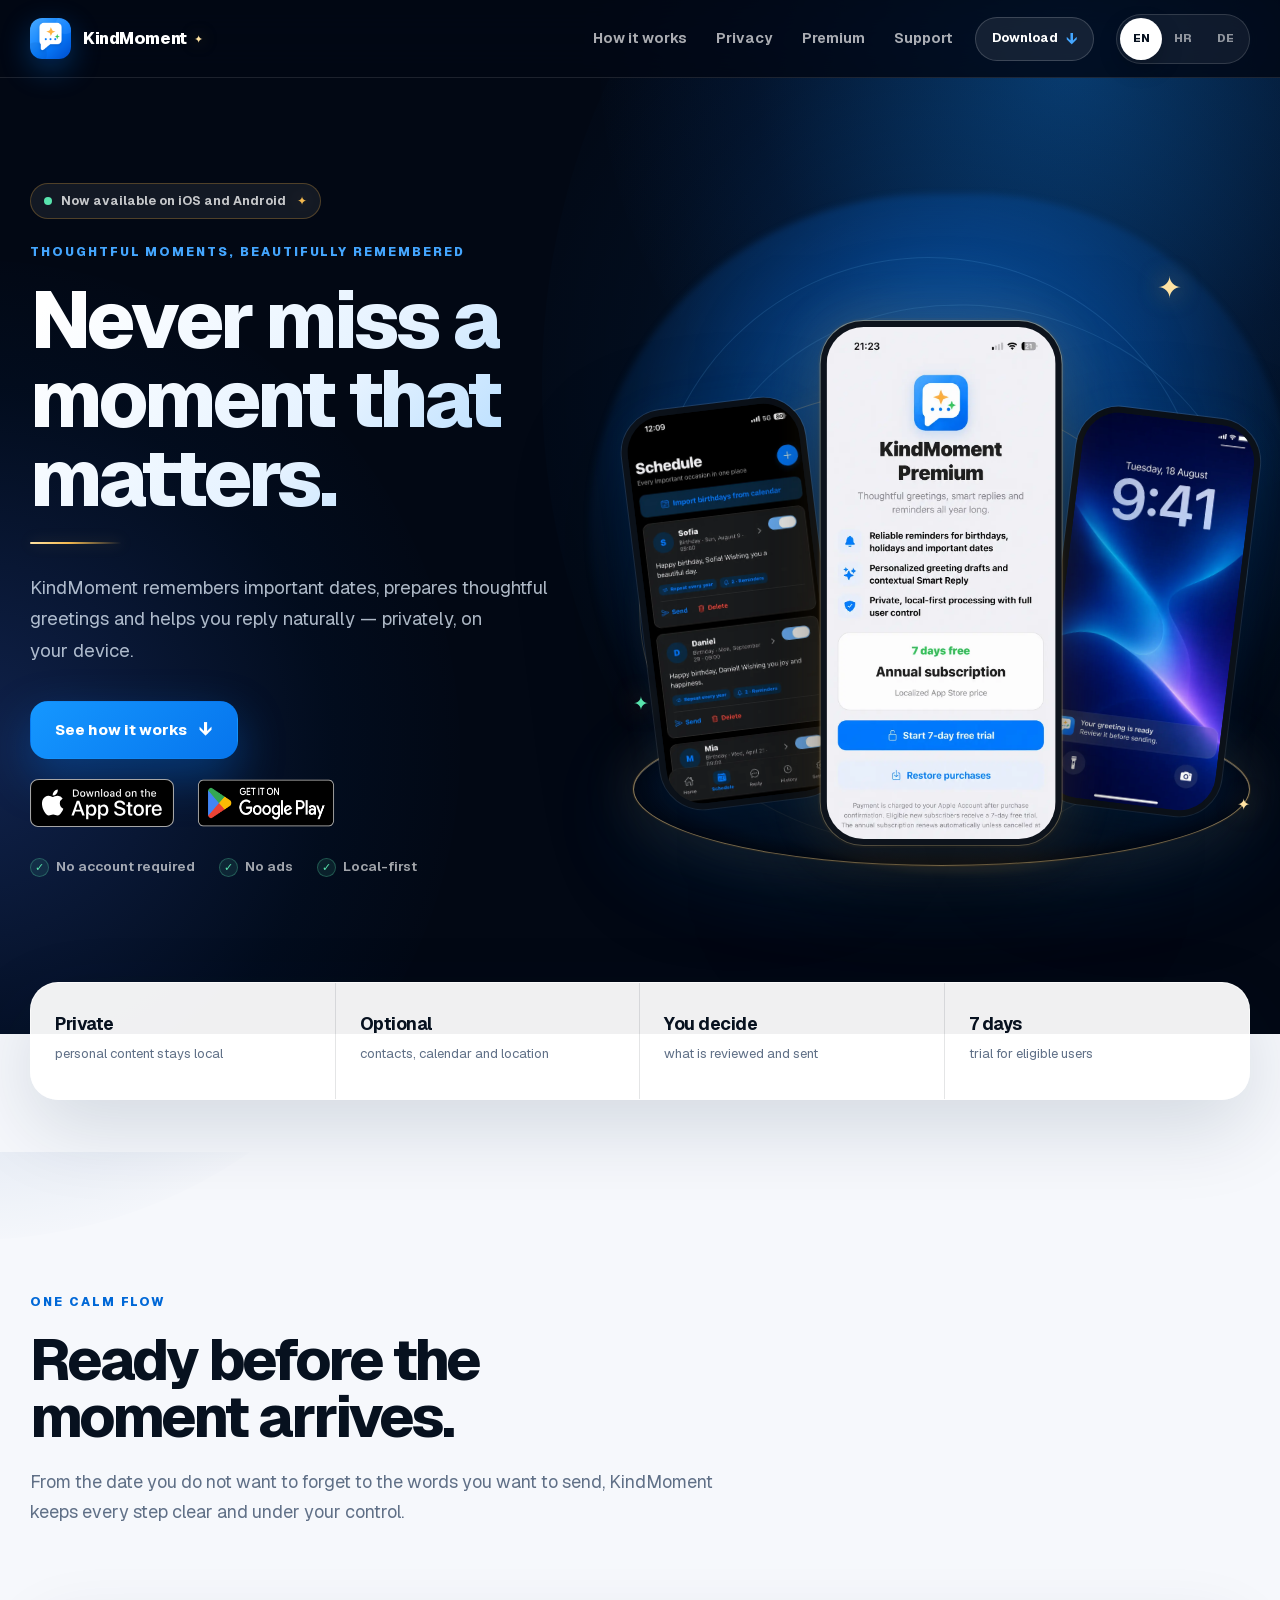
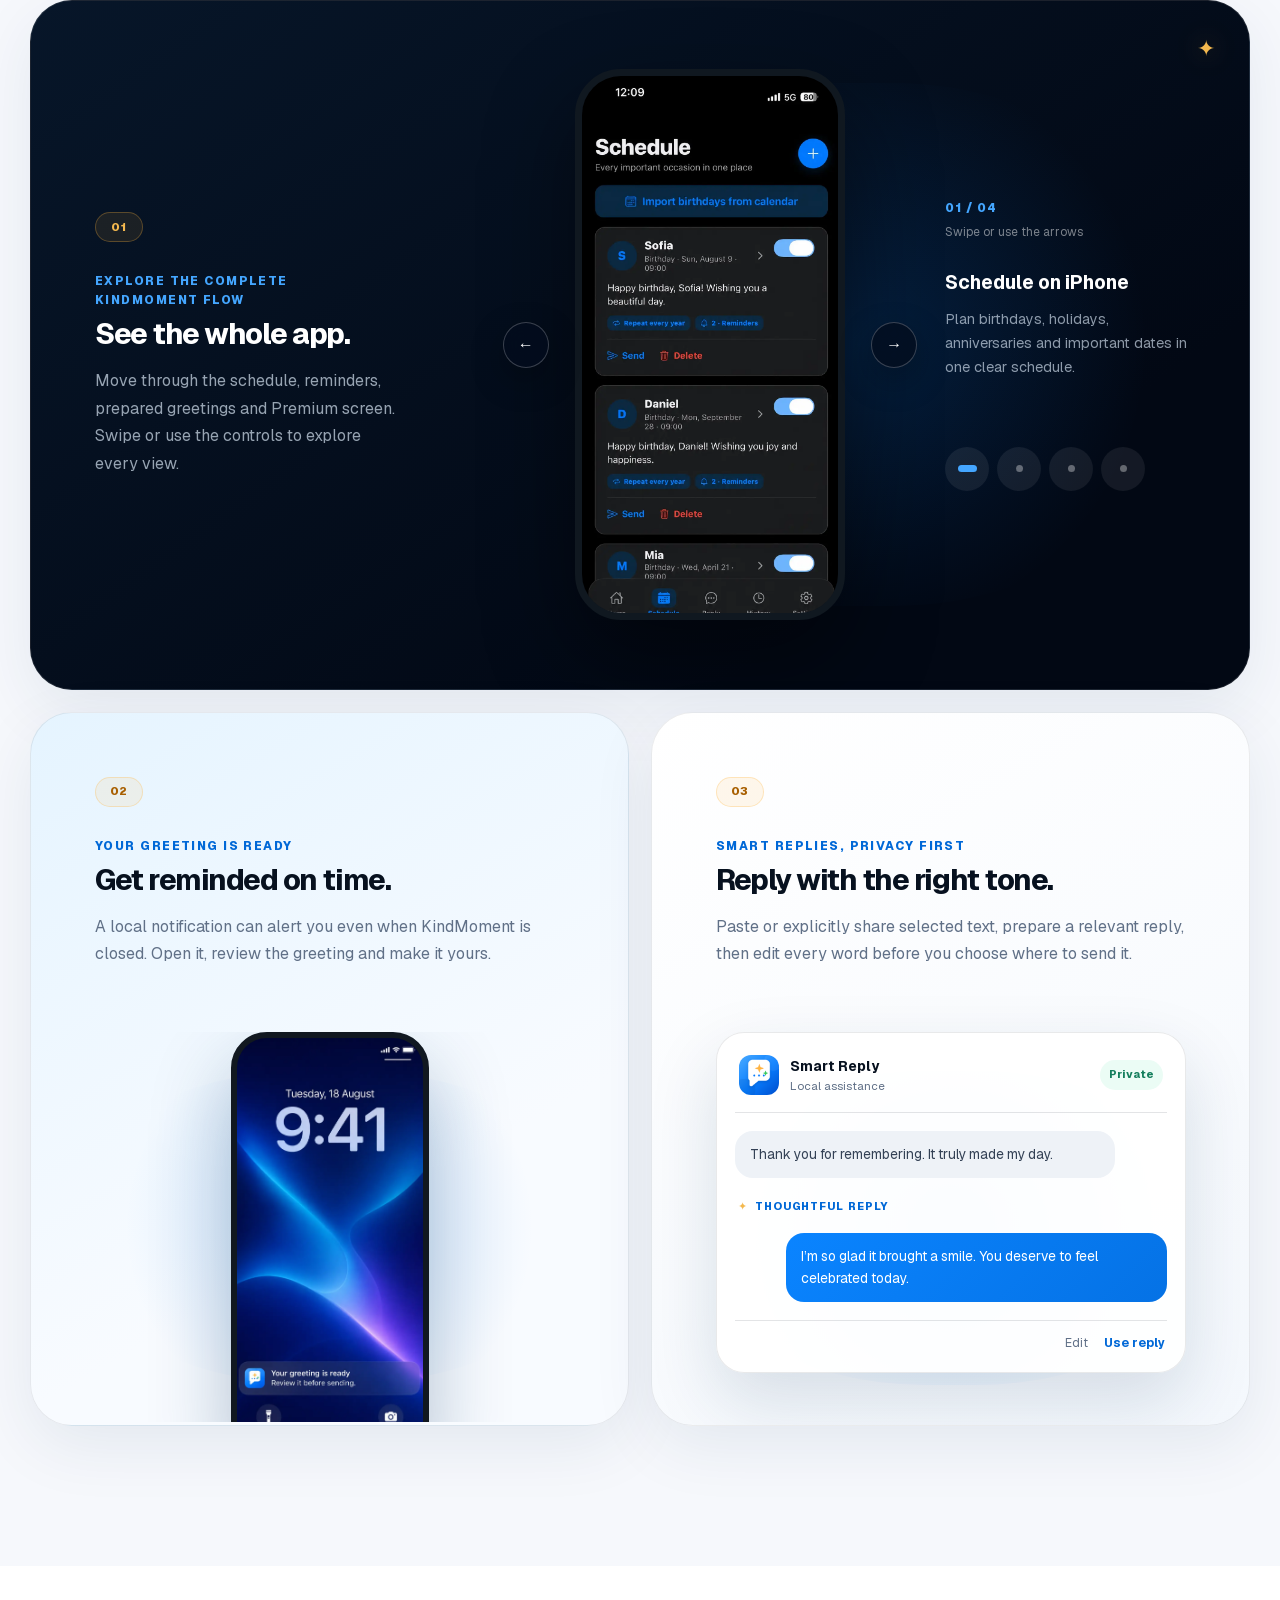
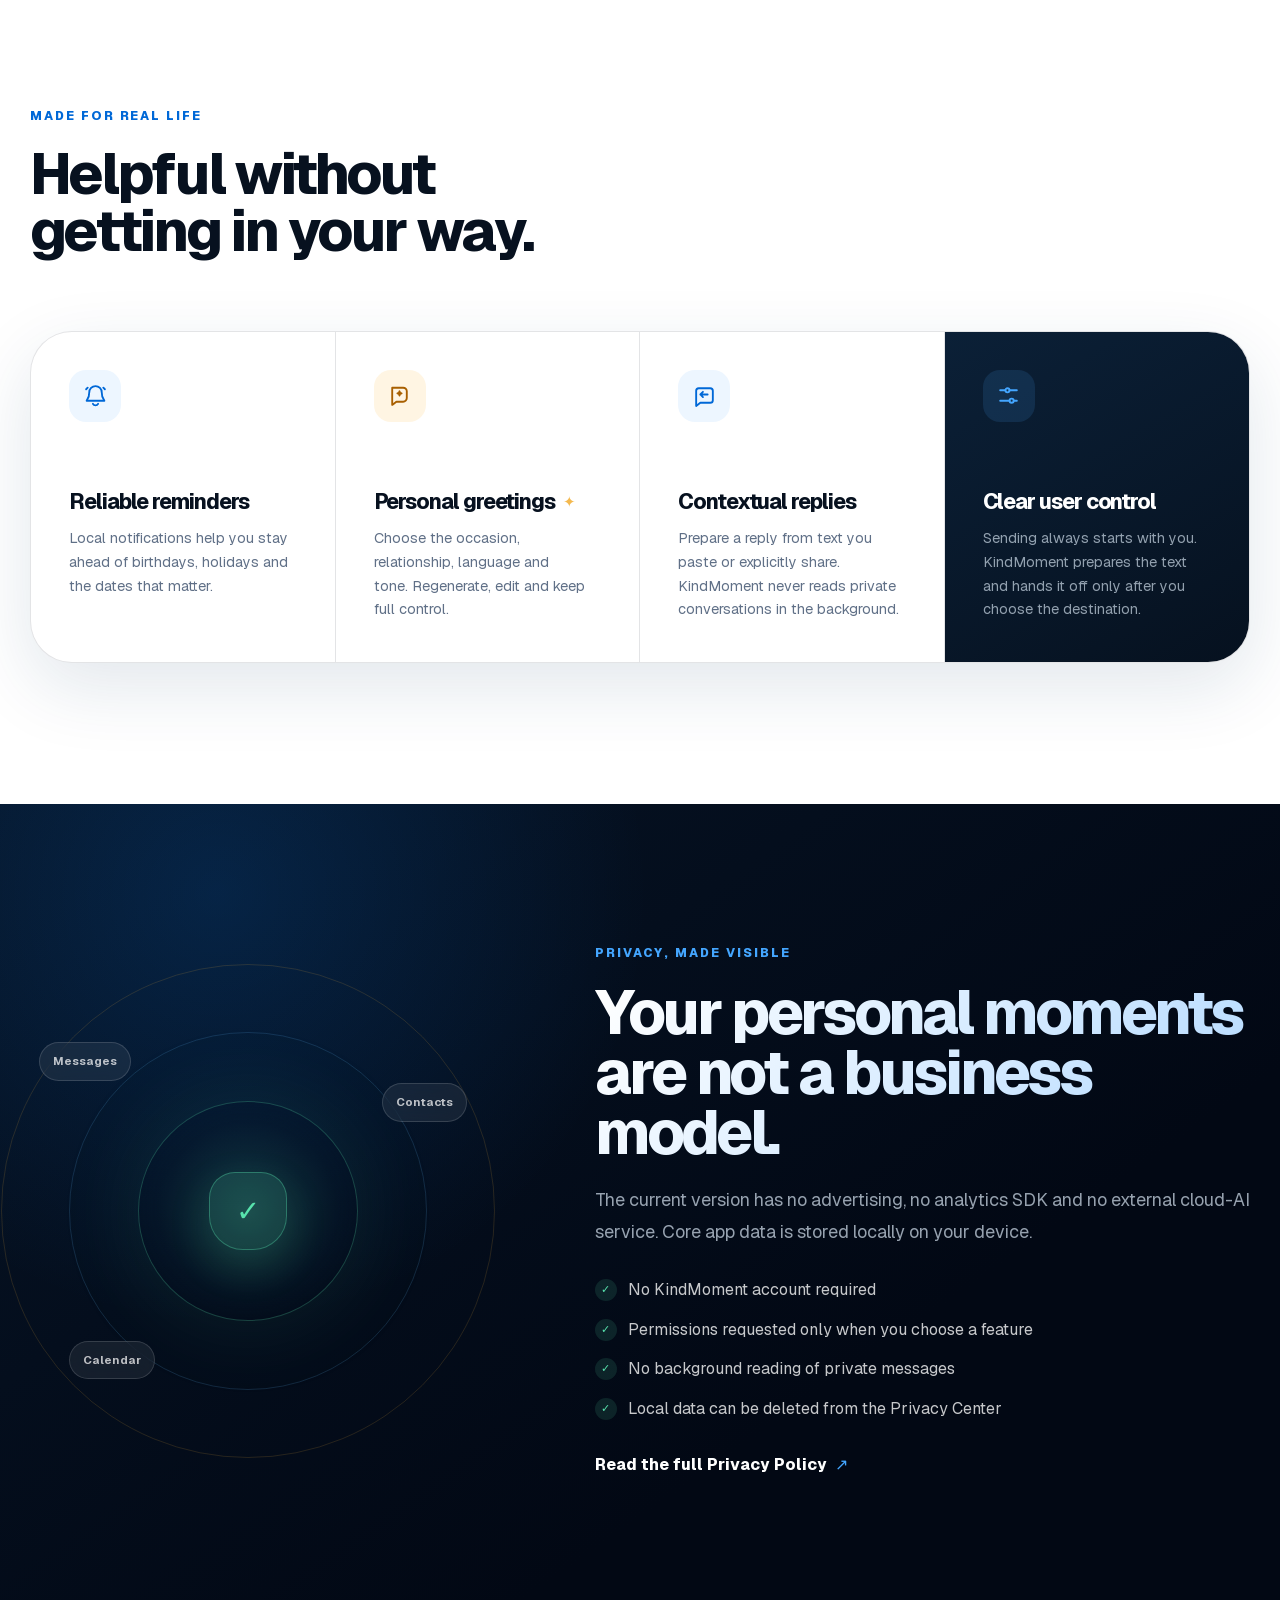
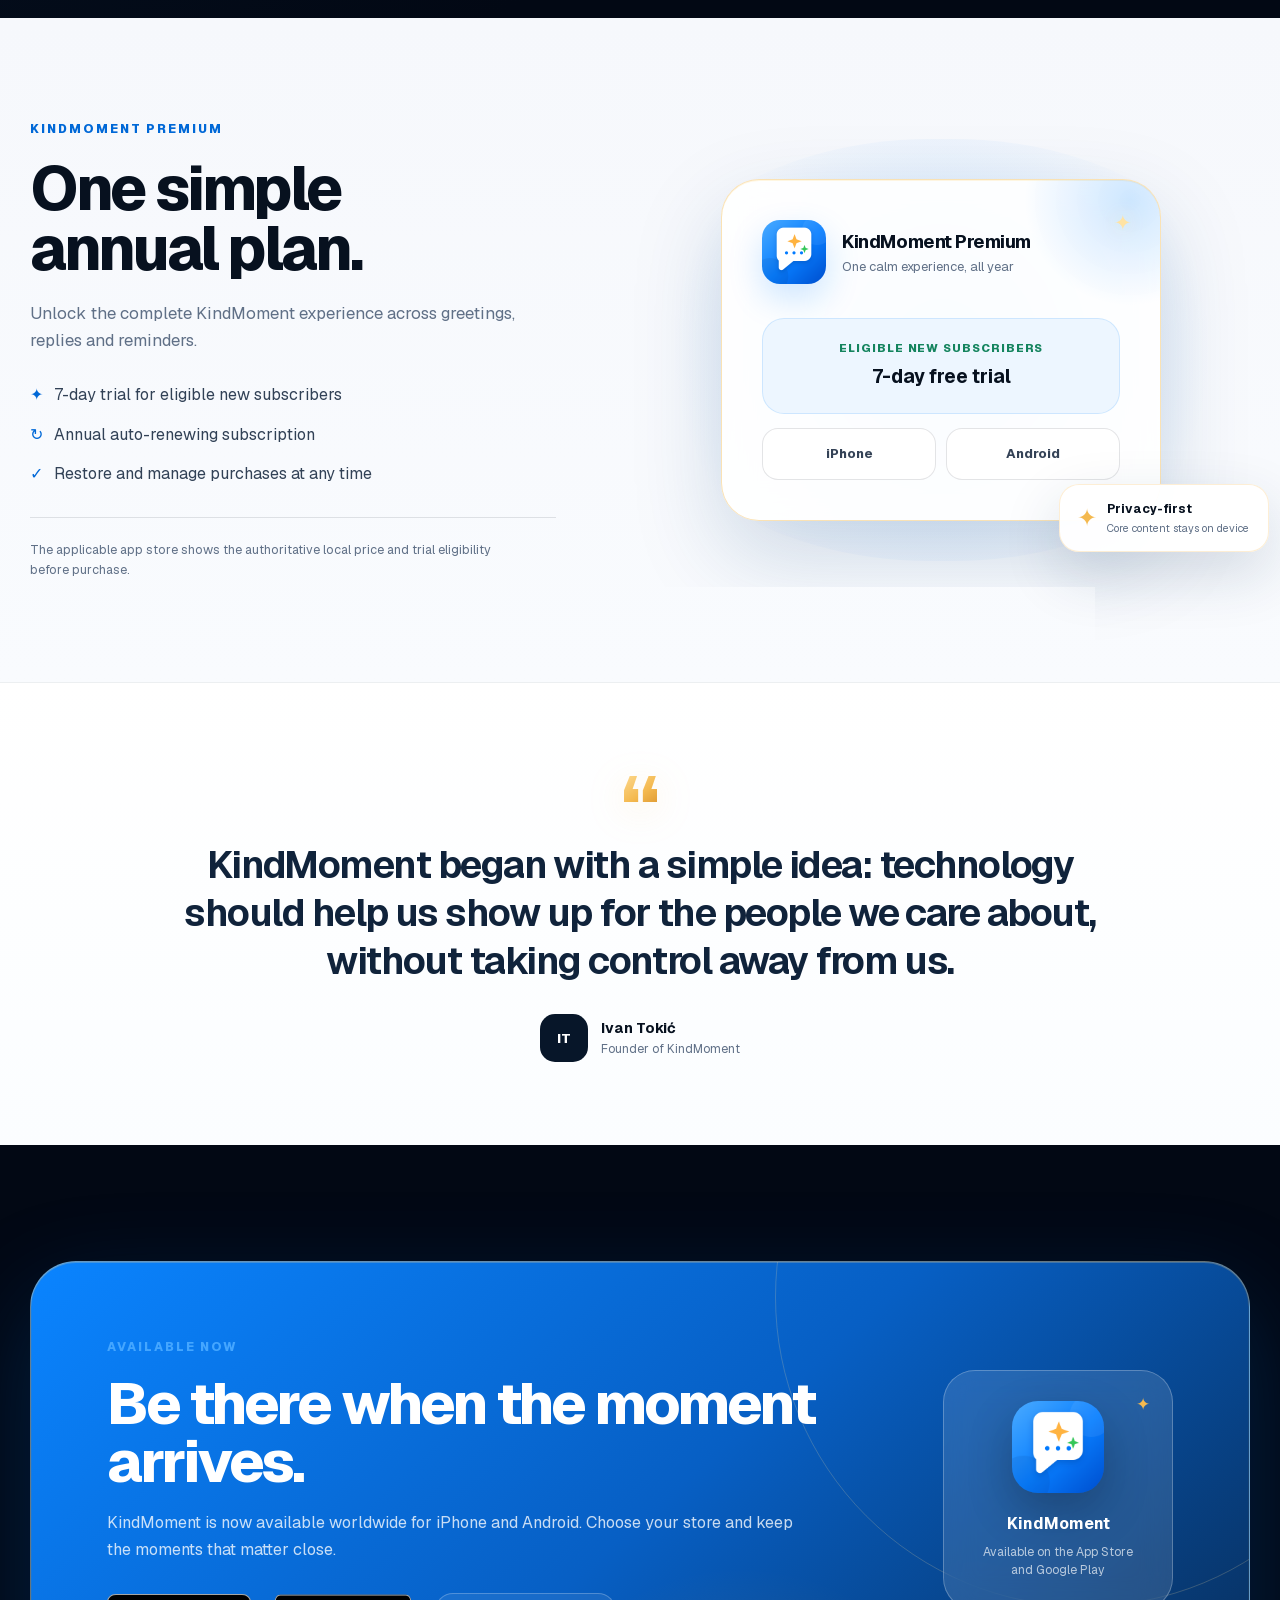
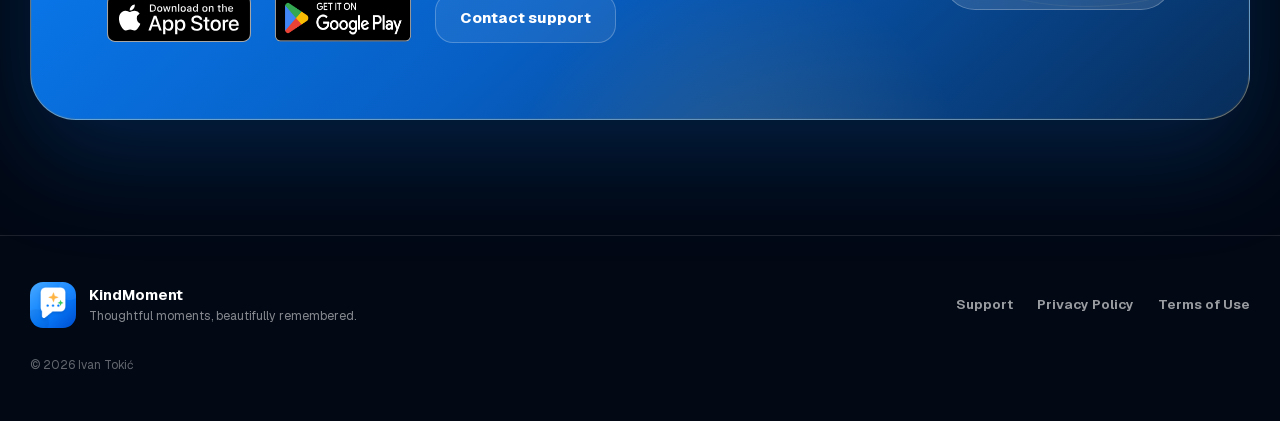
<file: index.html>
<!DOCTYPE html>
<html lang="en">
<head>
<meta name="referrer" content="strict-origin-when-cross-origin"/>
<meta http-equiv="Content-Security-Policy" content="default-src 'self'; script-src 'self' 'unsafe-inline'; style-src 'self' 'unsafe-inline'; img-src 'self' data:; font-src 'self' data:; connect-src 'self'; object-src 'none'; base-uri 'self'; form-action 'self'; upgrade-insecure-requests"/>
<meta charSet="utf-8"/>
<meta name="viewport" content="width=device-width, initial-scale=1"/>
<link rel="preload" href="/assets/kindmoment-premium-real.webp" as="image" fetchPriority="high" media="(min-width: 561px)"/>
<link rel="preload" href="/assets/kindmoment-schedule-real.webp" as="image"/>
<link rel="stylesheet" href="/assets/site-v2.css?v=showcase-8"/>
<title>Birthday Reminder &amp; Personal Greeting App | KindMoment</title>
<meta name="description" content="Remember birthdays and important dates, create personal greetings, and get thoughtful reply help on iPhone and Android—with private, on-device processing."/>
<meta name="application-name" content="KindMoment"/>
<meta name="creator" content="Ivan Tokić"/>
<meta name="publisher" content="Ivan Tokić"/>
<meta name="category" content="productivity"/>
<meta name="robots" content="index, follow"/>
<meta property="og:title" content="Birthday Reminder &amp; Personal Greeting App | KindMoment"/>
<meta property="og:description" content="Remember birthdays and important dates, create personal greetings, and get thoughtful reply help on iPhone and Android—with private, on-device processing."/>
<meta property="og:url" content="https://kindmoment.app/"/>
<meta property="og:type" content="website"/>
<meta property="og:site_name" content="KindMoment"/>
<meta property="og:locale" content="en_US"/>
<meta property="og:locale:alternate" content="hr_HR"/>
<meta property="og:locale:alternate" content="de_DE"/>
<meta property="og:image" content="https://kindmoment.app/assets/kindmoment-social.jpg"/>
<meta property="og:image:width" content="1200"/>
<meta property="og:image:height" content="630"/>
<meta property="og:image:type" content="image/jpeg"/>
<meta property="og:image:alt" content="KindMoment — thoughtful reminders, greetings and replies"/>
<meta name="twitter:card" content="summary_large_image"/>
<meta name="twitter:title" content="Birthday Reminder &amp; Personal Greeting App | KindMoment"/>
<meta name="twitter:description" content="Remember birthdays and important dates, create personal greetings, and get thoughtful reply help on iPhone and Android—with private, on-device processing."/>
<meta name="twitter:image" content="https://kindmoment.app/assets/kindmoment-social.jpg"/>
<link rel="shortcut icon" href="https://kindmoment.app/assets/kindmoment-icon-32.png"/>
<link rel="icon" href="https://kindmoment.app/assets/kindmoment-icon-32.png" sizes="32x32" type="image/png"/>
<link rel="icon" href="https://kindmoment.app/assets/kindmoment-icon-192.png" sizes="192x192" type="image/png"/>
<link rel="icon" href="https://kindmoment.app/favicon.svg" type="image/svg+xml"/>
<link rel="apple-touch-icon" href="https://kindmoment.app/assets/kindmoment-apple-touch-icon.png" sizes="180x180" type="image/png"/>
<link rel="manifest" href="https://kindmoment.app/manifest.webmanifest"/>
<meta name="apple-itunes-app" content="app-id=6790472602"/>
<link rel="canonical" href="https://kindmoment.app/"/>
<link rel="alternate" hrefLang="en" href="https://kindmoment.app/"/>
<link rel="alternate" hrefLang="hr" href="https://kindmoment.app/hr/"/>
<link rel="alternate" hrefLang="de" href="https://kindmoment.app/de/"/>
<link rel="alternate" hrefLang="x-default" href="https://kindmoment.app/"/>
<script src="/assets/section-anchor-scroll-fix-v3.js" defer>
</script>
</head>
<body class="__variable_geist_0tvmz3h __variable_geist_mono_1diim1n antialiased">
<script type="application/ld+json">{"@context":"https://schema.org","@graph":[{"@type":"WebSite","@id":"https://kindmoment.app/#website","url":"https://kindmoment.app/","name":"KindMoment","inLanguage":["en","hr","de"]},{"@type":"MobileApplication","@id":"https://kindmoment.app/#app","name":"KindMoment","url":"https://kindmoment.app/","description":"A private birthday reminder and personal greeting app for iPhone and Android.","image":"https://kindmoment.app/assets/kindmoment-social.jpg","operatingSystem":["iOS","Android"],"applicationCategory":"LifestyleApplication","downloadUrl":["https://apps.apple.com/app/kindmoment/id6790472602","https://play.google.com/store/apps/details?id=com.ivantokic.kindmoment"],"sameAs":["https://apps.apple.com/app/kindmoment/id6790472602","https://play.google.com/store/apps/details?id=com.ivantokic.kindmoment"],"author":{"@type":"Person","name":"Ivan Tokić"}},{"@type":"WebPage","@id":"https://kindmoment.app/#webpage","url":"https://kindmoment.app/","name":"Birthday Reminder & Personal Greeting App | KindMoment","description":"Remember birthdays and important dates, create personal greetings, and get thoughtful reply help on iPhone and Android—with private, on-device processing.","inLanguage":"en","isPartOf":{"@id":"https://kindmoment.app/#website"},"mainEntity":{"@id":"https://kindmoment.app/#app"}}]}</script>
<div class="site-shell" lang="en">
<a class="skip-link" href="#main-content">Skip to main content</a>
<div class="aurora aurora-one" aria-hidden="true">
</div>
<div class="aurora aurora-two" aria-hidden="true">
</div>
<header class="topbar">
<a class="brand" href="/" aria-label="KindMoment">
<img src="/assets/kindmoment-icon.png" width="512" height="512" alt="" decoding="async"/>
<span>KindMoment</span>
</a>
<nav class="main-nav" aria-label="Primary navigation">
<a href="#experience">How it works</a>
<a href="#privacy">Privacy</a>
<a href="#premium">Premium</a>
<a href="/support/">Support</a>
</nav>
<a class="header-cta" href="#download"><strong>Download</strong><span aria-hidden="true">↓</span></a>
<div class="language-switcher" aria-label="Language">
<a href="/" lang="en" hreflang="en" aria-current="page">EN</a>
<a href="/hr/" lang="hr" hreflang="hr">HR</a>
<a href="/de/" lang="de" hreflang="de">DE</a>
</div>
</header>
<main id="main-content" tabindex="-1">
<section class="hero section-width">
<div class="hero-copy">
<div class="launch-pill">
<span class="pulse-dot" aria-hidden="true">
</span>Now available on iOS and Android</div>
<p class="eyebrow">Thoughtful moments, beautifully remembered</p>
<h1>Never miss a moment that matters.</h1>
<p class="hero-lead">KindMoment remembers important dates, prepares thoughtful greetings and helps you reply naturally — privately, on your device.</p>
<div class="hero-actions">
<a class="button button-primary" href="#experience">See how it works<span aria-hidden="true">↓</span>
</a>
<div class="store-links" aria-label="Download KindMoment">
<a class="store-link store-link-apple" href="https://apps.apple.com/app/kindmoment/id6790472602" aria-label="Download KindMoment on the App Store"><img src="/assets/app-store-badge-en.svg" width="120" height="40" alt="Download on the App Store"/></a>
<a class="store-link store-link-google" href="https://play.google.com/store/apps/details?id=com.ivantokic.kindmoment" aria-label="Get KindMoment on Google Play"><img src="/assets/google-play-badge-en.png" width="646" height="250" alt="Get it on Google Play"/></a>
</div>
</div>
<ul class="hero-trust" aria-label="KindMoment highlights">
<li>
<span aria-hidden="true">✓</span>No account required</li>
<li>
<span aria-hidden="true">✓</span>No ads</li>
<li>
<span aria-hidden="true">✓</span>Local-first</li>
</ul>
</div>
<div class="hero-stage" role="group" aria-label="KindMoment app preview">
<div class="stage-aura" aria-hidden="true">
</div>
<div class="orbit orbit-one" aria-hidden="true">
</div>
<div class="orbit orbit-two" aria-hidden="true">
</div>
<div class="orbit orbit-three" aria-hidden="true">
</div>
<div class="spark spark-one" aria-hidden="true">✦</div>
<div class="spark spark-two" aria-hidden="true">✦</div>
<div class="spark spark-three" aria-hidden="true">✦</div>
<div class="stage-platform" aria-hidden="true">
</div>
<figure class="phone phone-schedule">
<img class="real-app-screen" src="/assets/kindmoment-schedule-real.webp" width="851" height="1848" alt="KindMoment schedule on iPhone" loading="eager" decoding="async"/>
</figure>
<figure class="phone phone-premium">
<img class="real-app-screen" src="/assets/kindmoment-premium-real.webp" width="720" height="1567" alt="KindMoment Premium annual plan" loading="eager" fetchPriority="high" decoding="async"/>
</figure>
<figure class="phone phone-reminder">
<img class="real-app-screen" src="/assets/kindmoment-notification-real.webp" width="853" height="1844" alt="KindMoment greeting-ready reminder on an iPhone lock screen" loading="eager" decoding="async"/>
</figure>
</div>
</section>
<section class="proof-strip" aria-label="KindMoment highlights">
<div class="proof-grid section-width">
<article>
<strong>Private</strong>
<span>personal content stays local</span>
</article>
<article>
<strong>Optional</strong>
<span>contacts, calendar and location</span>
</article>
<article>
<strong>You decide</strong>
<span>what is reviewed and sent</span>
</article>
<article>
<strong>7 days</strong>
<span>trial for eligible users</span>
</article>
</div>
</section>
<section class="story section-width page-section" id="experience">
<div class="section-heading">
<p class="eyebrow">One calm flow</p>
<h2>Ready before the moment arrives.</h2>
<p>From the date you do not want to forget to the words you want to send, KindMoment keeps every step clear and under your control.</p>
</div>
<div class="story-stack">
<article class="story-card story-card-1">
<div class="story-content">
<span class="story-number">01</span>
<p class="story-kicker">Explore the complete KindMoment flow</p>
<h3>See the whole app.</h3>
<p class="story-body">Move through the schedule, reminders, prepared greetings and Premium screen. Swipe or use the controls to explore every view.</p>
</div>
<div class="story-visual">
<div class="story-glow" aria-hidden="true">
</div>
<div class="app-tour" role="region" aria-roledescription="carousel" aria-label="Explore KindMoment app screens" tabindex="0">
<div class="app-tour-phone-wrap">
<div class="app-tour-phone">
<div class="app-tour-track" style="transform:translateX(-0%)">
<figure class="app-tour-slide" aria-hidden="false">
<img src="/assets/kindmoment-schedule-real.webp" width="851" height="1848" alt="KindMoment app screen tour" loading="eager" decoding="async" draggable="false"/>
</figure>
<figure class="app-tour-slide" aria-hidden="true">
<img src="/assets/kindmoment-android-schedule-v2.webp" width="790" height="1515" alt="" loading="lazy" decoding="async" draggable="false"/>
</figure>
<figure class="app-tour-slide" aria-hidden="true">
<img src="/assets/kindmoment-notification-real.webp" width="853" height="1844" alt="" loading="lazy" decoding="async" draggable="false"/>
</figure>
<figure class="app-tour-slide" aria-hidden="true">
<img src="/assets/kindmoment-premium-real.webp" width="720" height="1567" alt="" loading="lazy" decoding="async" draggable="false"/>
</figure>
</div>
</div>
<button class="app-tour-arrow app-tour-arrow-previous" type="button" aria-label="Previous app screen">
<span aria-hidden="true">←</span>
</button>
<button class="app-tour-arrow app-tour-arrow-next" type="button" aria-label="Next app screen">
<span aria-hidden="true">→</span>
</button>
</div>
<div class="app-tour-meta">
<div class="app-tour-status" role="status" aria-atomic="true">
<div class="app-tour-meta-topline">
<span>01<!-- --> /<!-- --> <!-- -->04</span>
<small>Swipe or use the arrows</small>
</div>
<strong>Schedule</strong>
<p>Plan birthdays, holidays, anniversaries and important dates in one clear schedule.</p>
</div>
<div class="app-tour-dots" role="group" aria-label="Explore KindMoment app screens">
<button type="button" aria-label="Show: Schedule" aria-current="true">
<span aria-hidden="true">
</span>
</button>
<button type="button" aria-label="Show: KindMoment on Android">
<span aria-hidden="true">
</span>
</button>
<button type="button" aria-label="Show: Get reminded on time">
<span aria-hidden="true">
</span>
</button>
<button type="button" aria-label="Show: KindMoment Premium">
<span aria-hidden="true">
</span>
</button>
</div>
</div>
</div>
</div>
</article>
<article class="story-card story-card-2" id="reminders">
<div class="story-content">
<span class="story-number">02</span>
<p class="story-kicker">Your greeting is ready</p>
<h3>Get reminded on time.</h3>
<p class="story-body">A local notification can alert you even when KindMoment is closed. Open it, review the greeting and make it yours.</p>
</div>
<div class="story-visual">
<div class="story-glow" aria-hidden="true">
</div>
<figure class="story-phone story-phone-notification">
<img class="real-app-screen" src="/assets/kindmoment-notification-real.webp" width="853" height="1844" alt="KindMoment reminder on an iPhone lock screen" loading="lazy" fetchPriority="auto" decoding="async"/>
</figure>
</div>
</article>
<article class="story-card story-card-3" id="smart-reply">
<div class="story-content">
<span class="story-number">03</span>
<p class="story-kicker">Smart replies, privacy first</p>
<h3>Reply with the right tone.</h3>
<p class="story-body">Paste or explicitly share selected text, prepare a relevant reply, then edit every word before you choose where to send it.</p>
</div>
<div class="story-visual">
<div class="story-glow" aria-hidden="true">
</div>
<div class="reply-demo" role="group" aria-label="KindMoment contextual reply preview">
<div class="reply-demo-bar">
<img src="/assets/kindmoment-icon.png" width="512" height="512" alt="" decoding="async"/>
<div>
<strong>Smart Reply</strong>
<span>Local assistance</span>
</div>
<span class="reply-private">Private</span>
</div>
<div class="message-bubble message-in">Thank you for remembering. It truly made my day.</div>
<div class="reply-label">
<span aria-hidden="true">✦</span> <!-- -->Thoughtful reply</div>
<div class="message-bubble message-out">I’m so glad it brought a smile. You deserve to feel celebrated today.</div>
<div class="reply-actions">
<span>Edit</span>
<strong>Use reply</strong>
</div>
</div>
</div>
</article>
</div>
</section>
<section class="features page-section">
<div class="section-width">
<div class="section-heading">
<p class="eyebrow">Made for real life</p>
<h2>Helpful without getting in your way.</h2>
</div>
<div class="feature-grid">
<article class="feature-card ">
<span class="feature-icon" aria-hidden="true">
<svg viewBox="0 0 24 24" fill="none" stroke="currentColor" stroke-width="1.8" stroke-linecap="round" stroke-linejoin="round" vector-effect="non-scaling-stroke" focusable="false" aria-hidden="true">
<path d="M18 9a6 6 0 0 0-12 0c0 6-2.5 6.8-2.5 8h17c0-1.2-2.5-2-2.5-8Z">
</path>
<path d="M9.5 20a2.8 2.8 0 0 0 5 0">
</path>
<path d="m4.5 4.5-1.5 1.5M19.5 4.5 21 6">
</path>
</svg>
</span>
<h3>Reliable reminders</h3>
<p>Local notifications help you stay ahead of birthdays, holidays and the dates that matter.</p>
</article>
<article class="feature-card ">
<span class="feature-icon" aria-hidden="true">
<svg viewBox="0 0 24 24" fill="none" stroke="currentColor" stroke-width="1.8" stroke-linecap="round" stroke-linejoin="round" vector-effect="non-scaling-stroke" focusable="false" aria-hidden="true">
<path d="M5 4.5h10.5A3.5 3.5 0 0 1 19 8v6.5a3.5 3.5 0 0 1-3.5 3.5H9l-4 3V4.5Z">
</path>
<path d="m12 8 .55 1.45L14 10l-1.45.55L12 12l-.55-1.45L10 10l1.45-.55L12 8Z">
</path>
</svg>
</span>
<h3>Personal greetings</h3>
<p>Choose the occasion, relationship, language and tone. Regenerate, edit and keep full control.</p>
</article>
<article class="feature-card ">
<span class="feature-icon" aria-hidden="true">
<svg viewBox="0 0 24 24" fill="none" stroke="currentColor" stroke-width="1.8" stroke-linecap="round" stroke-linejoin="round" vector-effect="non-scaling-stroke" focusable="false" aria-hidden="true">
<path d="M20 16.5a2.5 2.5 0 0 1-2.5 2.5H8l-4 3V7.5A2.5 2.5 0 0 1 6.5 5h11A2.5 2.5 0 0 1 20 7.5Z">
</path>
<path d="M15 11H8m2.5-2.5L8 11l2.5 2.5">
</path>
</svg>
</span>
<h3>Contextual replies</h3>
<p>Prepare a reply from text you paste or explicitly share. KindMoment never reads private conversations in the background.</p>
</article>
<article class="feature-card feature-dark">
<span class="feature-icon" aria-hidden="true">
<svg viewBox="0 0 24 24" fill="none" stroke="currentColor" stroke-width="1.8" stroke-linecap="round" stroke-linejoin="round" vector-effect="non-scaling-stroke" focusable="false" aria-hidden="true">
<path d="M4 7h5m4 0h7M4 17h9m4 0h3">
</path>
<circle cx="11" cy="7" r="2">
</circle>
<circle cx="15" cy="17" r="2">
</circle>
</svg>
</span>
<h3>Clear user control</h3>
<p>Sending always starts with you. KindMoment prepares the text and hands it off only after you choose the destination.</p>
</article>
</div>
</div>
</section>
<section class="privacy-section page-section" id="privacy">
<div class="section-width privacy-layout">
<div class="privacy-visual" aria-hidden="true">
<div class="shield-orb">
<div class="shield">✓</div>
<span class="shield-ring shield-ring-one">
</span>
<span class="shield-ring shield-ring-two">
</span>
</div>
<span class="data-pill data-pill-one">Messages</span>
<span class="data-pill data-pill-two">Contacts</span>
<span class="data-pill data-pill-three">Calendar</span>
</div>
<div class="privacy-copy">
<p class="eyebrow eyebrow-light">Privacy, made visible</p>
<h2>Your personal moments are not a business model.</h2>
<p class="privacy-lead">The current version has no advertising, no analytics SDK and no external cloud-AI service. Core app data is stored locally on your device.</p>
<ul>
<li>
<span aria-hidden="true">✓</span>No KindMoment account required</li>
<li>
<span aria-hidden="true">✓</span>Permissions requested only when you choose a feature</li>
<li>
<span aria-hidden="true">✓</span>No background reading of private messages</li>
<li>
<span aria-hidden="true">✓</span>Local data can be deleted from the Privacy Center</li>
</ul>
<a class="text-link light-link" href="/privacy.html">Read the full Privacy Policy<!-- --> <span aria-hidden="true">↗</span>
</a>
</div>
</div>
</section>
<section class="premium-section section-width page-section" id="premium">
<div class="premium-copy">
<p class="eyebrow">KindMoment Premium</p>
<h2>One simple annual plan.</h2>
<p>Unlock the complete KindMoment experience across greetings, replies and reminders.</p>
<ul class="premium-list">
<li>
<span aria-hidden="true">✦</span>7-day trial for eligible new subscribers</li>
<li>
<span aria-hidden="true">↻</span>Annual auto-renewing subscription</li>
<li>
<span aria-hidden="true">✓</span>Restore and manage purchases at any time</li>
</ul>
<p class="premium-note">The applicable app store shows the authoritative local price and trial eligibility before purchase.</p>
</div>
<div class="premium-visual">
<div class="premium-halo" aria-hidden="true">
</div>
<div class="premium-card">
<div class="premium-card-header"><img src="/assets/kindmoment-icon.png" width="1024" height="1024" alt="" loading="lazy"/><div><strong>KindMoment Premium</strong><span>One calm experience, all year</span></div></div>
<div class="premium-card-trial"><span>Eligible new subscribers</span><strong>7-day free trial</strong></div>
<div class="premium-platforms" aria-label="Available platforms"><span>iPhone</span><span>Android</span></div>
</div>
<div class="premium-badge" aria-hidden="true">
<span>✦</span>
<strong>Privacy-first</strong>
<small>Core content stays on device</small>
</div>
</div>
</section>
<section class="founder-section section-width">
<h2 class="sr-only">Founder of KindMoment</h2>
<div class="founder-mark" aria-hidden="true">“</div>
<blockquote>KindMoment began with a simple idea: technology should help us show up for the people we care about, without taking control away from us.</blockquote>
<div class="founder-person">
<div class="founder-monogram" aria-hidden="true">IT</div>
<div>
<strong>Ivan Tokić</strong>
<span>Founder of KindMoment</span>
</div>
</div>
</section>
<section class="launch-section section-width" id="download">
<div class="launch-copy">
<p class="eyebrow eyebrow-light">Available now</p>
<h2>Be there when the moment arrives.</h2>
<p>KindMoment is now available worldwide for iPhone and Android. Choose your store and keep the moments that matter close.</p>
<div class="launch-actions">
<div class="store-links" aria-label="Download KindMoment">
<a class="store-link store-link-apple" href="https://apps.apple.com/app/kindmoment/id6790472602" aria-label="Download KindMoment on the App Store"><img src="/assets/app-store-badge-en.svg" width="120" height="40" alt="Download on the App Store" loading="lazy"/></a>
<a class="store-link store-link-google" href="https://play.google.com/store/apps/details?id=com.ivantokic.kindmoment" aria-label="Get KindMoment on Google Play"><img src="/assets/google-play-badge-en.png" width="646" height="250" alt="Get it on Google Play" loading="lazy"/></a>
</div>
<a class="button button-outline-light" href="mailto:tokicx@gmail.com?subject=KindMoment%20Support">Contact support</a>
</div>
</div>
<div class="download-card">
<img src="/assets/kindmoment-icon.png" alt="" width="1024" height="1024" loading="lazy"/>
<strong>KindMoment</strong>
<span>Available on the App Store and Google Play</span>
</div>
</section>
</main>
<footer class="footer">
<div class="section-width footer-layout">
<div class="footer-brand">
<img src="/assets/kindmoment-icon.png" width="512" height="512" alt="" loading="lazy" decoding="async"/>
<div>
<strong>KindMoment</strong>
<span>Thoughtful moments, beautifully remembered.</span>
</div>
</div>
<div class="footer-links">
<a href="/support/">Support</a>
<a href="/privacy.html">Privacy Policy</a>
<a href="/terms.html">Terms of Use</a>
</div>
<p>© 2026 Ivan Tokić</p>
</div>
</footer>
</div>
<script src="/assets/site-v2.js" defer>
</script>
</body>
</html>
</file>
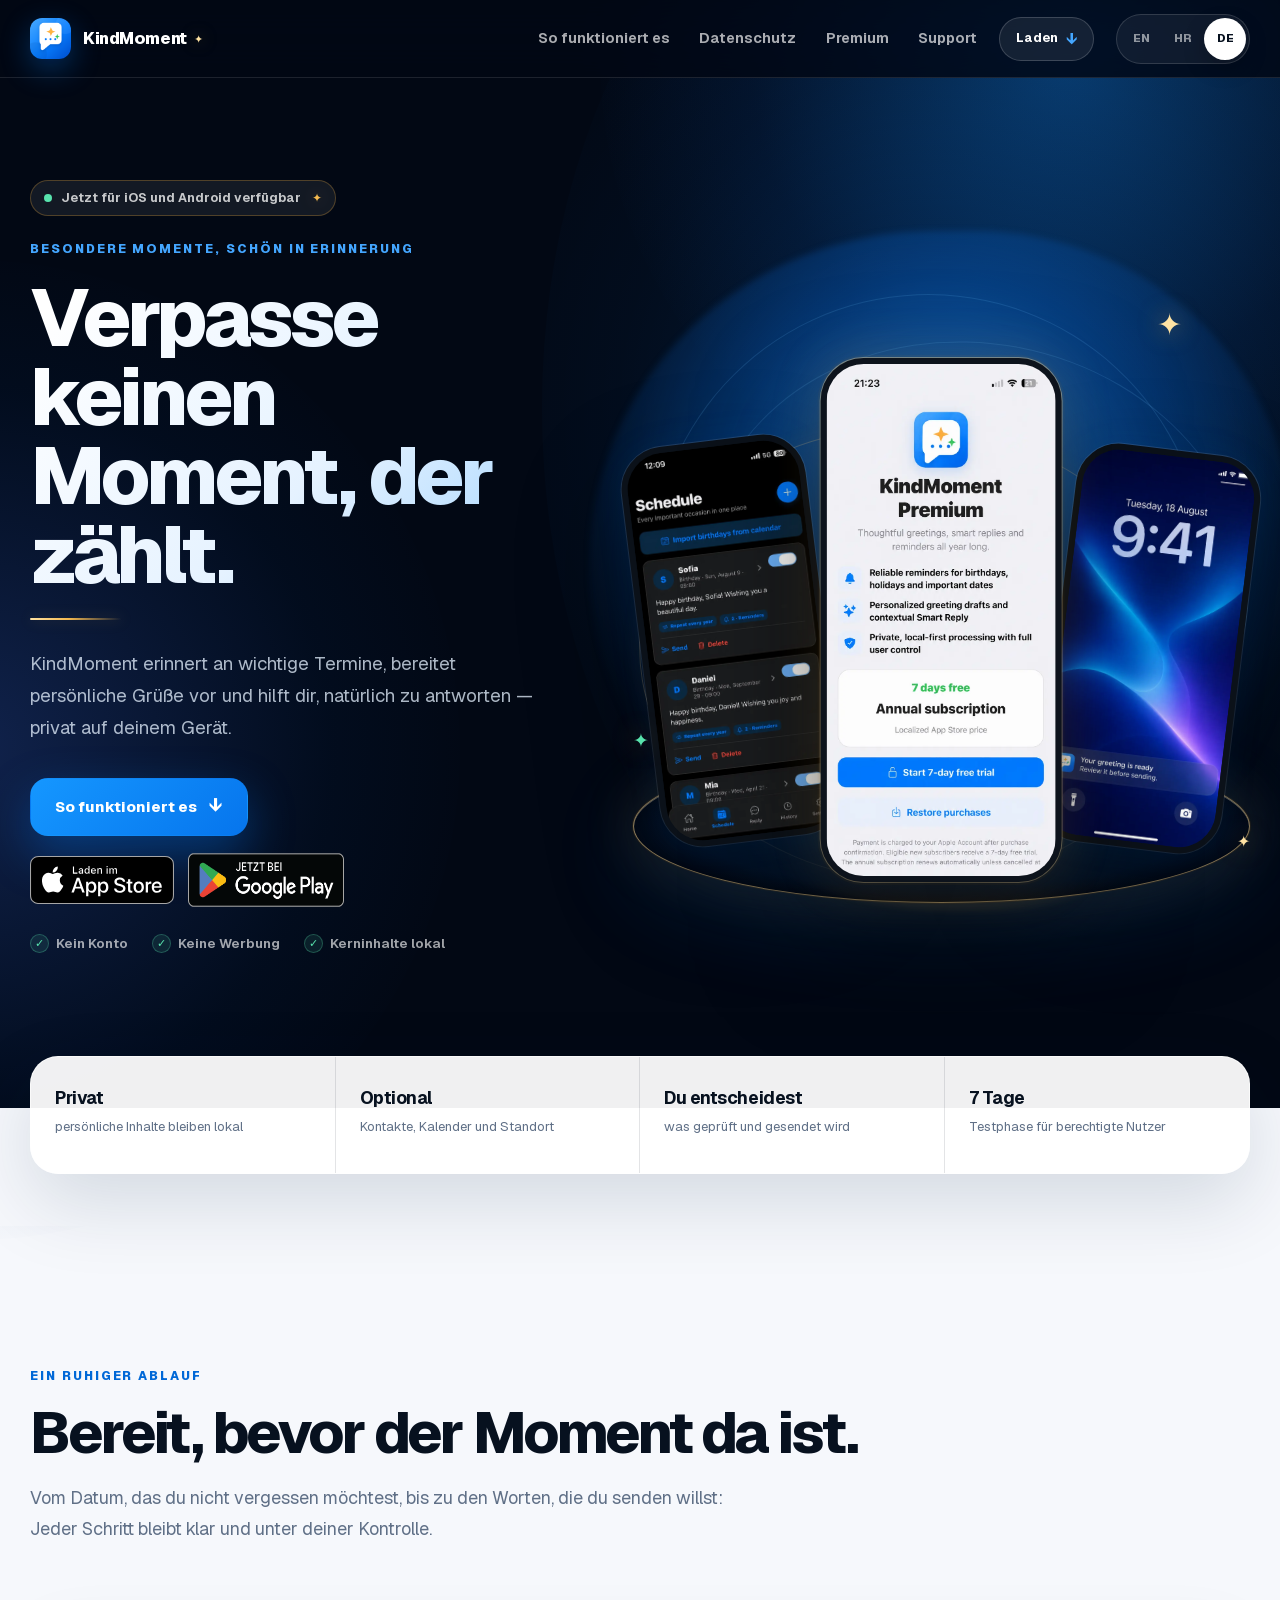
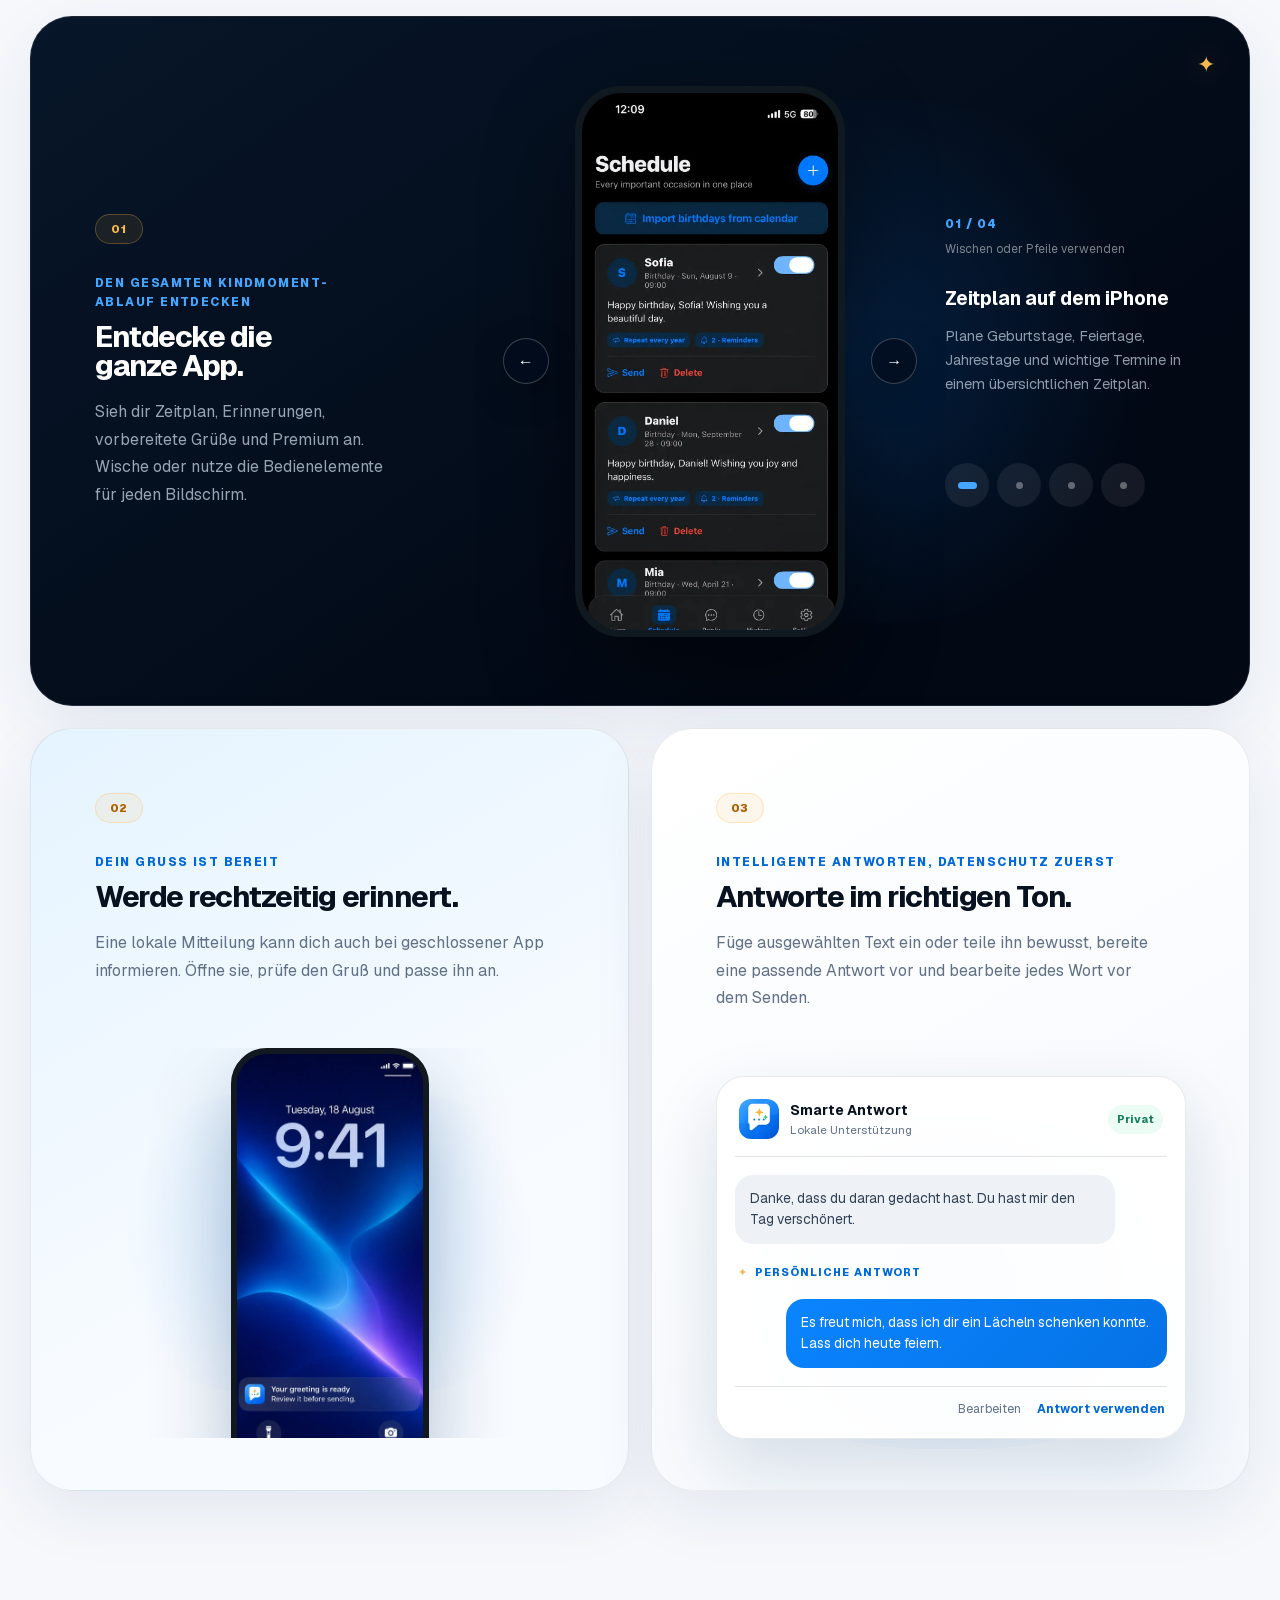
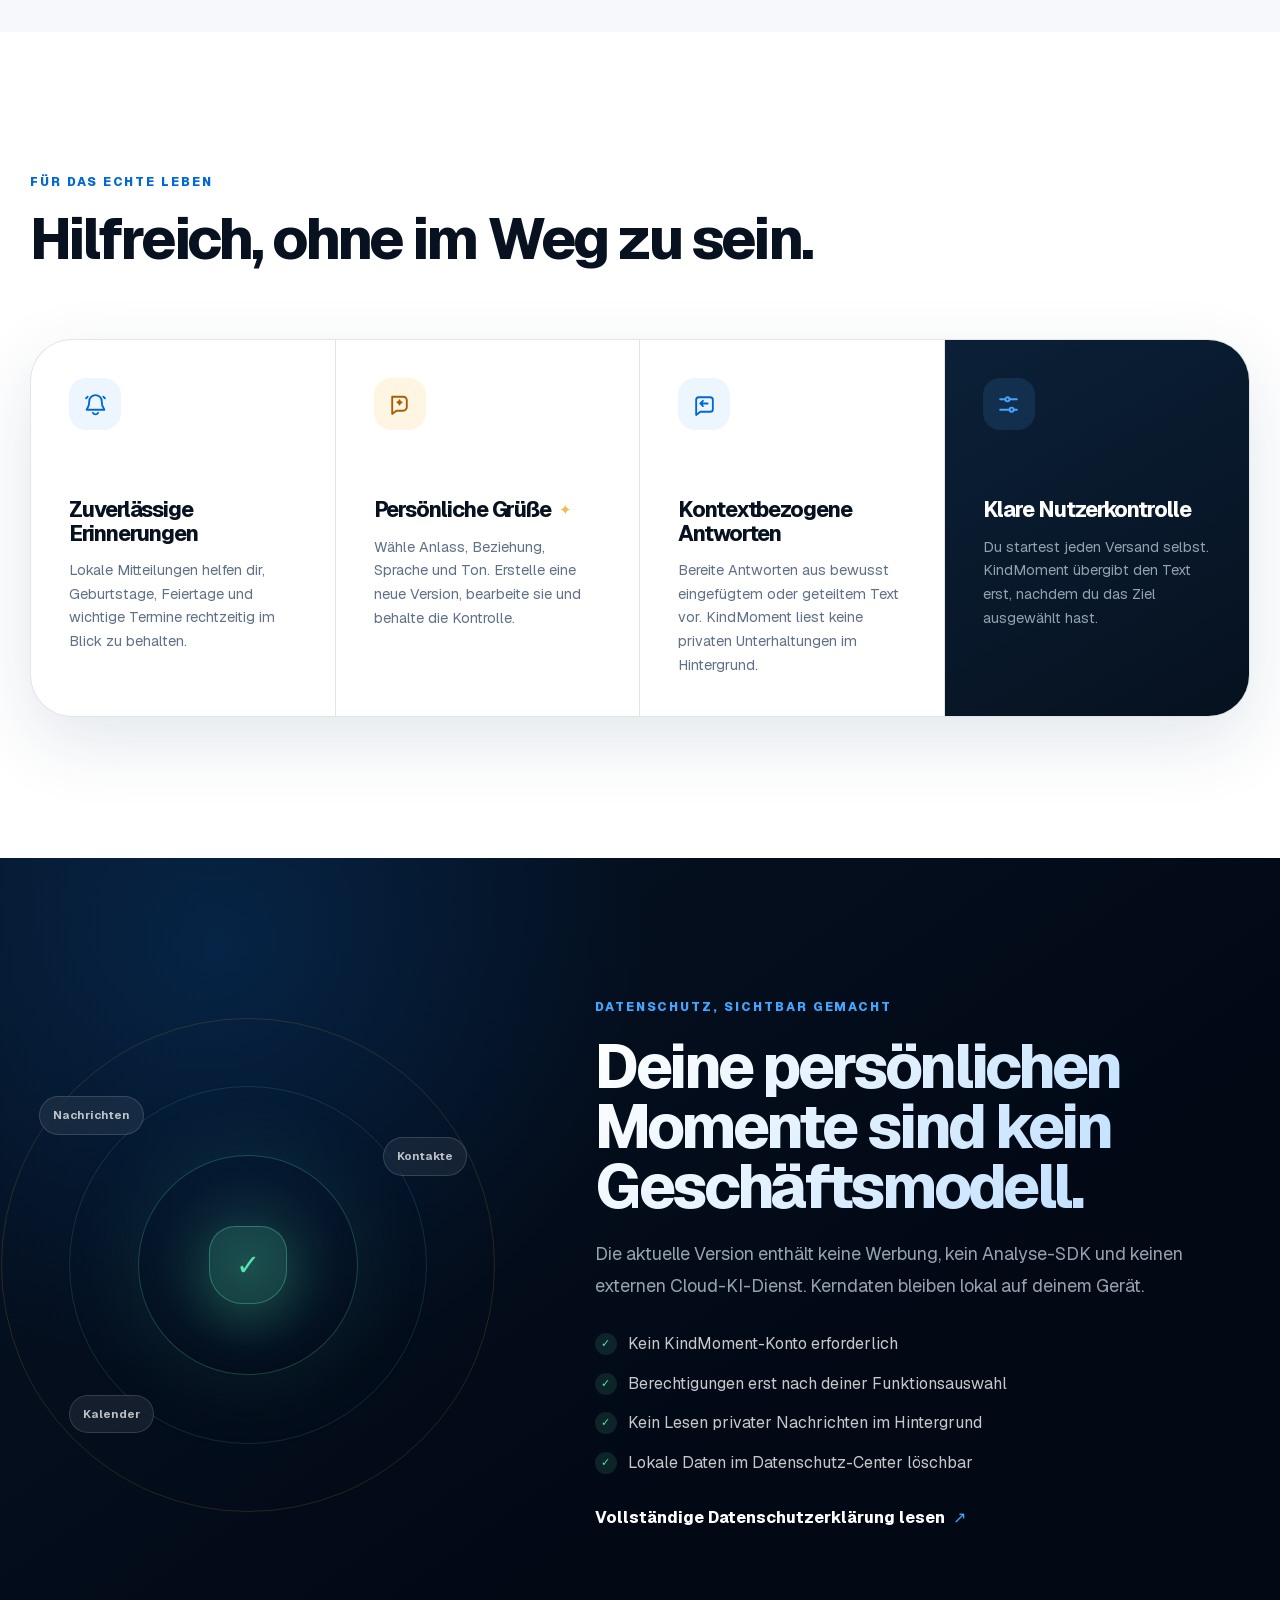
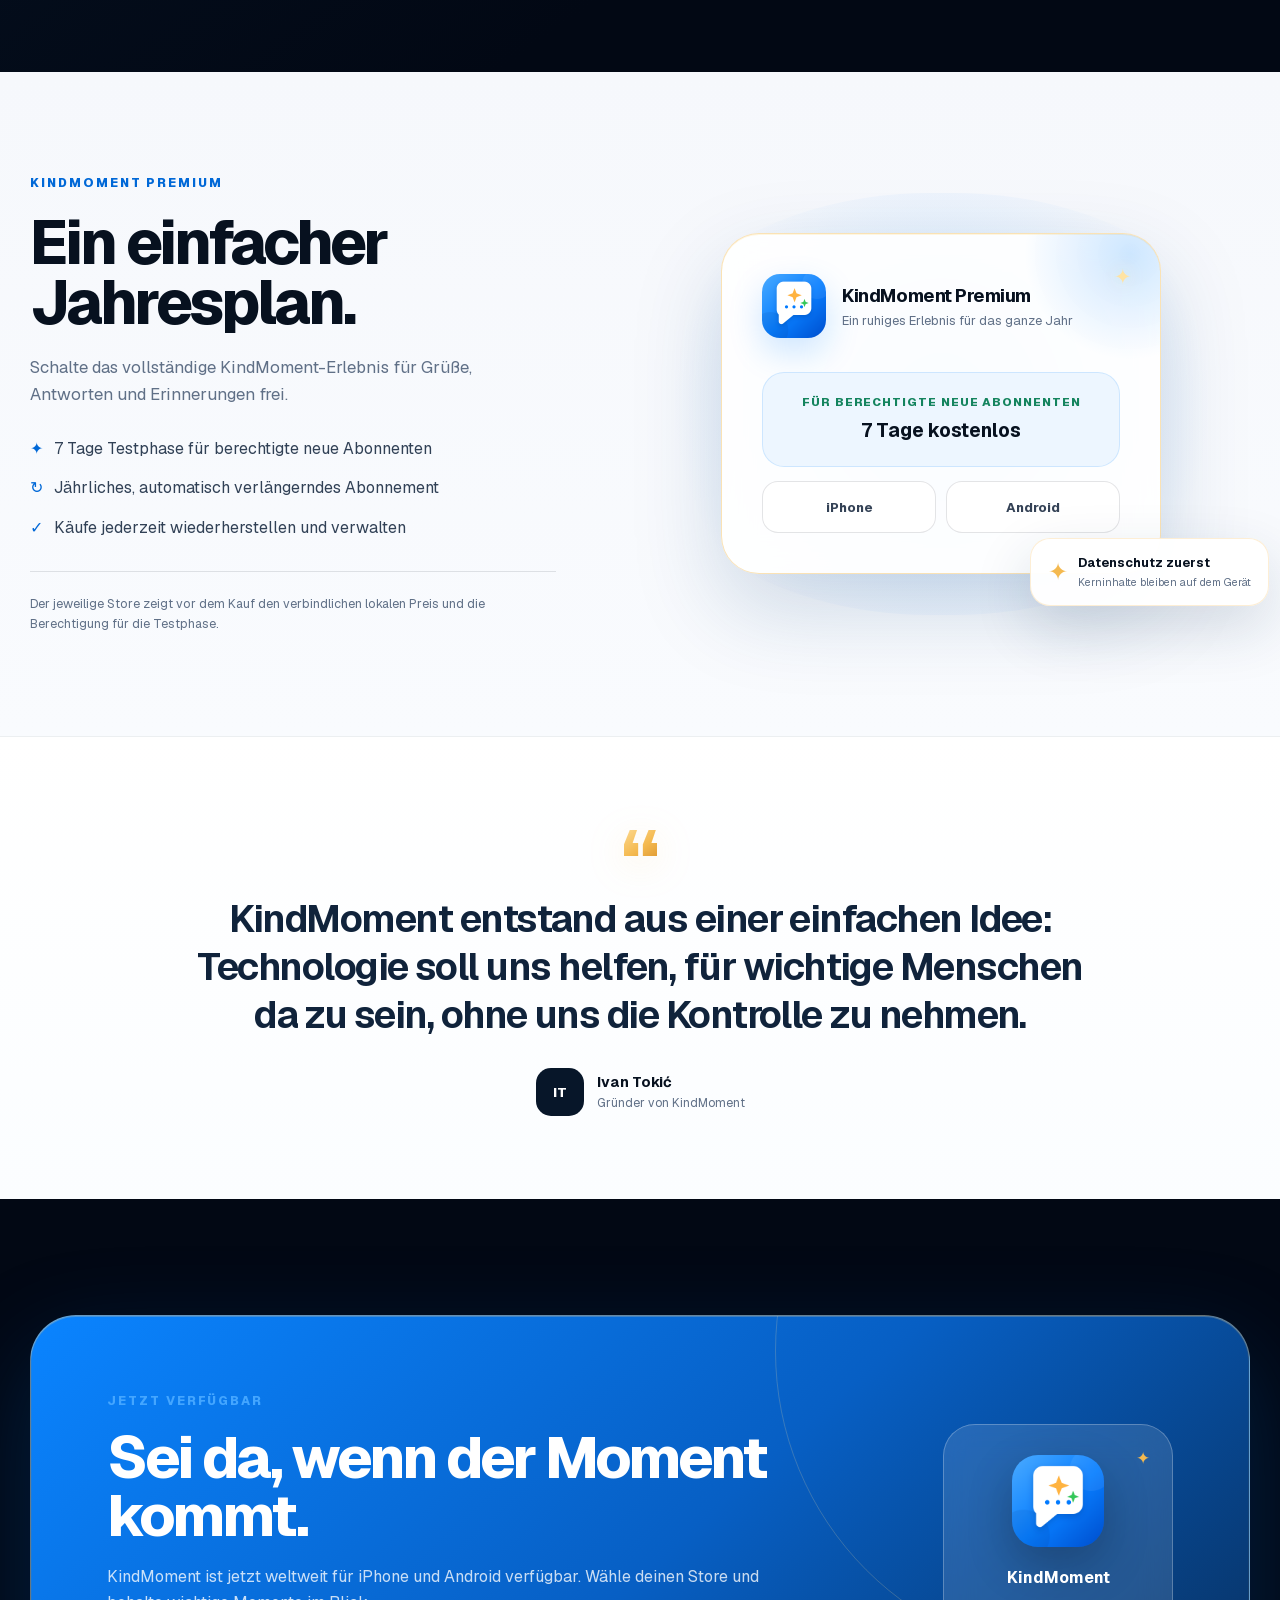
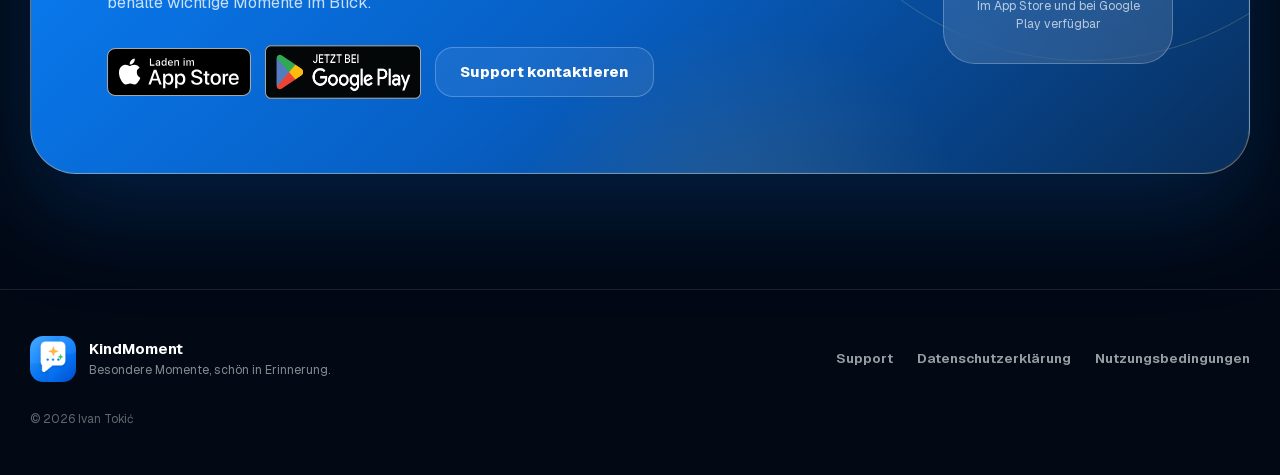
<file: de/index.html>
<!DOCTYPE html>
<html lang="de">
<head>
<meta name="referrer" content="strict-origin-when-cross-origin"/>
<meta http-equiv="Content-Security-Policy" content="default-src 'self'; script-src 'self' 'unsafe-inline'; style-src 'self' 'unsafe-inline'; img-src 'self' data:; font-src 'self' data:; connect-src 'self'; object-src 'none'; base-uri 'self'; form-action 'self'; upgrade-insecure-requests"/>
<meta charSet="utf-8"/>
<meta name="viewport" content="width=device-width, initial-scale=1"/>
<link rel="preload" href="/assets/kindmoment-premium-real.webp" as="image" fetchPriority="high" media="(min-width: 561px)"/>
<link rel="preload" href="/assets/kindmoment-schedule-real.webp" as="image"/>
<link rel="stylesheet" href="/assets/site-v2.css?v=showcase-8"/>
<title>Geburtstagserinnerungen &amp; persönliche Grüße | KindMoment</title>
<meta name="description" content="Erinnere dich an Geburtstage und wichtige Termine, verfasse persönliche Grüße und Antworten auf iPhone und Android – privat auf deinem Gerät."/>
<meta name="application-name" content="KindMoment"/>
<meta name="creator" content="Ivan Tokić"/>
<meta name="publisher" content="Ivan Tokić"/>
<meta name="category" content="productivity"/>
<meta name="robots" content="index, follow"/>
<meta property="og:title" content="Geburtstagserinnerungen &amp; persönliche Grüße | KindMoment"/>
<meta property="og:description" content="Erinnere dich an Geburtstage und wichtige Termine, verfasse persönliche Grüße und Antworten auf iPhone und Android – privat auf deinem Gerät."/>
<meta property="og:url" content="https://kindmoment.app/de/"/>
<meta property="og:type" content="website"/>
<meta property="og:site_name" content="KindMoment"/>
<meta property="og:locale" content="de_DE"/>
<meta property="og:locale:alternate" content="en_US"/>
<meta property="og:locale:alternate" content="hr_HR"/>
<meta property="og:image" content="https://kindmoment.app/assets/kindmoment-social.jpg"/>
<meta property="og:image:width" content="1200"/>
<meta property="og:image:height" content="630"/>
<meta property="og:image:type" content="image/jpeg"/>
<meta property="og:image:alt" content="KindMoment — persönliche Erinnerungen, Grüße und Antworten"/>
<meta name="twitter:card" content="summary_large_image"/>
<meta name="twitter:title" content="Geburtstagserinnerungen &amp; persönliche Grüße | KindMoment"/>
<meta name="twitter:description" content="Erinnere dich an Geburtstage und wichtige Termine, verfasse persönliche Grüße und Antworten auf iPhone und Android – privat auf deinem Gerät."/>
<meta name="twitter:image" content="https://kindmoment.app/assets/kindmoment-social.jpg"/>
<link rel="shortcut icon" href="https://kindmoment.app/assets/kindmoment-icon-32.png"/>
<link rel="icon" href="https://kindmoment.app/assets/kindmoment-icon-32.png" sizes="32x32" type="image/png"/>
<link rel="icon" href="https://kindmoment.app/assets/kindmoment-icon-192.png" sizes="192x192" type="image/png"/>
<link rel="icon" href="https://kindmoment.app/favicon.svg" type="image/svg+xml"/>
<link rel="apple-touch-icon" href="https://kindmoment.app/assets/kindmoment-apple-touch-icon.png" sizes="180x180" type="image/png"/>
<link rel="manifest" href="https://kindmoment.app/manifest.webmanifest"/>
<meta name="apple-itunes-app" content="app-id=6790472602"/>
<link rel="canonical" href="https://kindmoment.app/de/"/>
<link rel="alternate" hrefLang="en" href="https://kindmoment.app/"/>
<link rel="alternate" hrefLang="hr" href="https://kindmoment.app/hr/"/>
<link rel="alternate" hrefLang="de" href="https://kindmoment.app/de/"/>
<link rel="alternate" hrefLang="x-default" href="https://kindmoment.app/"/>
<script src="/assets/section-anchor-scroll-fix-v3.js" defer>
</script>
</head>
<body class="__variable_geist_0tvmz3h __variable_geist_mono_1diim1n antialiased">
<script type="application/ld+json">{"@context":"https://schema.org","@graph":[{"@type":"WebSite","@id":"https://kindmoment.app/#website","url":"https://kindmoment.app/","name":"KindMoment","inLanguage":["en","hr","de"]},{"@type":"MobileApplication","@id":"https://kindmoment.app/#app","name":"KindMoment","url":"https://kindmoment.app/","description":"Private App für Geburtstagserinnerungen und persönliche Grüße auf iPhone und Android.","image":"https://kindmoment.app/assets/kindmoment-social.jpg","operatingSystem":["iOS","Android"],"applicationCategory":"LifestyleApplication","downloadUrl":["https://apps.apple.com/app/kindmoment/id6790472602","https://play.google.com/store/apps/details?id=com.ivantokic.kindmoment"],"sameAs":["https://apps.apple.com/app/kindmoment/id6790472602","https://play.google.com/store/apps/details?id=com.ivantokic.kindmoment"],"author":{"@type":"Person","name":"Ivan Tokić"}},{"@type":"WebPage","@id":"https://kindmoment.app/de/#webpage","url":"https://kindmoment.app/de/","name":"Geburtstagserinnerungen & persönliche Grüße | KindMoment","description":"Erinnere dich an Geburtstage und wichtige Termine, verfasse persönliche Grüße und Antworten auf iPhone und Android – privat auf deinem Gerät.","inLanguage":"de","isPartOf":{"@id":"https://kindmoment.app/#website"},"mainEntity":{"@id":"https://kindmoment.app/#app"}}]}</script>
<div class="site-shell" lang="de">
<a class="skip-link" href="#main-content">Zum Hauptinhalt springen</a>
<div class="aurora aurora-one" aria-hidden="true">
</div>
<div class="aurora aurora-two" aria-hidden="true">
</div>
<header class="topbar">
<a class="brand" href="/de/" aria-label="KindMoment">
<img src="/assets/kindmoment-icon.png" width="512" height="512" alt="" decoding="async"/>
<span>KindMoment</span>
</a>
<nav class="main-nav" aria-label="Hauptnavigation">
<a href="#experience">So funktioniert es</a>
<a href="#privacy">Datenschutz</a>
<a href="#premium">Premium</a>
<a href="/support/">Support</a>
</nav>
<a class="header-cta" href="#download"><strong>Laden</strong><span aria-hidden="true">↓</span></a>
<div class="language-switcher" aria-label="Sprache">
<a href="/" lang="en" hreflang="en">EN</a>
<a href="/hr/" lang="hr" hreflang="hr">HR</a>
<a href="/de/" lang="de" hreflang="de" aria-current="page">DE</a>
</div>
</header>
<main id="main-content" tabindex="-1">
<section class="hero section-width">
<div class="hero-copy">
<div class="launch-pill">
<span class="pulse-dot" aria-hidden="true">
</span>Jetzt für iOS und Android verfügbar</div>
<p class="eyebrow">Besondere Momente, schön in Erinnerung</p>
<h1>Verpasse keinen Moment, der zählt.</h1>
<p class="hero-lead">KindMoment erinnert an wichtige Termine, bereitet persönliche Grüße vor und hilft dir, natürlich zu antworten — privat auf deinem Gerät.</p>
<div class="hero-actions">
<a class="button button-primary" href="#experience">So funktioniert es<span aria-hidden="true">↓</span>
</a>
<div class="store-links" aria-label="KindMoment laden">
<a class="store-link store-link-apple" href="https://apps.apple.com/app/kindmoment/id6790472602" aria-label="KindMoment im App Store laden"><img src="/assets/app-store-badge-de.svg" width="120" height="40" alt="Laden im App Store"/></a>
<a class="store-link store-link-google" href="https://play.google.com/store/apps/details?id=com.ivantokic.kindmoment" aria-label="KindMoment bei Google Play laden"><img src="/assets/google-play-badge-de.png" width="646" height="250" alt="Jetzt bei Google Play"/></a>
</div>
</div>
<ul class="hero-trust" aria-label="KindMoment-Highlights">
<li>
<span aria-hidden="true">✓</span>Kein Konto</li>
<li>
<span aria-hidden="true">✓</span>Keine Werbung</li>
<li>
<span aria-hidden="true">✓</span>Kerninhalte lokal</li>
</ul>
</div>
<div class="hero-stage" role="group" aria-label="Vorschau der KindMoment-App">
<div class="stage-aura" aria-hidden="true">
</div>
<div class="orbit orbit-one" aria-hidden="true">
</div>
<div class="orbit orbit-two" aria-hidden="true">
</div>
<div class="orbit orbit-three" aria-hidden="true">
</div>
<div class="spark spark-one" aria-hidden="true">✦</div>
<div class="spark spark-two" aria-hidden="true">✦</div>
<div class="spark spark-three" aria-hidden="true">✦</div>
<div class="stage-platform" aria-hidden="true">
</div>
<figure class="phone phone-schedule">
<img class="real-app-screen" src="/assets/kindmoment-schedule-real.webp" width="851" height="1848" alt="KindMoment-Zeitplan auf dem iPhone" loading="eager" decoding="async"/>
</figure>
<figure class="phone phone-premium">
<img class="real-app-screen" src="/assets/kindmoment-premium-real.webp" width="720" height="1567" alt="Jahresabo KindMoment Premium" loading="eager" fetchPriority="high" decoding="async"/>
</figure>
<figure class="phone phone-reminder">
<img class="real-app-screen" src="/assets/kindmoment-notification-real.webp" width="853" height="1844" alt="KindMoment-Mitteilung: Dein Gruß ist bereit" loading="eager" decoding="async"/>
</figure>
</div>
</section>
<section class="proof-strip" aria-label="KindMoment-Highlights">
<div class="proof-grid section-width">
<article>
<strong>Privat</strong>
<span>persönliche Inhalte bleiben lokal</span>
</article>
<article>
<strong>Optional</strong>
<span>Kontakte, Kalender und Standort</span>
</article>
<article>
<strong>Du entscheidest</strong>
<span>was geprüft und gesendet wird</span>
</article>
<article>
<strong>7 Tage</strong>
<span>Testphase für berechtigte Nutzer</span>
</article>
</div>
</section>
<section class="story section-width page-section" id="experience">
<div class="section-heading">
<p class="eyebrow">Ein ruhiger Ablauf</p>
<h2>Bereit, bevor der Moment da ist.</h2>
<p>Vom Datum, das du nicht vergessen möchtest, bis zu den Worten, die du senden willst: Jeder Schritt bleibt klar und unter deiner Kontrolle.</p>
</div>
<div class="story-stack">
<article class="story-card story-card-1">
<div class="story-content">
<span class="story-number">01</span>
<p class="story-kicker">Den gesamten KindMoment-Ablauf entdecken</p>
<h3>Entdecke die ganze App.</h3>
<p class="story-body">Sieh dir Zeitplan, Erinnerungen, vorbereitete Grüße und Premium an. Wische oder nutze die Bedienelemente für jeden Bildschirm.</p>
</div>
<div class="story-visual">
<div class="story-glow" aria-hidden="true">
</div>
<div class="app-tour" role="region" aria-roledescription="Karussell" aria-label="KindMoment-App-Bildschirme entdecken" tabindex="0">
<div class="app-tour-phone-wrap">
<div class="app-tour-phone">
<div class="app-tour-track" style="transform:translateX(-0%)">
<figure class="app-tour-slide" aria-hidden="false">
<img src="/assets/kindmoment-schedule-real.webp" width="851" height="1848" alt="Tour durch die KindMoment-App" loading="eager" decoding="async" draggable="false"/>
</figure>
<figure class="app-tour-slide" aria-hidden="true">
<img src="/assets/kindmoment-android-schedule-v2.webp" width="790" height="1515" alt="" loading="lazy" decoding="async" draggable="false"/>
</figure>
<figure class="app-tour-slide" aria-hidden="true">
<img src="/assets/kindmoment-notification-real.webp" width="853" height="1844" alt="" loading="lazy" decoding="async" draggable="false"/>
</figure>
<figure class="app-tour-slide" aria-hidden="true">
<img src="/assets/kindmoment-premium-real.webp" width="720" height="1567" alt="" loading="lazy" decoding="async" draggable="false"/>
</figure>
</div>
</div>
<button class="app-tour-arrow app-tour-arrow-previous" type="button" aria-label="Vorheriger App-Bildschirm">
<span aria-hidden="true">←</span>
</button>
<button class="app-tour-arrow app-tour-arrow-next" type="button" aria-label="Nächster App-Bildschirm">
<span aria-hidden="true">→</span>
</button>
</div>
<div class="app-tour-meta">
<div class="app-tour-status" role="status" aria-atomic="true">
<div class="app-tour-meta-topline">
<span>01<!-- --> /<!-- --> <!-- -->04</span>
<small>Wischen oder Pfeile verwenden</small>
</div>
<strong>Zeitplan</strong>
<p>Plane Geburtstage, Feiertage, Jahrestage und wichtige Termine in einem übersichtlichen Zeitplan.</p>
</div>
<div class="app-tour-dots" role="group" aria-label="KindMoment-App-Bildschirme entdecken">
<button type="button" aria-label="Anzeigen: Zeitplan" aria-current="true">
<span aria-hidden="true">
</span>
</button>
<button type="button" aria-label="Anzeigen: KindMoment auf Android">
<span aria-hidden="true">
</span>
</button>
<button type="button" aria-label="Anzeigen: Werde rechtzeitig erinnert">
<span aria-hidden="true">
</span>
</button>
<button type="button" aria-label="Anzeigen: KindMoment Premium">
<span aria-hidden="true">
</span>
</button>
</div>
</div>
</div>
</div>
</article>
<article class="story-card story-card-2" id="reminders">
<div class="story-content">
<span class="story-number">02</span>
<p class="story-kicker">Dein Gruß ist bereit</p>
<h3>Werde rechtzeitig erinnert.</h3>
<p class="story-body">Eine lokale Mitteilung kann dich auch bei geschlossener App informieren. Öffne sie, prüfe den Gruß und passe ihn an.</p>
</div>
<div class="story-visual">
<div class="story-glow" aria-hidden="true">
</div>
<figure class="story-phone story-phone-notification">
<img class="real-app-screen" src="/assets/kindmoment-notification-real.webp" width="853" height="1844" alt="KindMoment-Erinnerung auf dem Sperrbildschirm" loading="lazy" fetchPriority="auto" decoding="async"/>
</figure>
</div>
</article>
<article class="story-card story-card-3" id="smart-reply">
<div class="story-content">
<span class="story-number">03</span>
<p class="story-kicker">Intelligente Antworten, Datenschutz zuerst</p>
<h3>Antworte im richtigen Ton.</h3>
<p class="story-body">Füge ausgewählten Text ein oder teile ihn bewusst, bereite eine passende Antwort vor und bearbeite jedes Wort vor dem Senden.</p>
</div>
<div class="story-visual">
<div class="story-glow" aria-hidden="true">
</div>
<div class="reply-demo" role="group" aria-label="KindMoment Vorschau einer kontextbezogenen Antwort">
<div class="reply-demo-bar">
<img src="/assets/kindmoment-icon.png" width="512" height="512" alt="" decoding="async"/>
<div>
<strong>Smarte Antwort</strong>
<span>Lokale Unterstützung</span>
</div>
<span class="reply-private">Privat</span>
</div>
<div class="message-bubble message-in">Danke, dass du daran gedacht hast. Du hast mir den Tag verschönert.</div>
<div class="reply-label">
<span aria-hidden="true">✦</span> <!-- -->Persönliche Antwort</div>
<div class="message-bubble message-out">Es freut mich, dass ich dir ein Lächeln schenken konnte. Lass dich heute feiern.</div>
<div class="reply-actions">
<span>Bearbeiten</span>
<strong>Antwort verwenden</strong>
</div>
</div>
</div>
</article>
</div>
</section>
<section class="features page-section">
<div class="section-width">
<div class="section-heading">
<p class="eyebrow">Für das echte Leben</p>
<h2>Hilfreich, ohne im Weg zu sein.</h2>
</div>
<div class="feature-grid">
<article class="feature-card ">
<span class="feature-icon" aria-hidden="true">
<svg viewBox="0 0 24 24" fill="none" stroke="currentColor" stroke-width="1.8" stroke-linecap="round" stroke-linejoin="round" vector-effect="non-scaling-stroke" focusable="false" aria-hidden="true">
<path d="M18 9a6 6 0 0 0-12 0c0 6-2.5 6.8-2.5 8h17c0-1.2-2.5-2-2.5-8Z">
</path>
<path d="M9.5 20a2.8 2.8 0 0 0 5 0">
</path>
<path d="m4.5 4.5-1.5 1.5M19.5 4.5 21 6">
</path>
</svg>
</span>
<h3>Zuverlässige Erinnerungen</h3>
<p>Lokale Mitteilungen helfen dir, Geburtstage, Feiertage und wichtige Termine rechtzeitig im Blick zu behalten.</p>
</article>
<article class="feature-card ">
<span class="feature-icon" aria-hidden="true">
<svg viewBox="0 0 24 24" fill="none" stroke="currentColor" stroke-width="1.8" stroke-linecap="round" stroke-linejoin="round" vector-effect="non-scaling-stroke" focusable="false" aria-hidden="true">
<path d="M5 4.5h10.5A3.5 3.5 0 0 1 19 8v6.5a3.5 3.5 0 0 1-3.5 3.5H9l-4 3V4.5Z">
</path>
<path d="m12 8 .55 1.45L14 10l-1.45.55L12 12l-.55-1.45L10 10l1.45-.55L12 8Z">
</path>
</svg>
</span>
<h3>Persönliche Grüße</h3>
<p>Wähle Anlass, Beziehung, Sprache und Ton. Erstelle eine neue Version, bearbeite sie und behalte die Kontrolle.</p>
</article>
<article class="feature-card ">
<span class="feature-icon" aria-hidden="true">
<svg viewBox="0 0 24 24" fill="none" stroke="currentColor" stroke-width="1.8" stroke-linecap="round" stroke-linejoin="round" vector-effect="non-scaling-stroke" focusable="false" aria-hidden="true">
<path d="M20 16.5a2.5 2.5 0 0 1-2.5 2.5H8l-4 3V7.5A2.5 2.5 0 0 1 6.5 5h11A2.5 2.5 0 0 1 20 7.5Z">
</path>
<path d="M15 11H8m2.5-2.5L8 11l2.5 2.5">
</path>
</svg>
</span>
<h3>Kontextbezogene Antworten</h3>
<p>Bereite Antworten aus bewusst eingefügtem oder geteiltem Text vor. KindMoment liest keine privaten Unterhaltungen im Hintergrund.</p>
</article>
<article class="feature-card feature-dark">
<span class="feature-icon" aria-hidden="true">
<svg viewBox="0 0 24 24" fill="none" stroke="currentColor" stroke-width="1.8" stroke-linecap="round" stroke-linejoin="round" vector-effect="non-scaling-stroke" focusable="false" aria-hidden="true">
<path d="M4 7h5m4 0h7M4 17h9m4 0h3">
</path>
<circle cx="11" cy="7" r="2">
</circle>
<circle cx="15" cy="17" r="2">
</circle>
</svg>
</span>
<h3>Klare Nutzerkontrolle</h3>
<p>Du startest jeden Versand selbst. KindMoment übergibt den Text erst, nachdem du das Ziel ausgewählt hast.</p>
</article>
</div>
</div>
</section>
<section class="privacy-section page-section" id="privacy">
<div class="section-width privacy-layout">
<div class="privacy-visual" aria-hidden="true">
<div class="shield-orb">
<div class="shield">✓</div>
<span class="shield-ring shield-ring-one">
</span>
<span class="shield-ring shield-ring-two">
</span>
</div>
<span class="data-pill data-pill-one">Nachrichten</span>
<span class="data-pill data-pill-two">Kontakte</span>
<span class="data-pill data-pill-three">Kalender</span>
</div>
<div class="privacy-copy">
<p class="eyebrow eyebrow-light">Datenschutz, sichtbar gemacht</p>
<h2>Deine persönlichen Momente sind kein Geschäftsmodell.</h2>
<p class="privacy-lead">Die aktuelle Version enthält keine Werbung, kein Analyse-SDK und keinen externen Cloud-KI-Dienst. Kerndaten bleiben lokal auf deinem Gerät.</p>
<ul>
<li>
<span aria-hidden="true">✓</span>Kein KindMoment-Konto erforderlich</li>
<li>
<span aria-hidden="true">✓</span>Berechtigungen erst nach deiner Funktionsauswahl</li>
<li>
<span aria-hidden="true">✓</span>Kein Lesen privater Nachrichten im Hintergrund</li>
<li>
<span aria-hidden="true">✓</span>Lokale Daten im Datenschutz-Center löschbar</li>
</ul>
<a class="text-link light-link" href="/privacy.html">Vollständige Datenschutzerklärung lesen<!-- --> <span aria-hidden="true">↗</span>
</a>
</div>
</div>
</section>
<section class="premium-section section-width page-section" id="premium">
<div class="premium-copy">
<p class="eyebrow">KindMoment Premium</p>
<h2>Ein einfacher Jahresplan.</h2>
<p>Schalte das vollständige KindMoment-Erlebnis für Grüße, Antworten und Erinnerungen frei.</p>
<ul class="premium-list">
<li>
<span aria-hidden="true">✦</span>7 Tage Testphase für berechtigte neue Abonnenten</li>
<li>
<span aria-hidden="true">↻</span>Jährliches, automatisch verlängerndes Abonnement</li>
<li>
<span aria-hidden="true">✓</span>Käufe jederzeit wiederherstellen und verwalten</li>
</ul>
<p class="premium-note">Der jeweilige Store zeigt vor dem Kauf den verbindlichen lokalen Preis und die Berechtigung für die Testphase.</p>
</div>
<div class="premium-visual">
<div class="premium-halo" aria-hidden="true">
</div>
<div class="premium-card">
<div class="premium-card-header"><img src="/assets/kindmoment-icon.png" width="1024" height="1024" alt="" loading="lazy"/><div><strong>KindMoment Premium</strong><span>Ein ruhiges Erlebnis für das ganze Jahr</span></div></div>
<div class="premium-card-trial"><span>Für berechtigte neue Abonnenten</span><strong>7 Tage kostenlos</strong></div>
<div class="premium-platforms" aria-label="Verfügbare Plattformen"><span>iPhone</span><span>Android</span></div>
</div>
<div class="premium-badge" aria-hidden="true">
<span>✦</span>
<strong>Datenschutz zuerst</strong>
<small>Kerninhalte bleiben auf dem Gerät</small>
</div>
</div>
</section>
<section class="founder-section section-width">
<h2 class="sr-only">Gründer von KindMoment</h2>
<div class="founder-mark" aria-hidden="true">“</div>
<blockquote>KindMoment entstand aus einer einfachen Idee: Technologie soll uns helfen, für wichtige Menschen da zu sein, ohne uns die Kontrolle zu nehmen.</blockquote>
<div class="founder-person">
<div class="founder-monogram" aria-hidden="true">IT</div>
<div>
<strong>Ivan Tokić</strong>
<span>Gründer von KindMoment</span>
</div>
</div>
</section>
<section class="launch-section section-width" id="download">
<div class="launch-copy">
<p class="eyebrow eyebrow-light">Jetzt verfügbar</p>
<h2>Sei da, wenn der Moment kommt.</h2>
<p>KindMoment ist jetzt weltweit für iPhone und Android verfügbar. Wähle deinen Store und behalte wichtige Momente im Blick.</p>
<div class="launch-actions">
<div class="store-links" aria-label="KindMoment laden">
<a class="store-link store-link-apple" href="https://apps.apple.com/app/kindmoment/id6790472602" aria-label="KindMoment im App Store laden"><img src="/assets/app-store-badge-de.svg" width="120" height="40" alt="Laden im App Store" loading="lazy"/></a>
<a class="store-link store-link-google" href="https://play.google.com/store/apps/details?id=com.ivantokic.kindmoment" aria-label="KindMoment bei Google Play laden"><img src="/assets/google-play-badge-de.png" width="646" height="250" alt="Jetzt bei Google Play" loading="lazy"/></a>
</div>
<a class="button button-outline-light" href="mailto:tokicx@gmail.com?subject=KindMoment%20Support">Support kontaktieren</a>
</div>
</div>
<div class="download-card">
<img src="/assets/kindmoment-icon.png" alt="" width="1024" height="1024" loading="lazy"/>
<strong>KindMoment</strong>
<span>Im App Store und bei Google Play verfügbar</span>
</div>
</section>
</main>
<footer class="footer">
<div class="section-width footer-layout">
<div class="footer-brand">
<img src="/assets/kindmoment-icon.png" width="512" height="512" alt="" loading="lazy" decoding="async"/>
<div>
<strong>KindMoment</strong>
<span>Besondere Momente, schön in Erinnerung.</span>
</div>
</div>
<div class="footer-links">
<a href="/support/">Support</a>
<a href="/privacy.html">Datenschutzerklärung</a>
<a href="/terms.html">Nutzungsbedingungen</a>
</div>
<p>© 2026 Ivan Tokić</p>
</div>
</footer>
</div>
<script src="/assets/site-v2.js" defer>
</script>
</body>
</html>
</file>
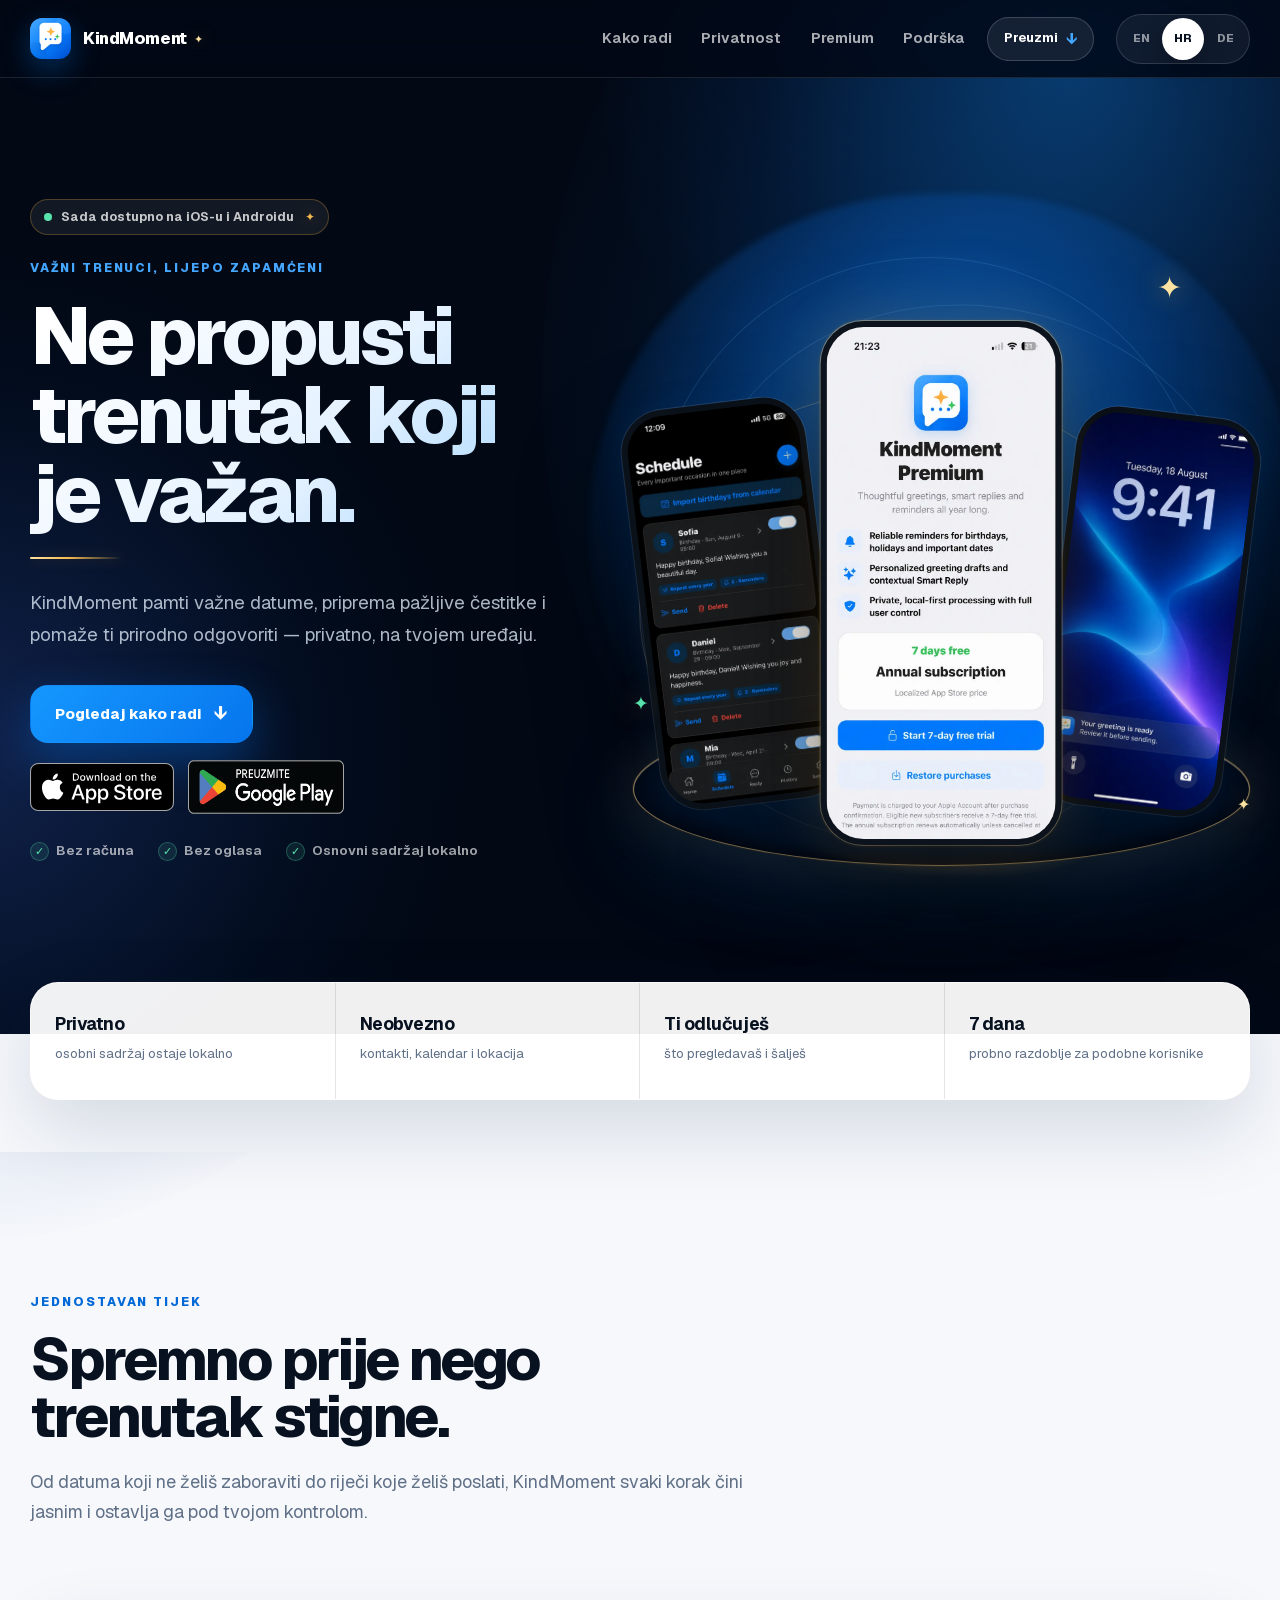
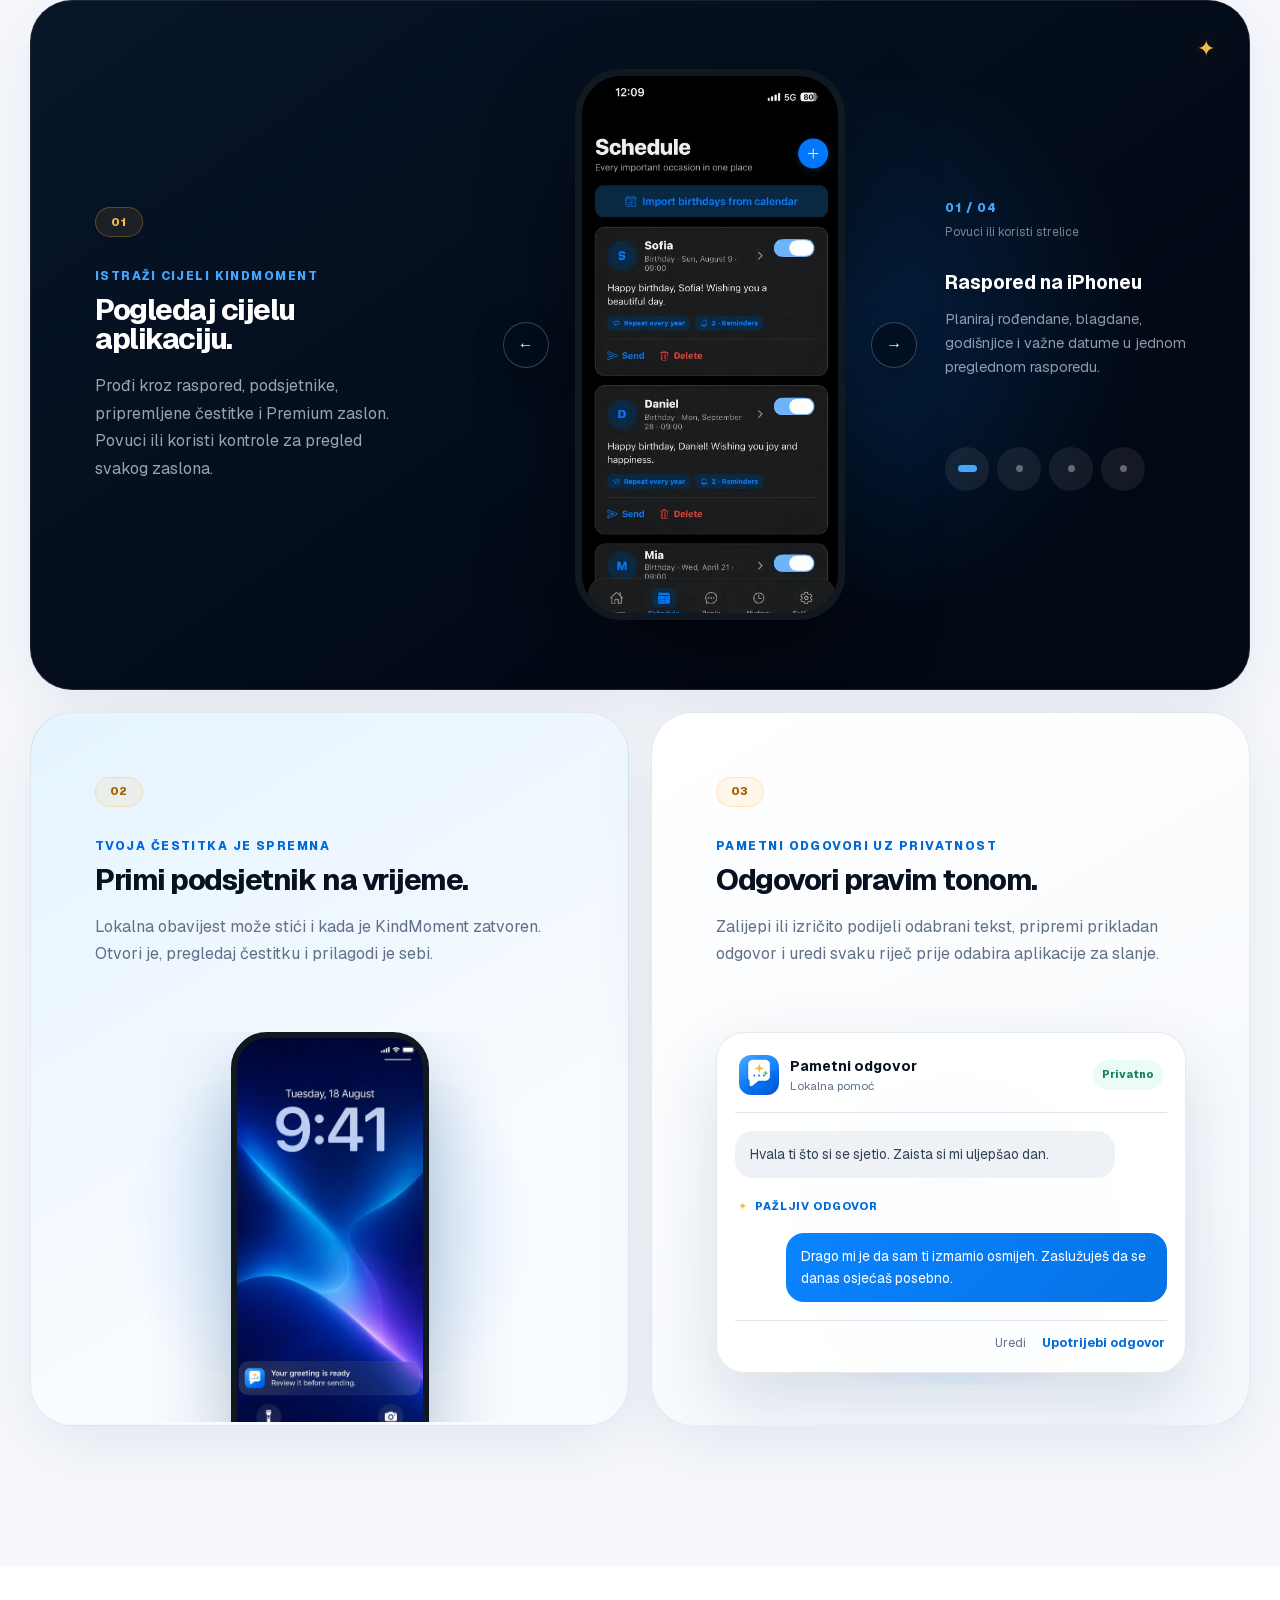
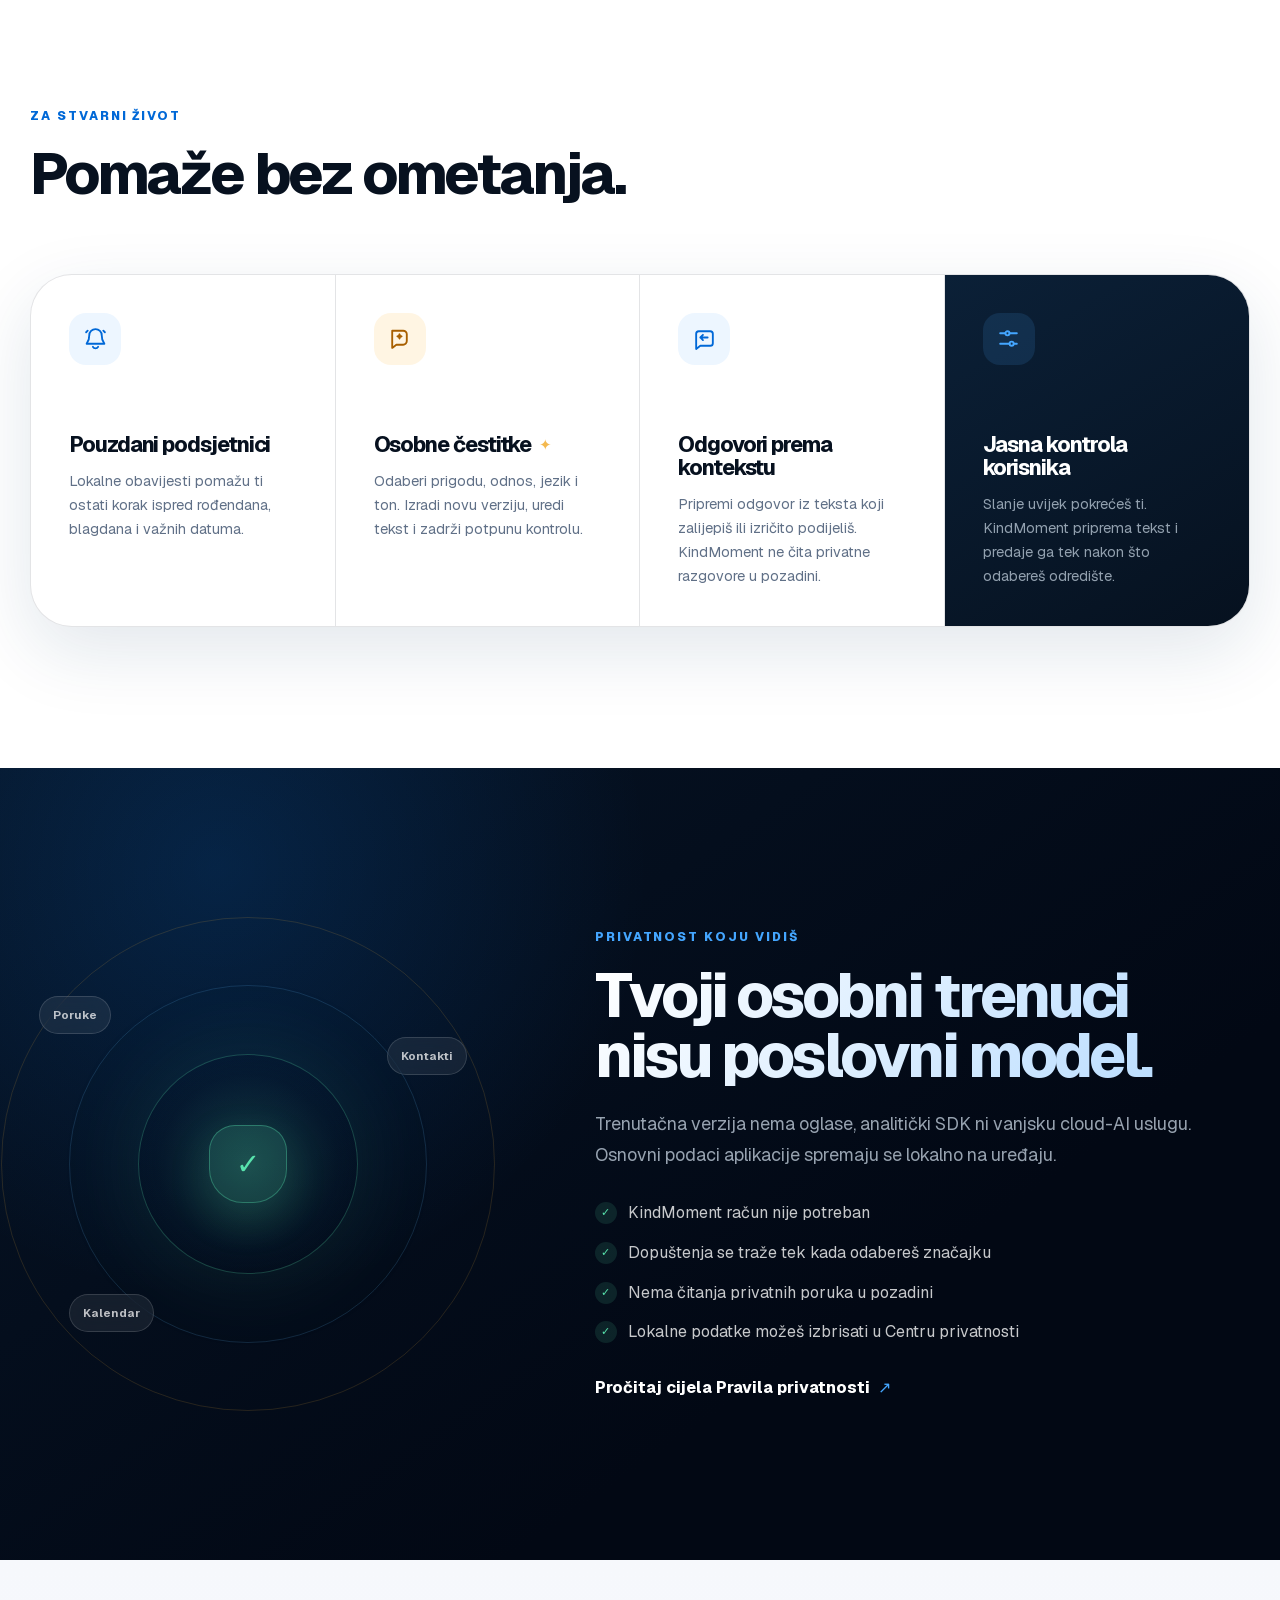
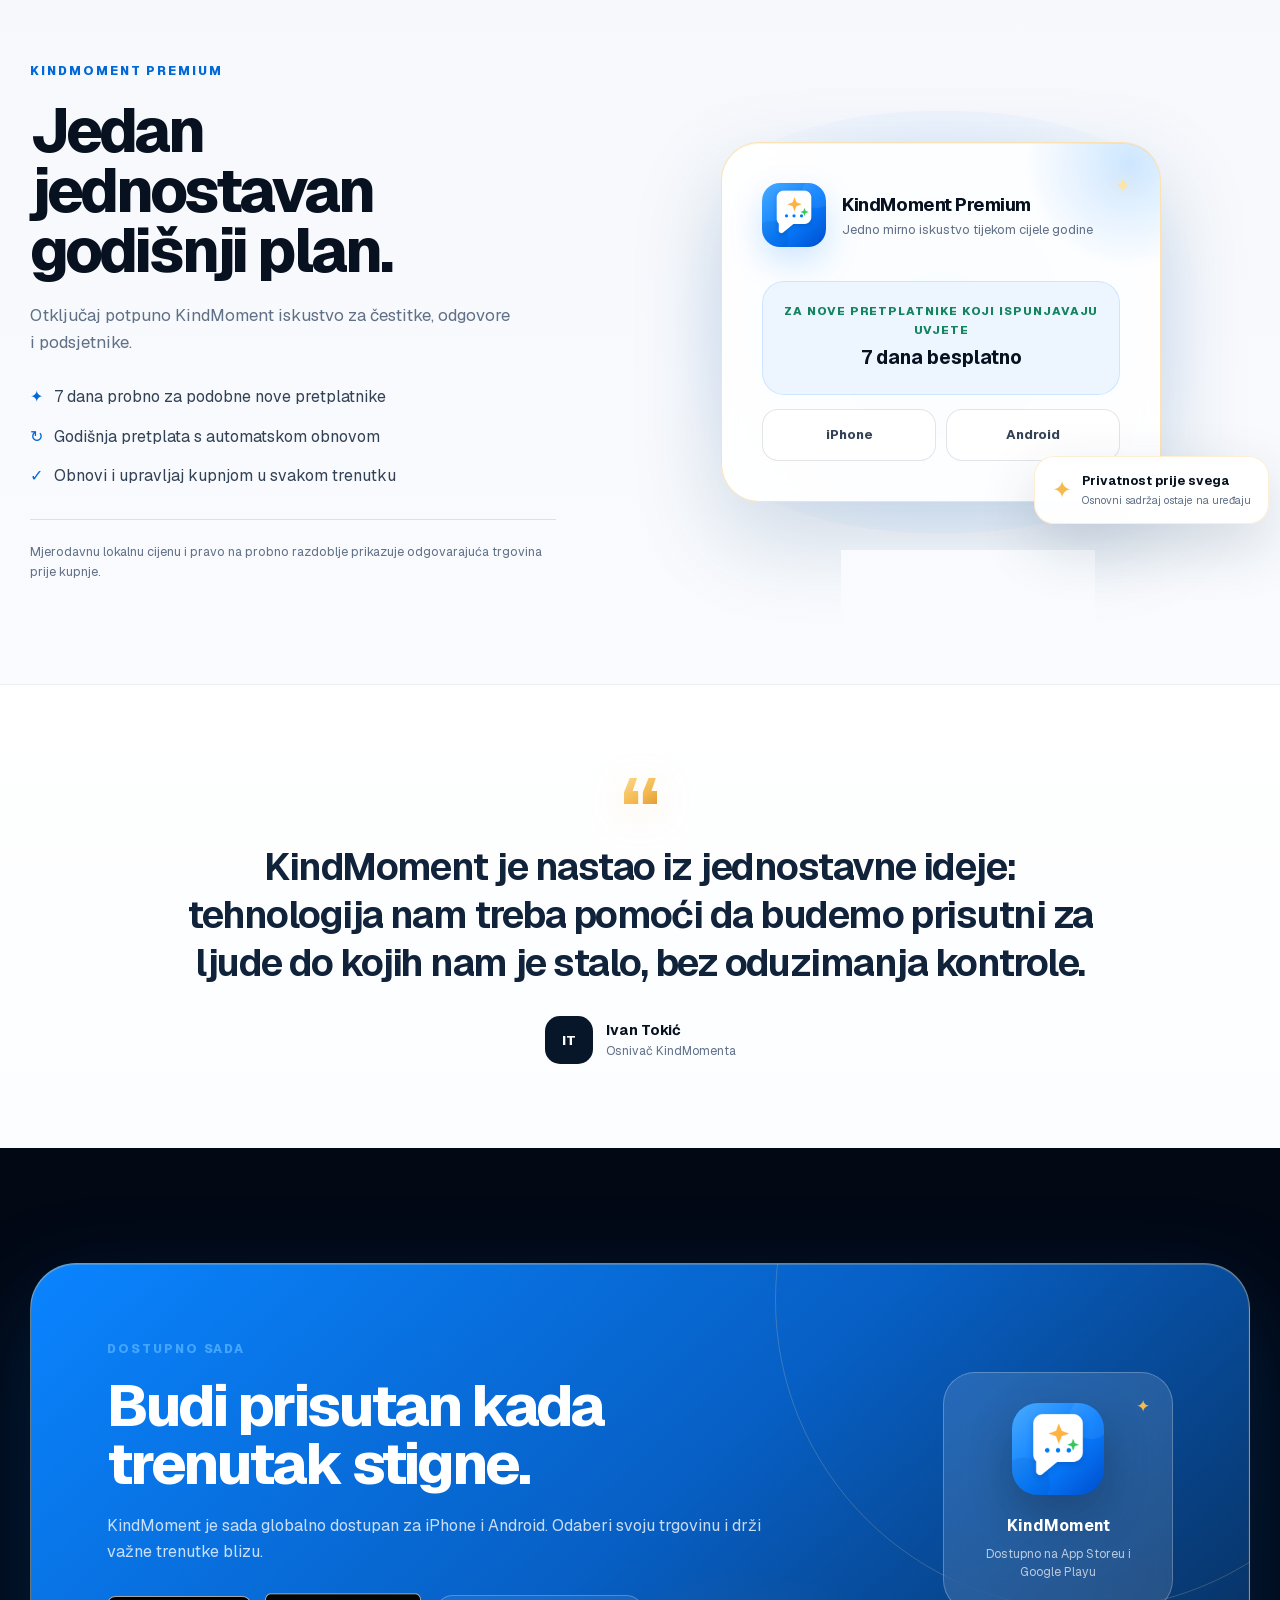
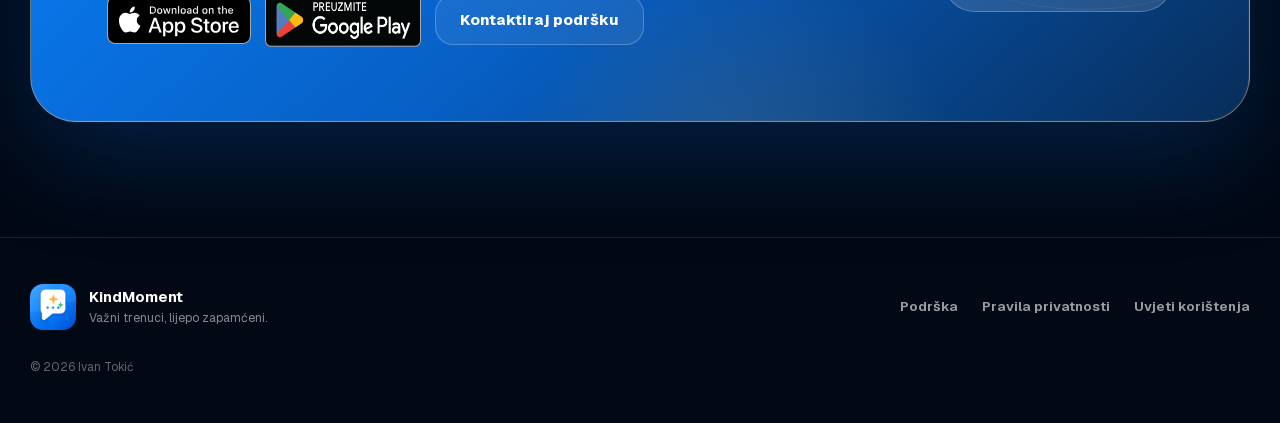
<file: hr/index.html>
<!DOCTYPE html>
<html lang="hr">
<head>
<meta name="referrer" content="strict-origin-when-cross-origin"/>
<meta http-equiv="Content-Security-Policy" content="default-src 'self'; script-src 'self' 'unsafe-inline'; style-src 'self' 'unsafe-inline'; img-src 'self' data:; font-src 'self' data:; connect-src 'self'; object-src 'none'; base-uri 'self'; form-action 'self'; upgrade-insecure-requests"/>
<meta charSet="utf-8"/>
<meta name="viewport" content="width=device-width, initial-scale=1"/>
<link rel="preload" href="/assets/kindmoment-premium-real.webp" as="image" fetchPriority="high" media="(min-width: 561px)"/>
<link rel="preload" href="/assets/kindmoment-schedule-real.webp" as="image"/>
<link rel="stylesheet" href="/assets/site-v2.css?v=showcase-8"/>
<title>Podsjetnici za rođendane i osobne čestitke | KindMoment</title>
<meta name="description" content="Pamti rođendane i važne datume, pripremi osobne čestitke i odgovore na iPhoneu i Androidu uz privatnu obradu na uređaju."/>
<meta name="application-name" content="KindMoment"/>
<meta name="creator" content="Ivan Tokić"/>
<meta name="publisher" content="Ivan Tokić"/>
<meta name="category" content="productivity"/>
<meta name="robots" content="index, follow"/>
<meta property="og:title" content="Podsjetnici za rođendane i osobne čestitke | KindMoment"/>
<meta property="og:description" content="Pamti rođendane i važne datume, pripremi osobne čestitke i odgovore na iPhoneu i Androidu uz privatnu obradu na uređaju."/>
<meta property="og:url" content="https://kindmoment.app/hr/"/>
<meta property="og:type" content="website"/>
<meta property="og:site_name" content="KindMoment"/>
<meta property="og:locale" content="hr_HR"/>
<meta property="og:locale:alternate" content="en_US"/>
<meta property="og:locale:alternate" content="de_DE"/>
<meta property="og:image" content="https://kindmoment.app/assets/kindmoment-social.jpg"/>
<meta property="og:image:width" content="1200"/>
<meta property="og:image:height" content="630"/>
<meta property="og:image:type" content="image/jpeg"/>
<meta property="og:image:alt" content="KindMoment — pažljivi podsjetnici, čestitke i odgovori"/>
<meta name="twitter:card" content="summary_large_image"/>
<meta name="twitter:title" content="Podsjetnici za rođendane i osobne čestitke | KindMoment"/>
<meta name="twitter:description" content="Pamti rođendane i važne datume, pripremi osobne čestitke i odgovore na iPhoneu i Androidu uz privatnu obradu na uređaju."/>
<meta name="twitter:image" content="https://kindmoment.app/assets/kindmoment-social.jpg"/>
<link rel="shortcut icon" href="https://kindmoment.app/assets/kindmoment-icon-32.png"/>
<link rel="icon" href="https://kindmoment.app/assets/kindmoment-icon-32.png" sizes="32x32" type="image/png"/>
<link rel="icon" href="https://kindmoment.app/assets/kindmoment-icon-192.png" sizes="192x192" type="image/png"/>
<link rel="icon" href="https://kindmoment.app/favicon.svg" type="image/svg+xml"/>
<link rel="apple-touch-icon" href="https://kindmoment.app/assets/kindmoment-apple-touch-icon.png" sizes="180x180" type="image/png"/>
<link rel="manifest" href="https://kindmoment.app/manifest.webmanifest"/>
<meta name="apple-itunes-app" content="app-id=6790472602"/>
<link rel="canonical" href="https://kindmoment.app/hr/"/>
<link rel="alternate" hrefLang="en" href="https://kindmoment.app/"/>
<link rel="alternate" hrefLang="hr" href="https://kindmoment.app/hr/"/>
<link rel="alternate" hrefLang="de" href="https://kindmoment.app/de/"/>
<link rel="alternate" hrefLang="x-default" href="https://kindmoment.app/"/>
<script src="/assets/section-anchor-scroll-fix-v3.js" defer>
</script>
</head>
<body class="__variable_geist_0tvmz3h __variable_geist_mono_1diim1n antialiased">
<script type="application/ld+json">{"@context":"https://schema.org","@graph":[{"@type":"WebSite","@id":"https://kindmoment.app/#website","url":"https://kindmoment.app/","name":"KindMoment","inLanguage":["en","hr","de"]},{"@type":"MobileApplication","@id":"https://kindmoment.app/#app","name":"KindMoment","url":"https://kindmoment.app/","description":"Privatna aplikacija za rođendanske podsjetnike i osobne čestitke na iPhoneu i Androidu.","image":"https://kindmoment.app/assets/kindmoment-social.jpg","operatingSystem":["iOS","Android"],"applicationCategory":"LifestyleApplication","downloadUrl":["https://apps.apple.com/app/kindmoment/id6790472602","https://play.google.com/store/apps/details?id=com.ivantokic.kindmoment"],"sameAs":["https://apps.apple.com/app/kindmoment/id6790472602","https://play.google.com/store/apps/details?id=com.ivantokic.kindmoment"],"author":{"@type":"Person","name":"Ivan Tokić"}},{"@type":"WebPage","@id":"https://kindmoment.app/hr/#webpage","url":"https://kindmoment.app/hr/","name":"Podsjetnici za rođendane i osobne čestitke | KindMoment","description":"Pamti rođendane i važne datume, pripremi osobne čestitke i odgovore na iPhoneu i Androidu uz privatnu obradu na uređaju.","inLanguage":"hr","isPartOf":{"@id":"https://kindmoment.app/#website"},"mainEntity":{"@id":"https://kindmoment.app/#app"}}]}</script>
<div class="site-shell" lang="hr">
<a class="skip-link" href="#main-content">Preskoči na glavni sadržaj</a>
<div class="aurora aurora-one" aria-hidden="true">
</div>
<div class="aurora aurora-two" aria-hidden="true">
</div>
<header class="topbar">
<a class="brand" href="/hr/" aria-label="KindMoment">
<img src="/assets/kindmoment-icon.png" width="512" height="512" alt="" decoding="async"/>
<span>KindMoment</span>
</a>
<nav class="main-nav" aria-label="Glavna navigacija">
<a href="#experience">Kako radi</a>
<a href="#privacy">Privatnost</a>
<a href="#premium">Premium</a>
<a href="/support/">Podrška</a>
</nav>
<a class="header-cta" href="#download"><strong>Preuzmi</strong><span aria-hidden="true">↓</span></a>
<div class="language-switcher" aria-label="Jezik">
<a href="/" lang="en" hreflang="en">EN</a>
<a href="/hr/" lang="hr" hreflang="hr" aria-current="page">HR</a>
<a href="/de/" lang="de" hreflang="de">DE</a>
</div>
</header>
<main id="main-content" tabindex="-1">
<section class="hero section-width">
<div class="hero-copy">
<div class="launch-pill">
<span class="pulse-dot" aria-hidden="true">
</span>Sada dostupno na iOS-u i Androidu</div>
<p class="eyebrow">Važni trenuci, lijepo zapamćeni</p>
<h1>Ne propusti trenutak koji je važan.</h1>
<p class="hero-lead">KindMoment pamti važne datume, priprema pažljive čestitke i pomaže ti prirodno odgovoriti — privatno, na tvojem uređaju.</p>
<div class="hero-actions">
<a class="button button-primary" href="#experience">Pogledaj kako radi<span aria-hidden="true">↓</span>
</a>
<div class="store-links" aria-label="Preuzmi KindMoment">
<a class="store-link store-link-apple" href="https://apps.apple.com/app/kindmoment/id6790472602" aria-label="Preuzmi KindMoment na App Storeu"><img src="/assets/app-store-badge-hr.svg" width="120" height="40" alt="Preuzmi na App Storeu"/></a>
<a class="store-link store-link-google" href="https://play.google.com/store/apps/details?id=com.ivantokic.kindmoment" aria-label="Preuzmi KindMoment na Google Playu"><img src="/assets/google-play-badge-hr.png" width="646" height="250" alt="Preuzmi na Google Playu"/></a>
</div>
</div>
<ul class="hero-trust" aria-label="Glavne značajke KindMomenta">
<li>
<span aria-hidden="true">✓</span>Bez računa</li>
<li>
<span aria-hidden="true">✓</span>Bez oglasa</li>
<li>
<span aria-hidden="true">✓</span>Osnovni sadržaj lokalno</li>
</ul>
</div>
<div class="hero-stage" role="group" aria-label="Pregled aplikacije KindMoment">
<div class="stage-aura" aria-hidden="true">
</div>
<div class="orbit orbit-one" aria-hidden="true">
</div>
<div class="orbit orbit-two" aria-hidden="true">
</div>
<div class="orbit orbit-three" aria-hidden="true">
</div>
<div class="spark spark-one" aria-hidden="true">✦</div>
<div class="spark spark-two" aria-hidden="true">✦</div>
<div class="spark spark-three" aria-hidden="true">✦</div>
<div class="stage-platform" aria-hidden="true">
</div>
<figure class="phone phone-schedule">
<img class="real-app-screen" src="/assets/kindmoment-schedule-real.webp" width="851" height="1848" alt="KindMoment raspored na iPhoneu" loading="eager" decoding="async"/>
</figure>
<figure class="phone phone-premium">
<img class="real-app-screen" src="/assets/kindmoment-premium-real.webp" width="720" height="1567" alt="Godišnja pretplata KindMoment Premium" loading="eager" fetchPriority="high" decoding="async"/>
</figure>
<figure class="phone phone-reminder">
<img class="real-app-screen" src="/assets/kindmoment-notification-real.webp" width="853" height="1844" alt="KindMoment obavijest da je čestitka spremna" loading="eager" decoding="async"/>
</figure>
</div>
</section>
<section class="proof-strip" aria-label="Glavne značajke KindMomenta">
<div class="proof-grid section-width">
<article>
<strong>Privatno</strong>
<span>osobni sadržaj ostaje lokalno</span>
</article>
<article>
<strong>Neobvezno</strong>
<span>kontakti, kalendar i lokacija</span>
</article>
<article>
<strong>Ti odlučuješ</strong>
<span>što pregledavaš i šalješ</span>
</article>
<article>
<strong>7 dana</strong>
<span>probno razdoblje za podobne korisnike</span>
</article>
</div>
</section>
<section class="story section-width page-section" id="experience">
<div class="section-heading">
<p class="eyebrow">Jednostavan tijek</p>
<h2>Spremno prije nego trenutak stigne.</h2>
<p>Od datuma koji ne želiš zaboraviti do riječi koje želiš poslati, KindMoment svaki korak čini jasnim i ostavlja ga pod tvojom kontrolom.</p>
</div>
<div class="story-stack">
<article class="story-card story-card-1">
<div class="story-content">
<span class="story-number">01</span>
<p class="story-kicker">Istraži cijeli KindMoment</p>
<h3>Pogledaj cijelu aplikaciju.</h3>
<p class="story-body">Prođi kroz raspored, podsjetnike, pripremljene čestitke i Premium zaslon. Povuci ili koristi kontrole za pregled svakog zaslona.</p>
</div>
<div class="story-visual">
<div class="story-glow" aria-hidden="true">
</div>
<div class="app-tour" role="region" aria-roledescription="klizni pregled" aria-label="Pregled zaslona aplikacije KindMoment" tabindex="0">
<div class="app-tour-phone-wrap">
<div class="app-tour-phone">
<div class="app-tour-track" style="transform:translateX(-0%)">
<figure class="app-tour-slide" aria-hidden="false">
<img src="/assets/kindmoment-schedule-real.webp" width="851" height="1848" alt="Pregled zaslona aplikacije KindMoment" loading="eager" decoding="async" draggable="false"/>
</figure>
<figure class="app-tour-slide" aria-hidden="true">
<img src="/assets/kindmoment-android-schedule-v2.webp" width="790" height="1515" alt="" loading="lazy" decoding="async" draggable="false"/>
</figure>
<figure class="app-tour-slide" aria-hidden="true">
<img src="/assets/kindmoment-notification-real.webp" width="853" height="1844" alt="" loading="lazy" decoding="async" draggable="false"/>
</figure>
<figure class="app-tour-slide" aria-hidden="true">
<img src="/assets/kindmoment-premium-real.webp" width="720" height="1567" alt="" loading="lazy" decoding="async" draggable="false"/>
</figure>
</div>
</div>
<button class="app-tour-arrow app-tour-arrow-previous" type="button" aria-label="Prethodni zaslon aplikacije">
<span aria-hidden="true">←</span>
</button>
<button class="app-tour-arrow app-tour-arrow-next" type="button" aria-label="Sljedeći zaslon aplikacije">
<span aria-hidden="true">→</span>
</button>
</div>
<div class="app-tour-meta">
<div class="app-tour-status" role="status" aria-atomic="true">
<div class="app-tour-meta-topline">
<span>01<!-- --> /<!-- --> <!-- -->04</span>
<small>Povuci ili koristi strelice</small>
</div>
<strong>Raspored</strong>
<p>Planiraj rođendane, blagdane, godišnjice i važne datume u jednom preglednom rasporedu.</p>
</div>
<div class="app-tour-dots" role="group" aria-label="Pregled zaslona aplikacije KindMoment">
<button type="button" aria-label="Prikaži: Raspored" aria-current="true">
<span aria-hidden="true">
</span>
</button>
<button type="button" aria-label="Prikaži: KindMoment na Androidu">
<span aria-hidden="true">
</span>
</button>
<button type="button" aria-label="Prikaži: Primi podsjetnik na vrijeme">
<span aria-hidden="true">
</span>
</button>
<button type="button" aria-label="Prikaži: KindMoment Premium">
<span aria-hidden="true">
</span>
</button>
</div>
</div>
</div>
</div>
</article>
<article class="story-card story-card-2" id="reminders">
<div class="story-content">
<span class="story-number">02</span>
<p class="story-kicker">Tvoja čestitka je spremna</p>
<h3>Primi podsjetnik na vrijeme.</h3>
<p class="story-body">Lokalna obavijest može stići i kada je KindMoment zatvoren. Otvori je, pregledaj čestitku i prilagodi je sebi.</p>
</div>
<div class="story-visual">
<div class="story-glow" aria-hidden="true">
</div>
<figure class="story-phone story-phone-notification">
<img class="real-app-screen" src="/assets/kindmoment-notification-real.webp" width="853" height="1844" alt="KindMoment podsjetnik na zaključanom zaslonu" loading="lazy" fetchPriority="auto" decoding="async"/>
</figure>
</div>
</article>
<article class="story-card story-card-3" id="smart-reply">
<div class="story-content">
<span class="story-number">03</span>
<p class="story-kicker">Pametni odgovori uz privatnost</p>
<h3>Odgovori pravim tonom.</h3>
<p class="story-body">Zalijepi ili izričito podijeli odabrani tekst, pripremi prikladan odgovor i uredi svaku riječ prije odabira aplikacije za slanje.</p>
</div>
<div class="story-visual">
<div class="story-glow" aria-hidden="true">
</div>
<div class="reply-demo" role="group" aria-label="KindMoment prikaz odgovora prema kontekstu">
<div class="reply-demo-bar">
<img src="/assets/kindmoment-icon.png" width="512" height="512" alt="" decoding="async"/>
<div>
<strong>Pametni odgovor</strong>
<span>Lokalna pomoć</span>
</div>
<span class="reply-private">Privatno</span>
</div>
<div class="message-bubble message-in">Hvala ti što si se sjetio. Zaista si mi uljepšao dan.</div>
<div class="reply-label">
<span aria-hidden="true">✦</span> <!-- -->Pažljiv odgovor</div>
<div class="message-bubble message-out">Drago mi je da sam ti izmamio osmijeh. Zaslužuješ da se danas osjećaš posebno.</div>
<div class="reply-actions">
<span>Uredi</span>
<strong>Upotrijebi odgovor</strong>
</div>
</div>
</div>
</article>
</div>
</section>
<section class="features page-section">
<div class="section-width">
<div class="section-heading">
<p class="eyebrow">Za stvarni život</p>
<h2>Pomaže bez ometanja.</h2>
</div>
<div class="feature-grid">
<article class="feature-card ">
<span class="feature-icon" aria-hidden="true">
<svg viewBox="0 0 24 24" fill="none" stroke="currentColor" stroke-width="1.8" stroke-linecap="round" stroke-linejoin="round" vector-effect="non-scaling-stroke" focusable="false" aria-hidden="true">
<path d="M18 9a6 6 0 0 0-12 0c0 6-2.5 6.8-2.5 8h17c0-1.2-2.5-2-2.5-8Z">
</path>
<path d="M9.5 20a2.8 2.8 0 0 0 5 0">
</path>
<path d="m4.5 4.5-1.5 1.5M19.5 4.5 21 6">
</path>
</svg>
</span>
<h3>Pouzdani podsjetnici</h3>
<p>Lokalne obavijesti pomažu ti ostati korak ispred rođendana, blagdana i važnih datuma.</p>
</article>
<article class="feature-card ">
<span class="feature-icon" aria-hidden="true">
<svg viewBox="0 0 24 24" fill="none" stroke="currentColor" stroke-width="1.8" stroke-linecap="round" stroke-linejoin="round" vector-effect="non-scaling-stroke" focusable="false" aria-hidden="true">
<path d="M5 4.5h10.5A3.5 3.5 0 0 1 19 8v6.5a3.5 3.5 0 0 1-3.5 3.5H9l-4 3V4.5Z">
</path>
<path d="m12 8 .55 1.45L14 10l-1.45.55L12 12l-.55-1.45L10 10l1.45-.55L12 8Z">
</path>
</svg>
</span>
<h3>Osobne čestitke</h3>
<p>Odaberi prigodu, odnos, jezik i ton. Izradi novu verziju, uredi tekst i zadrži potpunu kontrolu.</p>
</article>
<article class="feature-card ">
<span class="feature-icon" aria-hidden="true">
<svg viewBox="0 0 24 24" fill="none" stroke="currentColor" stroke-width="1.8" stroke-linecap="round" stroke-linejoin="round" vector-effect="non-scaling-stroke" focusable="false" aria-hidden="true">
<path d="M20 16.5a2.5 2.5 0 0 1-2.5 2.5H8l-4 3V7.5A2.5 2.5 0 0 1 6.5 5h11A2.5 2.5 0 0 1 20 7.5Z">
</path>
<path d="M15 11H8m2.5-2.5L8 11l2.5 2.5">
</path>
</svg>
</span>
<h3>Odgovori prema kontekstu</h3>
<p>Pripremi odgovor iz teksta koji zalijepiš ili izričito podijeliš. KindMoment ne čita privatne razgovore u pozadini.</p>
</article>
<article class="feature-card feature-dark">
<span class="feature-icon" aria-hidden="true">
<svg viewBox="0 0 24 24" fill="none" stroke="currentColor" stroke-width="1.8" stroke-linecap="round" stroke-linejoin="round" vector-effect="non-scaling-stroke" focusable="false" aria-hidden="true">
<path d="M4 7h5m4 0h7M4 17h9m4 0h3">
</path>
<circle cx="11" cy="7" r="2">
</circle>
<circle cx="15" cy="17" r="2">
</circle>
</svg>
</span>
<h3>Jasna kontrola korisnika</h3>
<p>Slanje uvijek pokrećeš ti. KindMoment priprema tekst i predaje ga tek nakon što odabereš odredište.</p>
</article>
</div>
</div>
</section>
<section class="privacy-section page-section" id="privacy">
<div class="section-width privacy-layout">
<div class="privacy-visual" aria-hidden="true">
<div class="shield-orb">
<div class="shield">✓</div>
<span class="shield-ring shield-ring-one">
</span>
<span class="shield-ring shield-ring-two">
</span>
</div>
<span class="data-pill data-pill-one">Poruke</span>
<span class="data-pill data-pill-two">Kontakti</span>
<span class="data-pill data-pill-three">Kalendar</span>
</div>
<div class="privacy-copy">
<p class="eyebrow eyebrow-light">Privatnost koju vidiš</p>
<h2>Tvoji osobni trenuci nisu poslovni model.</h2>
<p class="privacy-lead">Trenutačna verzija nema oglase, analitički SDK ni vanjsku cloud-AI uslugu. Osnovni podaci aplikacije spremaju se lokalno na uređaju.</p>
<ul>
<li>
<span aria-hidden="true">✓</span>KindMoment račun nije potreban</li>
<li>
<span aria-hidden="true">✓</span>Dopuštenja se traže tek kada odabereš značajku</li>
<li>
<span aria-hidden="true">✓</span>Nema čitanja privatnih poruka u pozadini</li>
<li>
<span aria-hidden="true">✓</span>Lokalne podatke možeš izbrisati u Centru privatnosti</li>
</ul>
<a class="text-link light-link" href="/privacy.html">Pročitaj cijela Pravila privatnosti<!-- --> <span aria-hidden="true">↗</span>
</a>
</div>
</div>
</section>
<section class="premium-section section-width page-section" id="premium">
<div class="premium-copy">
<p class="eyebrow">KindMoment Premium</p>
<h2>Jedan jednostavan godišnji plan.</h2>
<p>Otključaj potpuno KindMoment iskustvo za čestitke, odgovore i podsjetnike.</p>
<ul class="premium-list">
<li>
<span aria-hidden="true">✦</span>7 dana probno za podobne nove pretplatnike</li>
<li>
<span aria-hidden="true">↻</span>Godišnja pretplata s automatskom obnovom</li>
<li>
<span aria-hidden="true">✓</span>Obnovi i upravljaj kupnjom u svakom trenutku</li>
</ul>
<p class="premium-note">Mjerodavnu lokalnu cijenu i pravo na probno razdoblje prikazuje odgovarajuća trgovina prije kupnje.</p>
</div>
<div class="premium-visual">
<div class="premium-halo" aria-hidden="true">
</div>
<div class="premium-card">
<div class="premium-card-header"><img src="/assets/kindmoment-icon.png" width="1024" height="1024" alt="" loading="lazy"/><div><strong>KindMoment Premium</strong><span>Jedno mirno iskustvo tijekom cijele godine</span></div></div>
<div class="premium-card-trial"><span>Za nove pretplatnike koji ispunjavaju uvjete</span><strong>7 dana besplatno</strong></div>
<div class="premium-platforms" aria-label="Dostupne platforme"><span>iPhone</span><span>Android</span></div>
</div>
<div class="premium-badge" aria-hidden="true">
<span>✦</span>
<strong>Privatnost prije svega</strong>
<small>Osnovni sadržaj ostaje na uređaju</small>
</div>
</div>
</section>
<section class="founder-section section-width">
<h2 class="sr-only">Osnivač KindMomenta</h2>
<div class="founder-mark" aria-hidden="true">“</div>
<blockquote>KindMoment je nastao iz jednostavne ideje: tehnologija nam treba pomoći da budemo prisutni za ljude do kojih nam je stalo, bez oduzimanja kontrole.</blockquote>
<div class="founder-person">
<div class="founder-monogram" aria-hidden="true">IT</div>
<div>
<strong>Ivan Tokić</strong>
<span>Osnivač KindMomenta</span>
</div>
</div>
</section>
<section class="launch-section section-width" id="download">
<div class="launch-copy">
<p class="eyebrow eyebrow-light">Dostupno sada</p>
<h2>Budi prisutan kada trenutak stigne.</h2>
<p>KindMoment je sada globalno dostupan za iPhone i Android. Odaberi svoju trgovinu i drži važne trenutke blizu.</p>
<div class="launch-actions">
<div class="store-links" aria-label="Preuzmi KindMoment">
<a class="store-link store-link-apple" href="https://apps.apple.com/app/kindmoment/id6790472602" aria-label="Preuzmi KindMoment na App Storeu"><img src="/assets/app-store-badge-hr.svg" width="120" height="40" alt="Preuzmi na App Storeu" loading="lazy"/></a>
<a class="store-link store-link-google" href="https://play.google.com/store/apps/details?id=com.ivantokic.kindmoment" aria-label="Preuzmi KindMoment na Google Playu"><img src="/assets/google-play-badge-hr.png" width="646" height="250" alt="Preuzmi na Google Playu" loading="lazy"/></a>
</div>
<a class="button button-outline-light" href="mailto:tokicx@gmail.com?subject=KindMoment%20Support">Kontaktiraj podršku</a>
</div>
</div>
<div class="download-card">
<img src="/assets/kindmoment-icon.png" alt="" width="1024" height="1024" loading="lazy"/>
<strong>KindMoment</strong>
<span>Dostupno na App Storeu i Google Playu</span>
</div>
</section>
</main>
<footer class="footer">
<div class="section-width footer-layout">
<div class="footer-brand">
<img src="/assets/kindmoment-icon.png" width="512" height="512" alt="" loading="lazy" decoding="async"/>
<div>
<strong>KindMoment</strong>
<span>Važni trenuci, lijepo zapamćeni.</span>
</div>
</div>
<div class="footer-links">
<a href="/support/">Podrška</a>
<a href="/privacy.html">Pravila privatnosti</a>
<a href="/terms.html">Uvjeti korištenja</a>
</div>
<p>© 2026 Ivan Tokić</p>
</div>
</footer>
</div>
<script src="/assets/site-v2.js" defer>
</script>
</body>
</html>
</file>
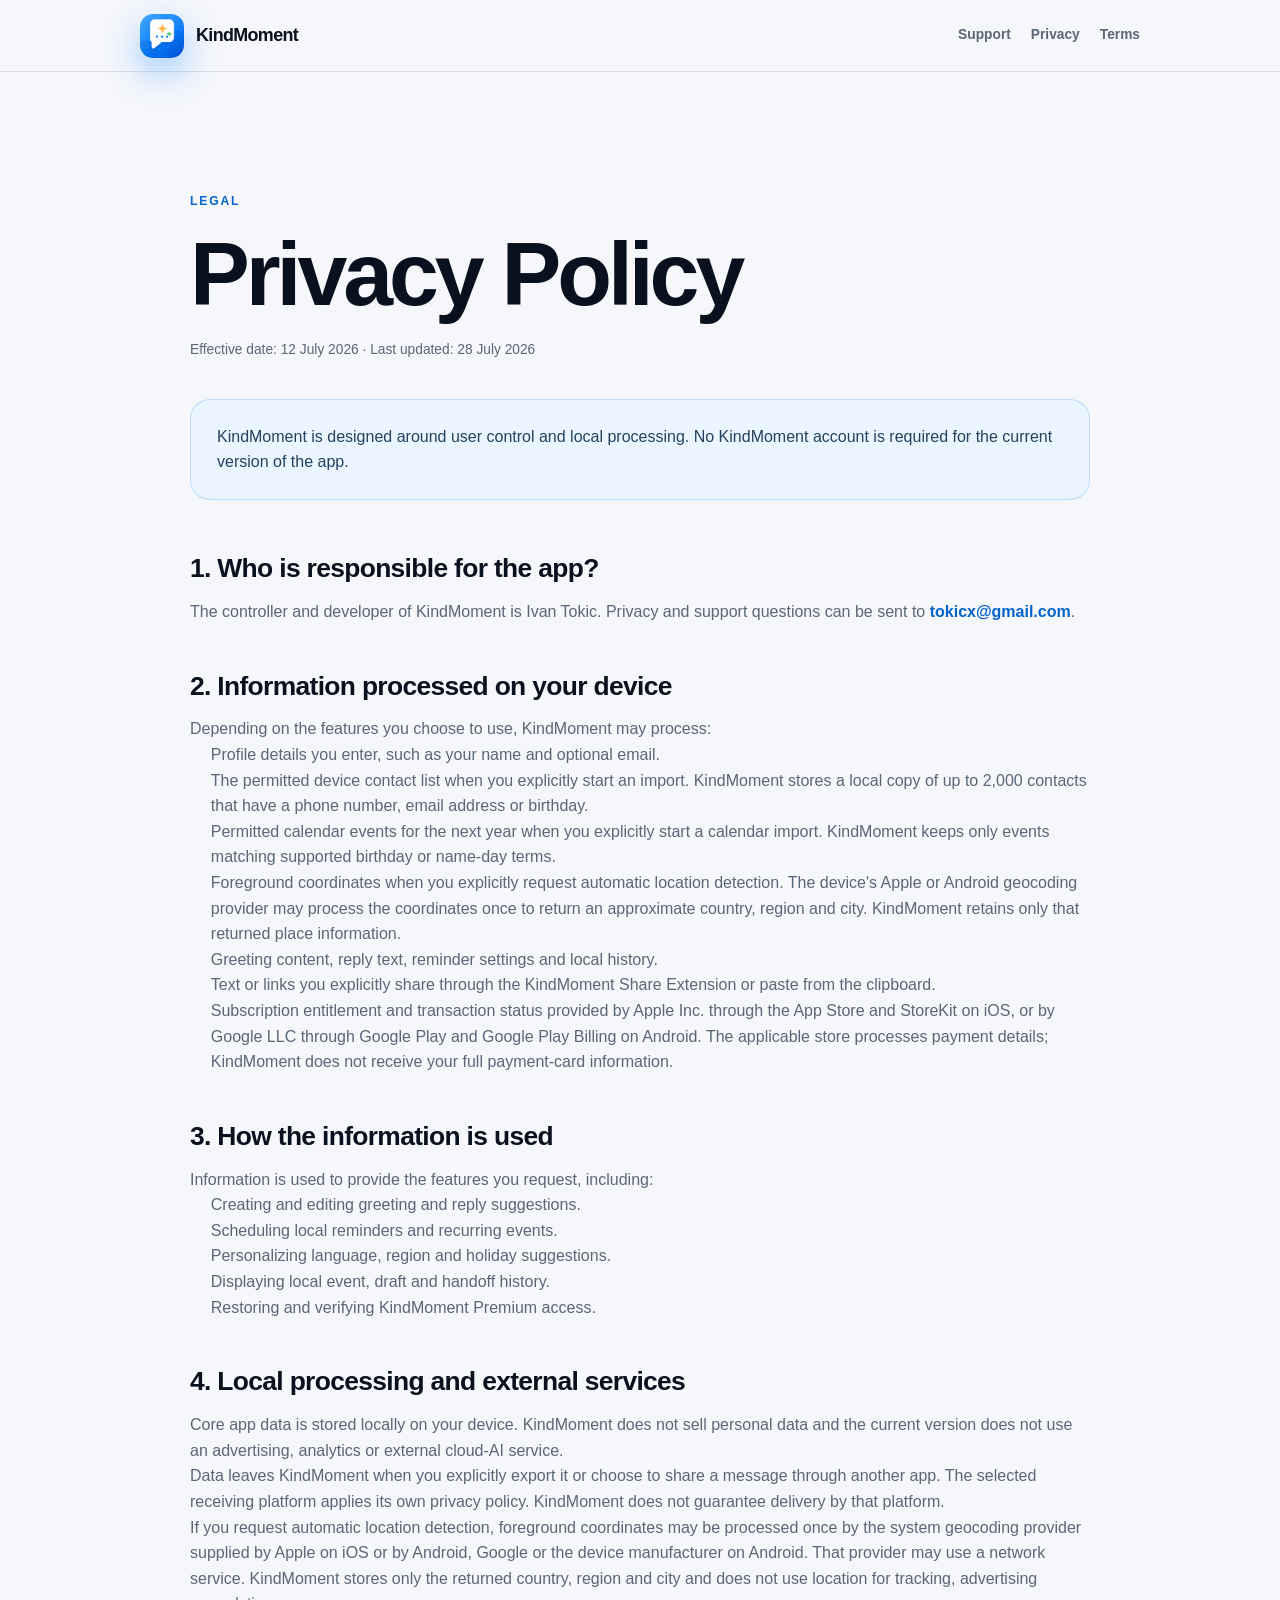
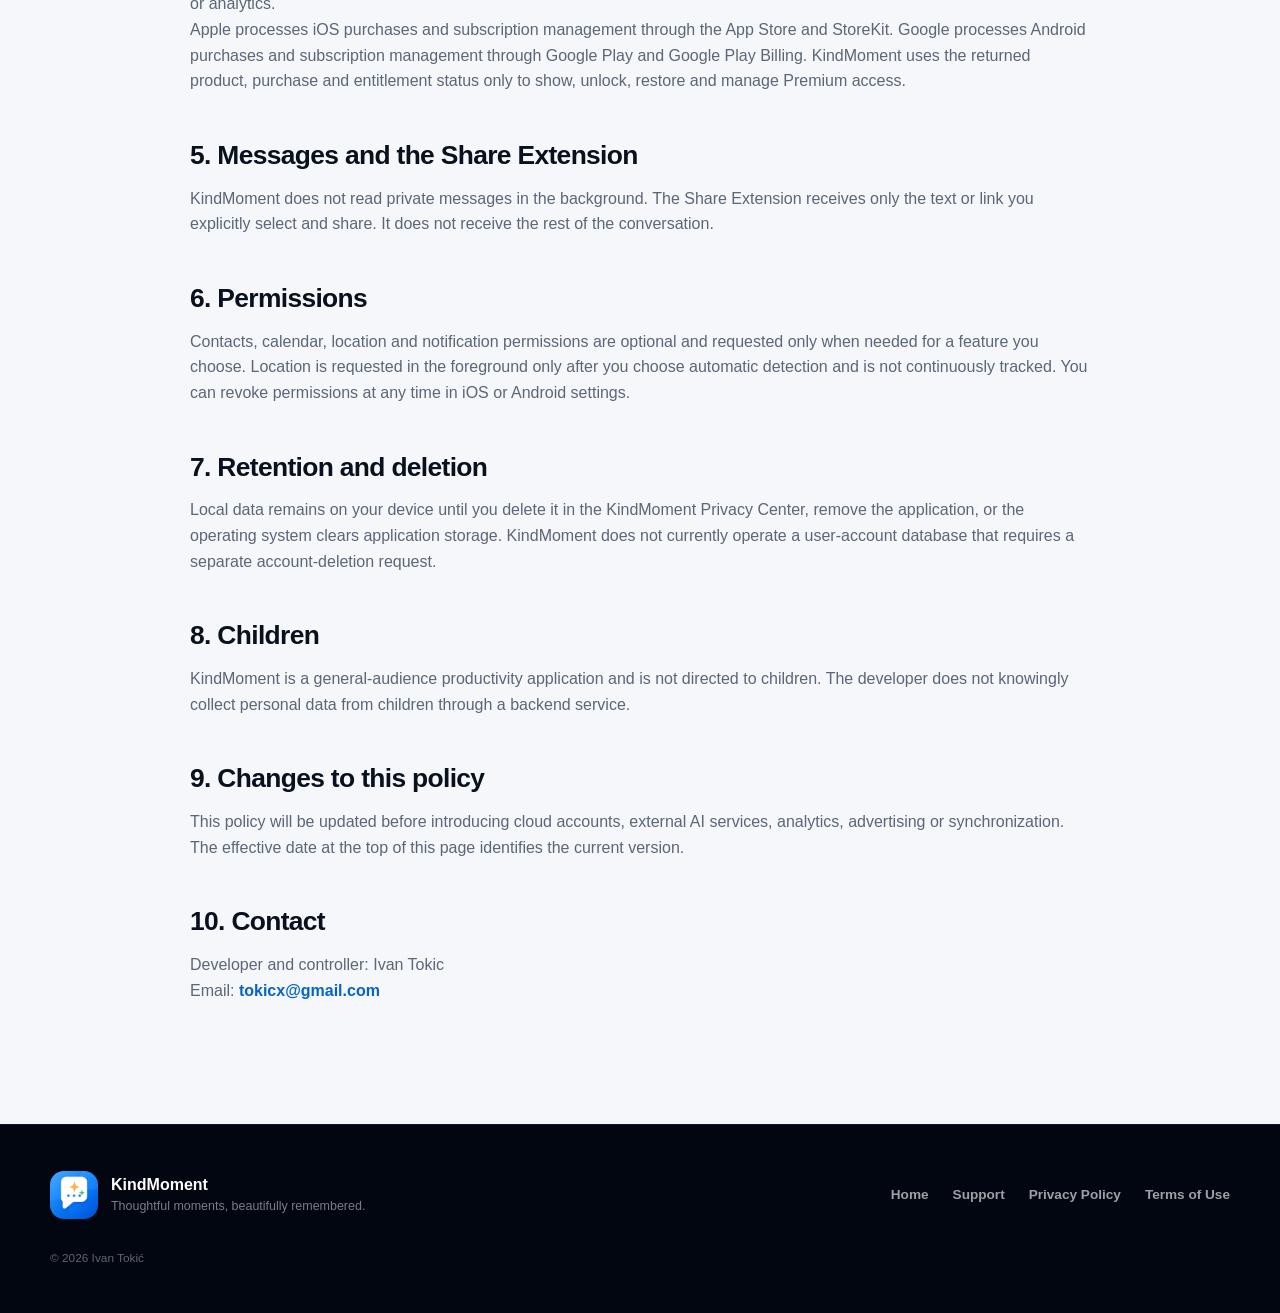
<file: privacy/index.html>
<!doctype html>
<html lang="en">
<head>
<meta charset="utf-8">
<meta name="viewport" content="width=device-width, initial-scale=1">
<meta name="referrer" content="strict-origin-when-cross-origin">
<meta http-equiv="Content-Security-Policy" content="default-src 'self'; script-src 'self' 'unsafe-inline'; style-src 'self'; img-src 'self' data:; font-src 'self' data:; connect-src 'none'; media-src 'none'; object-src 'none'; frame-src 'none'; base-uri 'self'; form-action 'none'; upgrade-insecure-requests">
<title>Privacy Policy — KindMoment</title>
<meta name="description" content="Learn how KindMoment handles contacts, calendar events, location, messages, subscriptions and local app data.">
<meta name="application-name" content="KindMoment">
<meta name="creator" content="Ivan Tokić">
<meta name="publisher" content="Ivan Tokić">
<meta name="robots" content="index, follow">
<meta name="theme-color" content="#050b14">
<meta property="og:title" content="Privacy Policy — KindMoment">
<meta property="og:description" content="Learn how KindMoment handles contacts, calendar events, location, messages, subscriptions and local app data.">
<meta property="og:url" content="https://kindmoment.app/privacy.html">
<meta property="og:type" content="website">
<meta property="og:site_name" content="KindMoment">
<meta property="og:locale" content="en_US">
<meta property="og:image" content="https://kindmoment.app/assets/kindmoment-social.jpg">
<meta property="og:image:width" content="1200">
<meta property="og:image:height" content="630">
<meta property="og:image:type" content="image/jpeg">
<meta property="og:image:alt" content="KindMoment app screens with premium blue and gold details">
<meta name="twitter:card" content="summary_large_image">
<meta name="twitter:title" content="Privacy Policy — KindMoment">
<meta name="twitter:description" content="Learn how KindMoment handles contacts, calendar events, location, messages, subscriptions and local app data.">
<meta name="twitter:image" content="https://kindmoment.app/assets/kindmoment-social.jpg">
<link rel="icon" href="/assets/kindmoment-icon-32.png" sizes="32x32" type="image/png">
<link rel="icon" href="/assets/kindmoment-icon-192.png" sizes="192x192" type="image/png">
<link rel="icon" href="/favicon.svg" type="image/svg+xml">
<link rel="apple-touch-icon" href="/assets/kindmoment-apple-touch-icon.png" sizes="180x180" type="image/png">
<link rel="manifest" href="/manifest.webmanifest">
<link rel="canonical" href="https://kindmoment.app/privacy.html">
<link rel="preload" href="/assets/kindmoment-icon.png" as="image">
<link rel="stylesheet" href="/assets/index-BGTYU66b.css">
<script type="application/ld+json">{"@context":"https://schema.org","@type":"WebPage","@id":"https://kindmoment.app/privacy.html#webpage","url":"https://kindmoment.app/privacy.html","name":"Privacy Policy — KindMoment","description":"Learn how KindMoment handles contacts, calendar events, location, messages, subscriptions and local app data.","inLanguage":"en","isPartOf":{"@id":"https://kindmoment.app/#website"}}</script>
</head>
<body class="__variable_geist_0tvmz3h __variable_geist_mono_1diim1n antialiased">
<div class="inner-page"><a class="skip-link" href="#inner-main">Skip to main content</a><header class="inner-header"><a class="brand" href="/" aria-label="KindMoment"><img src="/assets/kindmoment-icon.png" width="512" height="512" alt="" decoding="async"><span>KindMoment</span></a><nav class="inner-nav" aria-label="Support and legal navigation"><a href="/support/">Support</a><a href="/privacy.html" aria-current="page">Privacy</a><a href="/terms.html">Terms</a></nav></header><main class="inner-content" id="inner-main" tabindex="-1"><p class="eyebrow">Legal</p><h1>Privacy Policy</h1><div class="legal-content"><p class="legal-date">Effective date: 12 July 2026 · Last updated: 28 July 2026</p><div class="legal-callout">KindMoment is designed around user control and local processing. No KindMoment account is required for the current version of the app.</div><section><h2>1. Who is responsible for the app?</h2><p>The controller and developer of KindMoment is Ivan Tokic. Privacy and support questions can be sent to<!-- --> <a href="mailto:tokicx@gmail.com">tokicx@gmail.com</a>.</p></section><section><h2>2. Information processed on your device</h2><p>Depending on the features you choose to use, KindMoment may process:</p><ul><li>Profile details you enter, such as your name and optional email.</li><li>The permitted device contact list when you explicitly start an import. KindMoment stores a local copy of up to 2,000 contacts that have a phone number, email address or birthday.</li><li>Permitted calendar events for the next year when you explicitly start a calendar import. KindMoment keeps only events matching supported birthday or name-day terms.</li><li>Foreground coordinates when you explicitly request automatic location detection. The device's Apple or Android geocoding provider may process the coordinates once to return an approximate country, region and city. KindMoment retains only that returned place information.</li><li>Greeting content, reply text, reminder settings and local history.</li><li>Text or links you explicitly share through the KindMoment Share Extension or paste from the clipboard.</li><li>Subscription entitlement and transaction status provided by Apple Inc. through the App Store and StoreKit on iOS, or by Google LLC through Google Play and Google Play Billing on Android. The applicable store processes payment details; KindMoment does not receive your full payment-card information.</li></ul></section><section><h2>3. How the information is used</h2><p>Information is used to provide the features you request, including:</p><ul><li>Creating and editing greeting and reply suggestions.</li><li>Scheduling local reminders and recurring events.</li><li>Personalizing language, region and holiday suggestions.</li><li>Displaying local event, draft and handoff history.</li><li>Restoring and verifying KindMoment Premium access.</li></ul></section><section><h2>4. Local processing and external services</h2><p>Core app data is stored locally on your device. KindMoment does not sell personal data and the current version does not use an advertising, analytics or external cloud-AI service.</p><p>Data leaves KindMoment when you explicitly export it or choose to share a message through another app. The selected receiving platform applies its own privacy policy. KindMoment does not guarantee delivery by that platform.</p><p>If you request automatic location detection, foreground coordinates may be processed once by the system geocoding provider supplied by Apple on iOS or by Android, Google or the device manufacturer on Android. That provider may use a network service. KindMoment stores only the returned country, region and city and does not use location for tracking, advertising or analytics.</p><p>Apple processes iOS purchases and subscription management through the App Store and StoreKit. Google processes Android purchases and subscription management through Google Play and Google Play Billing. KindMoment uses the returned product, purchase and entitlement status only to show, unlock, restore and manage Premium access.</p></section><section><h2>5. Messages and the Share Extension</h2><p>KindMoment does not read private messages in the background. The Share Extension receives only the text or link you explicitly select and share. It does not receive the rest of the conversation.</p></section><section><h2>6. Permissions</h2><p>Contacts, calendar, location and notification permissions are optional and requested only when needed for a feature you choose. Location is requested in the foreground only after you choose automatic detection and is not continuously tracked. You can revoke permissions at any time in iOS or Android settings.</p></section><section><h2>7. Retention and deletion</h2><p>Local data remains on your device until you delete it in the KindMoment Privacy Center, remove the application, or the operating system clears application storage. KindMoment does not currently operate a user-account database that requires a separate account-deletion request.</p></section><section><h2>8. Children</h2><p>KindMoment is a general-audience productivity application and is not directed to children. The developer does not knowingly collect personal data from children through a backend service.</p></section><section><h2>9. Changes to this policy</h2><p>This policy will be updated before introducing cloud accounts, external AI services, analytics, advertising or synchronization. The effective date at the top of this page identifies the current version.</p></section><section><h2>10. Contact</h2><p>Developer and controller: Ivan Tokic<br>Email: <a href="mailto:tokicx@gmail.com">tokicx@gmail.com</a></p></section></div></main><footer class="footer"><div class="section-width footer-layout"><div class="footer-brand"><img src="/assets/kindmoment-icon.png" width="512" height="512" alt="" loading="lazy" decoding="async"><div><strong>KindMoment</strong><span>Thoughtful moments, beautifully remembered.</span></div></div><div class="footer-links"><a href="/">Home</a><a href="/support/">Support</a><a href="/privacy.html">Privacy Policy</a><a href="/terms.html">Terms of Use</a></div><p>© 2026 Ivan Tokić</p></div></footer></div>
</body>
</html>
</file>
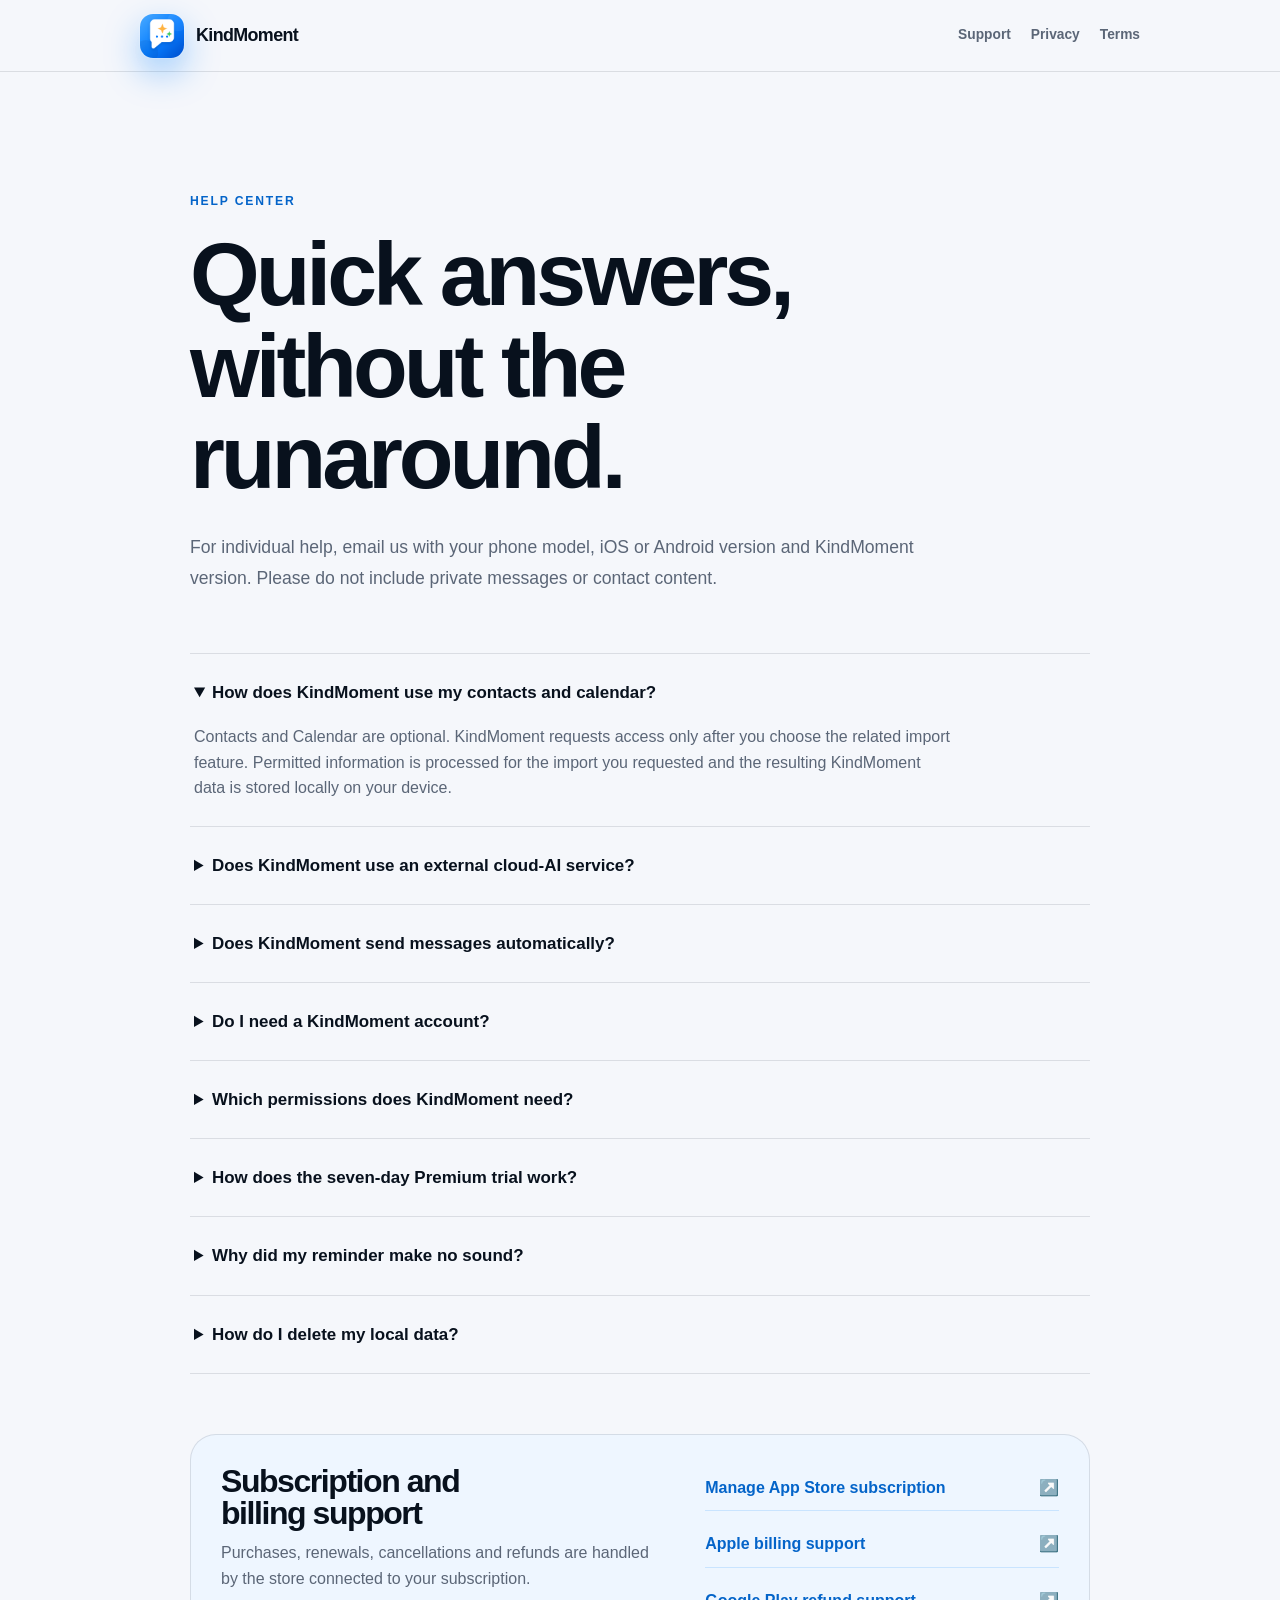
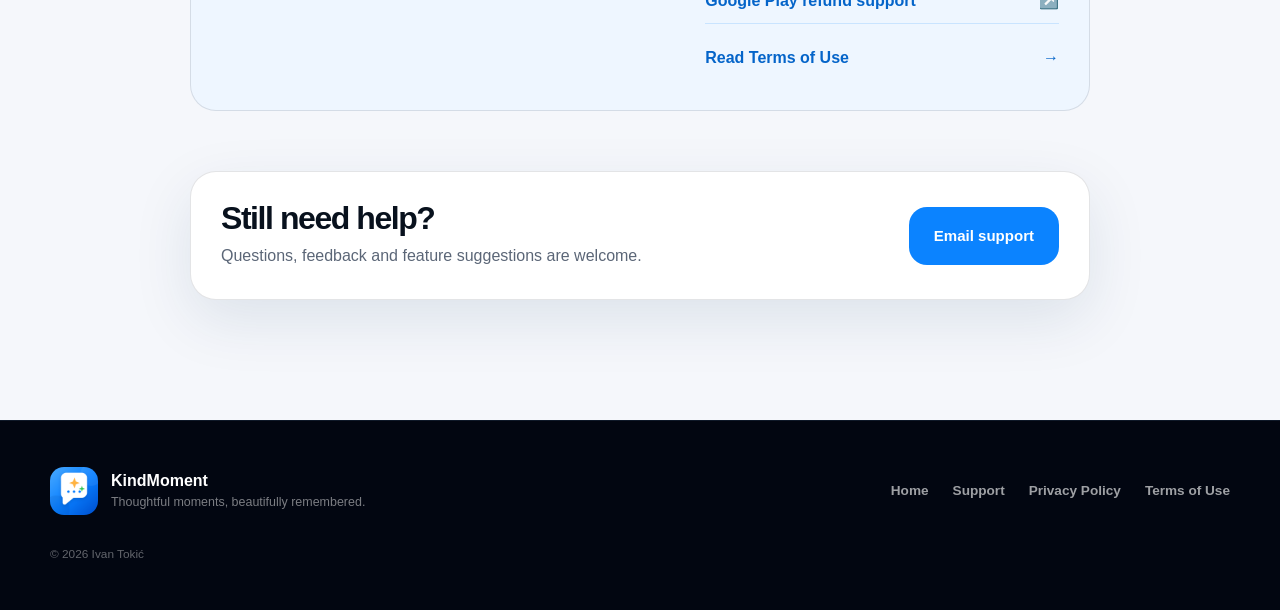
<file: support/index.html>
<!doctype html>
<html lang="en">
<head>
<meta charset="utf-8">
<meta name="viewport" content="width=device-width, initial-scale=1">
<meta name="referrer" content="strict-origin-when-cross-origin">
<meta http-equiv="Content-Security-Policy" content="default-src 'self'; script-src 'self' 'unsafe-inline'; style-src 'self'; img-src 'self' data:; font-src 'self' data:; connect-src 'none'; media-src 'none'; object-src 'none'; frame-src 'none'; base-uri 'self'; form-action 'none'; upgrade-insecure-requests">
<title>KindMoment Help &amp; Support</title>
<meta name="description" content="Get help with KindMoment reminders, contacts, calendar, privacy, replies, notifications and Premium subscriptions.">
<meta name="application-name" content="KindMoment">
<meta name="creator" content="Ivan Tokić">
<meta name="publisher" content="Ivan Tokić">
<meta name="robots" content="index, follow">
<meta name="theme-color" content="#050b14">
<meta property="og:title" content="KindMoment Help &amp; Support">
<meta property="og:description" content="Get help with KindMoment reminders, contacts, calendar, privacy, replies, notifications and Premium subscriptions.">
<meta property="og:url" content="https://kindmoment.app/support/">
<meta property="og:type" content="website">
<meta property="og:site_name" content="KindMoment">
<meta property="og:locale" content="en_US">
<meta property="og:image" content="https://kindmoment.app/assets/kindmoment-social.jpg">
<meta property="og:image:width" content="1200">
<meta property="og:image:height" content="630">
<meta property="og:image:type" content="image/jpeg">
<meta property="og:image:alt" content="KindMoment app screens with premium blue and gold details">
<meta name="twitter:card" content="summary_large_image">
<meta name="twitter:title" content="KindMoment Help &amp; Support">
<meta name="twitter:description" content="Get help with KindMoment reminders, contacts, calendar, privacy, replies, notifications and Premium subscriptions.">
<meta name="twitter:image" content="https://kindmoment.app/assets/kindmoment-social.jpg">
<link rel="icon" href="/assets/kindmoment-icon-32.png" sizes="32x32" type="image/png">
<link rel="icon" href="/assets/kindmoment-icon-192.png" sizes="192x192" type="image/png">
<link rel="icon" href="/favicon.svg" type="image/svg+xml">
<link rel="apple-touch-icon" href="/assets/kindmoment-apple-touch-icon.png" sizes="180x180" type="image/png">
<link rel="manifest" href="/manifest.webmanifest">
<link rel="canonical" href="https://kindmoment.app/support/">
<link rel="preload" href="/assets/kindmoment-icon.png" as="image">
<link rel="stylesheet" href="/assets/index-BGTYU66b.css">
<script type="application/ld+json">{"@context":"https://schema.org","@type":"FAQPage","@id":"https://kindmoment.app/support/#webpage","url":"https://kindmoment.app/support/","name":"KindMoment Help & Support","description":"Get help with KindMoment reminders, contacts, calendar, privacy, replies, notifications and Premium subscriptions.","inLanguage":"en","isPartOf":{"@id":"https://kindmoment.app/#website"},"mainEntity":[{"@type":"Question","name":"How does KindMoment use my contacts and calendar?","acceptedAnswer":{"@type":"Answer","text":"Contacts and Calendar are optional. KindMoment requests access only after you choose the related import feature. Permitted information is processed for the import you requested and the resulting KindMoment data is stored locally on your device."}},{"@type":"Question","name":"Does KindMoment use an external cloud-AI service?","acceptedAnswer":{"@type":"Answer","text":"No. The current version does not send contact, calendar, greeting or message content to an external cloud-AI service. Greeting and reply assistance is provided locally on the device."}},{"@type":"Question","name":"Does KindMoment send messages automatically?","acceptedAnswer":{"@type":"Answer","text":"No. KindMoment prepares text and opens the messaging or sharing destination you select. You review the text and initiate sending. A successful handoff does not guarantee delivery by another platform."}},{"@type":"Question","name":"Do I need a KindMoment account?","acceptedAnswer":{"@type":"Answer","text":"No. The current version does not require registration or sign-in. Subscription purchases are associated with the applicable App Store or Google Play account."}},{"@type":"Question","name":"Which permissions does KindMoment need?","acceptedAnswer":{"@type":"Answer","text":"Contacts, Calendar, Location and Notifications are optional. Each permission is requested only when you choose a feature that needs it, and you can change access later in system settings."}},{"@type":"Question","name":"How does the seven-day Premium trial work?","acceptedAnswer":{"@type":"Answer","text":"Eligible new subscribers may receive a seven-day free trial. Eligibility, the authoritative local price and the renewal date are displayed by the applicable app store before purchase. You can manage or cancel the subscription in your store account."}},{"@type":"Question","name":"Why did my reminder make no sound?","acceptedAnswer":{"@type":"Answer","text":"Check that KindMoment notifications and sounds are enabled in system settings. Silent mode, Focus modes, notification summaries and Android battery optimization can also affect sound, vibration or delivery timing."}},{"@type":"Question","name":"How do I delete my local data?","acceptedAnswer":{"@type":"Answer","text":"Open KindMoment Settings, then Privacy Center, and choose the local data deletion option. Removing the app also removes its local data from that device."}}]}</script>
</head>
<body class="__variable_geist_0tvmz3h __variable_geist_mono_1diim1n antialiased">
<div class="inner-page"><a class="skip-link" href="#inner-main">Skip to main content</a><header class="inner-header"><a class="brand" href="/" aria-label="KindMoment"><img src="/assets/kindmoment-icon.png" width="512" height="512" alt="" decoding="async"><span>KindMoment</span></a><nav class="inner-nav" aria-label="Support and legal navigation"><a href="/support/" aria-current="page">Support</a><a href="/privacy.html">Privacy</a><a href="/terms.html">Terms</a></nav></header><main class="inner-content" id="inner-main" tabindex="-1"><p class="eyebrow">Help center</p><h1>Quick answers, without the runaround.</h1><p class="inner-lead">For individual help, email us with your phone model, iOS or Android version and KindMoment version. Please do not include private messages or contact content.</p><div class="faq-list"><details open=""><summary>How does KindMoment use my contacts and calendar?</summary><p>Contacts and Calendar are optional. KindMoment requests access only after you choose the related import feature. Permitted information is processed for the import you requested and the resulting KindMoment data is stored locally on your device.</p></details><details><summary>Does KindMoment use an external cloud-AI service?</summary><p>No. The current version does not send contact, calendar, greeting or message content to an external cloud-AI service. Greeting and reply assistance is provided locally on the device.</p></details><details><summary>Does KindMoment send messages automatically?</summary><p>No. KindMoment prepares text and opens the messaging or sharing destination you select. You review the text and initiate sending. A successful handoff does not guarantee delivery by another platform.</p></details><details><summary>Do I need a KindMoment account?</summary><p>No. The current version does not require registration or sign-in. Subscription purchases are associated with the applicable App Store or Google Play account.</p></details><details><summary>Which permissions does KindMoment need?</summary><p>Contacts, Calendar, Location and Notifications are optional. Each permission is requested only when you choose a feature that needs it, and you can change access later in system settings.</p></details><details><summary>How does the seven-day Premium trial work?</summary><p>Eligible new subscribers may receive a seven-day free trial. Eligibility, the authoritative local price and the renewal date are displayed by the applicable app store before purchase. You can manage or cancel the subscription in your store account.</p></details><details><summary>Why did my reminder make no sound?</summary><p>Check that KindMoment notifications and sounds are enabled in system settings. Silent mode, Focus modes, notification summaries and Android battery optimization can also affect sound, vibration or delivery timing.</p></details><details><summary>How do I delete my local data?</summary><p>Open KindMoment Settings, then Privacy Center, and choose the local data deletion option. Removing the app also removes its local data from that device.</p></details></div><section class="support-resources" aria-labelledby="store-support"><div><h2 id="store-support">Subscription and billing support</h2><p>Purchases, renewals, cancellations and refunds are handled by the store connected to your subscription.</p></div><div class="support-resource-links"><a href="https://apps.apple.com/account/subscriptions">Manage App Store subscription <span aria-hidden="true">↗</span></a><a href="https://support.apple.com/billing">Apple billing support <span aria-hidden="true">↗</span></a><a href="https://support.google.com/googleplay/workflow/9813244">Google Play refund support <span aria-hidden="true">↗</span></a><a href="/terms.html">Read Terms of Use <span aria-hidden="true">→</span></a></div></section><section class="support-card"><div><h2>Still need help?</h2><p>Questions, feedback and feature suggestions are welcome.</p></div><a class="button" href="mailto:tokicx@gmail.com?subject=KindMoment%20Support">Email support</a></section></main><footer class="footer"><div class="section-width footer-layout"><div class="footer-brand"><img src="/assets/kindmoment-icon.png" width="512" height="512" alt="" loading="lazy" decoding="async"><div><strong>KindMoment</strong><span>Thoughtful moments, beautifully remembered.</span></div></div><div class="footer-links"><a href="/">Home</a><a href="/support/">Support</a><a href="/privacy.html">Privacy Policy</a><a href="/terms.html">Terms of Use</a></div><p>© 2026 Ivan Tokić</p></div></footer></div>
</body>
</html>
</file>
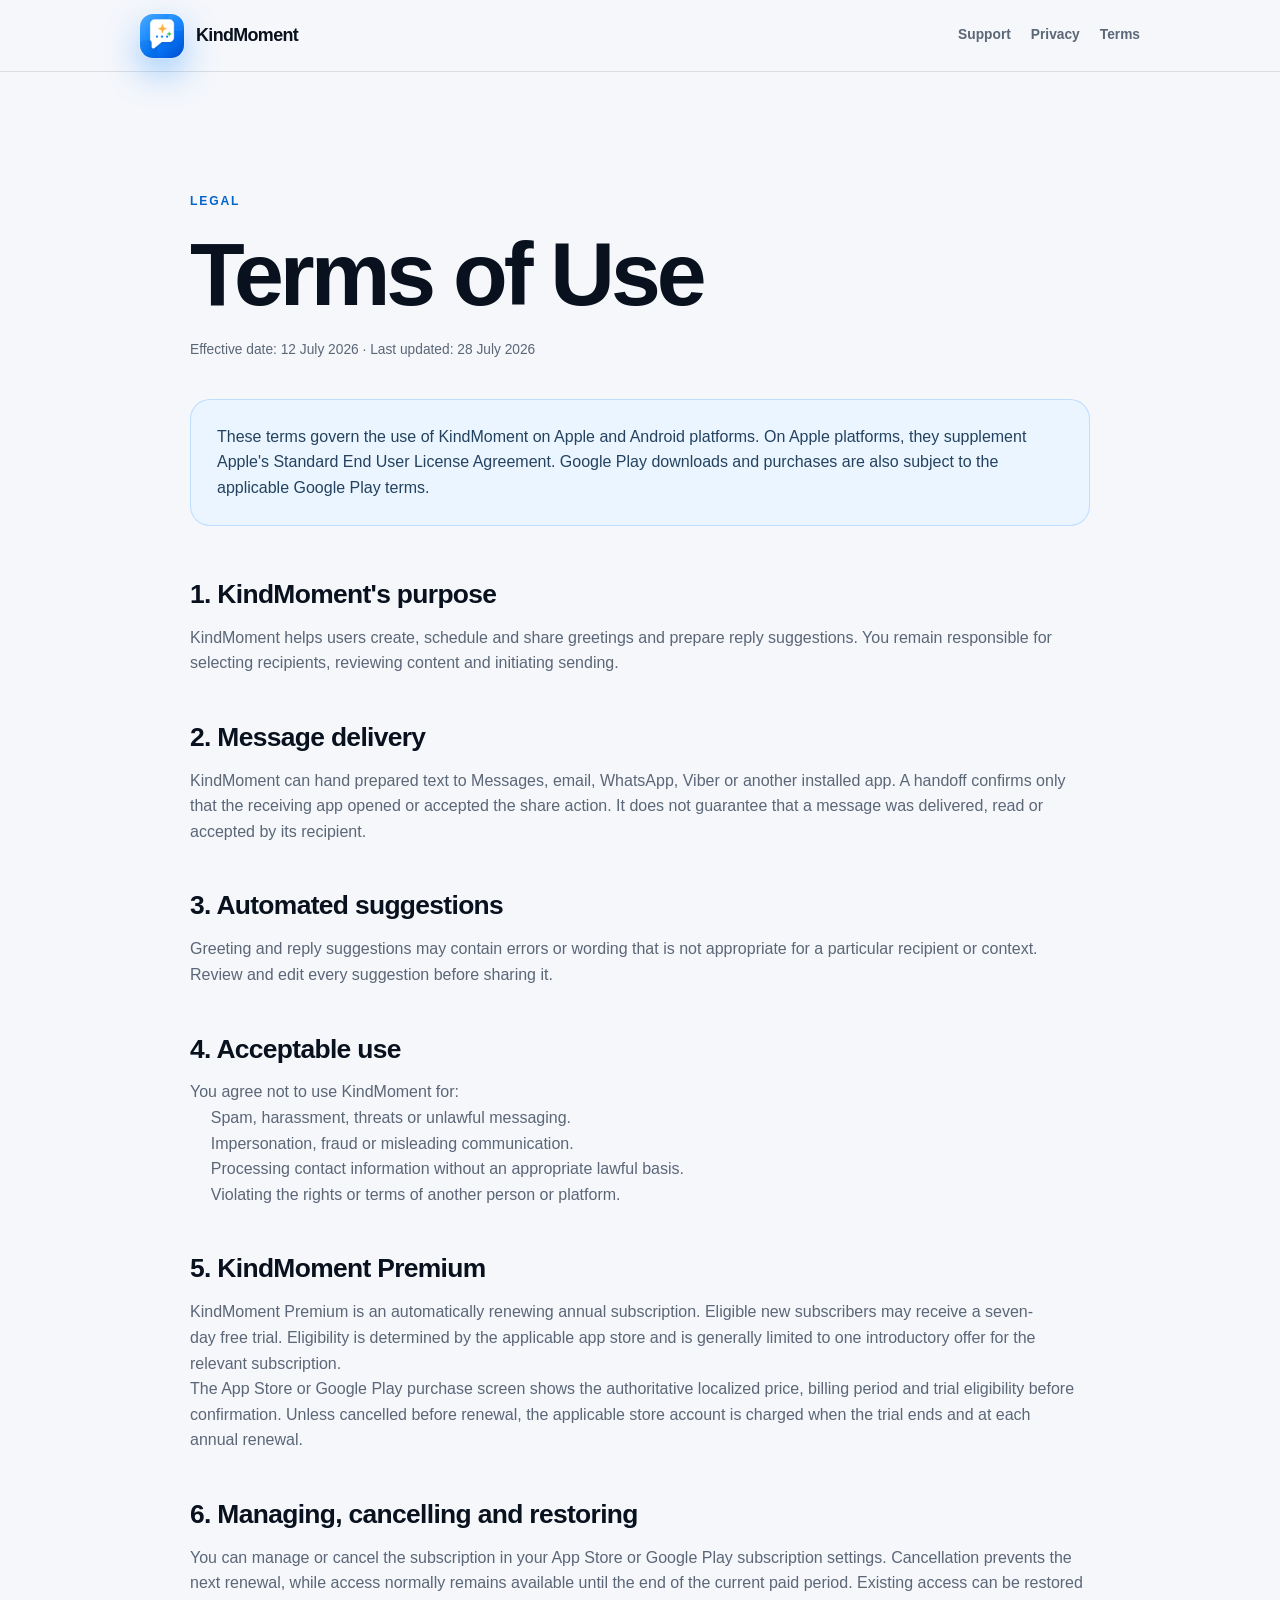
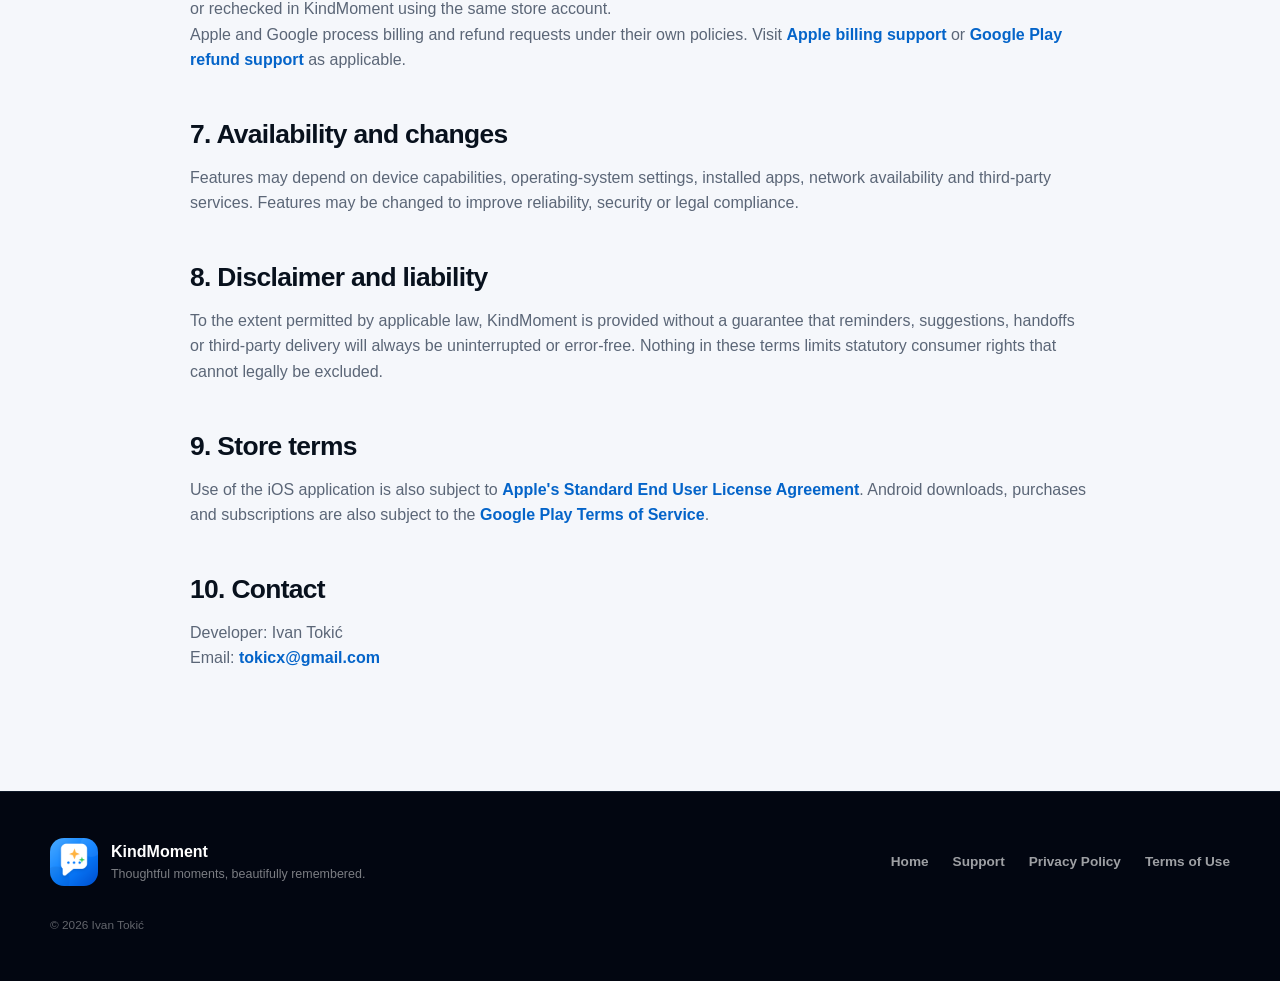
<file: terms/index.html>
<!doctype html>
<html lang="en">
<head>
<meta charset="utf-8">
<meta name="viewport" content="width=device-width, initial-scale=1">
<meta name="referrer" content="strict-origin-when-cross-origin">
<meta http-equiv="Content-Security-Policy" content="default-src 'self'; script-src 'self' 'unsafe-inline'; style-src 'self'; img-src 'self' data:; font-src 'self' data:; connect-src 'none'; media-src 'none'; object-src 'none'; frame-src 'none'; base-uri 'self'; form-action 'none'; upgrade-insecure-requests">
<title>Terms of Use — KindMoment</title>
<meta name="description" content="Read the KindMoment terms for reminders, greetings, sharing and Premium subscriptions on iPhone and Android.">
<meta name="application-name" content="KindMoment">
<meta name="creator" content="Ivan Tokić">
<meta name="publisher" content="Ivan Tokić">
<meta name="robots" content="index, follow">
<meta name="theme-color" content="#050b14">
<meta property="og:title" content="Terms of Use — KindMoment">
<meta property="og:description" content="Read the KindMoment terms for reminders, greetings, sharing and Premium subscriptions on iPhone and Android.">
<meta property="og:url" content="https://kindmoment.app/terms.html">
<meta property="og:type" content="website">
<meta property="og:site_name" content="KindMoment">
<meta property="og:locale" content="en_US">
<meta property="og:image" content="https://kindmoment.app/assets/kindmoment-social.jpg">
<meta property="og:image:width" content="1200">
<meta property="og:image:height" content="630">
<meta property="og:image:type" content="image/jpeg">
<meta property="og:image:alt" content="KindMoment app screens with premium blue and gold details">
<meta name="twitter:card" content="summary_large_image">
<meta name="twitter:title" content="Terms of Use — KindMoment">
<meta name="twitter:description" content="Read the KindMoment terms for reminders, greetings, sharing and Premium subscriptions on iPhone and Android.">
<meta name="twitter:image" content="https://kindmoment.app/assets/kindmoment-social.jpg">
<link rel="icon" href="/assets/kindmoment-icon-32.png" sizes="32x32" type="image/png">
<link rel="icon" href="/assets/kindmoment-icon-192.png" sizes="192x192" type="image/png">
<link rel="icon" href="/favicon.svg" type="image/svg+xml">
<link rel="apple-touch-icon" href="/assets/kindmoment-apple-touch-icon.png" sizes="180x180" type="image/png">
<link rel="manifest" href="/manifest.webmanifest">
<link rel="canonical" href="https://kindmoment.app/terms.html">
<link rel="preload" href="/assets/kindmoment-icon.png" as="image">
<link rel="stylesheet" href="/assets/index-BGTYU66b.css">
<script type="application/ld+json">{"@context":"https://schema.org","@type":"WebPage","@id":"https://kindmoment.app/terms.html#webpage","url":"https://kindmoment.app/terms.html","name":"Terms of Use — KindMoment","description":"Read the KindMoment terms for reminders, greetings, sharing and Premium subscriptions on iPhone and Android.","inLanguage":"en","isPartOf":{"@id":"https://kindmoment.app/#website"}}</script>
</head>
<body class="__variable_geist_0tvmz3h __variable_geist_mono_1diim1n antialiased">
<div class="inner-page"><a class="skip-link" href="#inner-main">Skip to main content</a><header class="inner-header"><a class="brand" href="/" aria-label="KindMoment"><img src="/assets/kindmoment-icon.png" width="512" height="512" alt="" decoding="async"><span>KindMoment</span></a><nav class="inner-nav" aria-label="Support and legal navigation"><a href="/support/">Support</a><a href="/privacy.html">Privacy</a><a href="/terms.html" aria-current="page">Terms</a></nav></header><main class="inner-content" id="inner-main" tabindex="-1"><p class="eyebrow">Legal</p><h1>Terms of Use</h1><div class="legal-content"><p class="legal-date">Effective date: 12 July 2026 · Last updated: 28 July 2026</p><div class="legal-callout">These terms govern the use of KindMoment on Apple and Android platforms. On Apple platforms, they supplement Apple's Standard End User License Agreement. Google Play downloads and purchases are also subject to the applicable Google Play terms.</div><section><h2>1. KindMoment's purpose</h2><p>KindMoment helps users create, schedule and share greetings and prepare reply suggestions. You remain responsible for selecting recipients, reviewing content and initiating sending.</p></section><section><h2>2. Message delivery</h2><p>KindMoment can hand prepared text to Messages, email, WhatsApp, Viber or another installed app. A handoff confirms only that the receiving app opened or accepted the share action. It does not guarantee that a message was delivered, read or accepted by its recipient.</p></section><section><h2>3. Automated suggestions</h2><p>Greeting and reply suggestions may contain errors or wording that is not appropriate for a particular recipient or context. Review and edit every suggestion before sharing it.</p></section><section><h2>4. Acceptable use</h2><p>You agree not to use KindMoment for:</p><ul><li>Spam, harassment, threats or unlawful messaging.</li><li>Impersonation, fraud or misleading communication.</li><li>Processing contact information without an appropriate lawful basis.</li><li>Violating the rights or terms of another person or platform.</li></ul></section><section><h2>5. KindMoment Premium</h2><p>KindMoment Premium is an automatically renewing annual subscription. Eligible new subscribers may receive a seven-day free trial. Eligibility is determined by the applicable app store and is generally limited to one introductory offer for the relevant subscription.</p><p>The App Store or Google Play purchase screen shows the authoritative localized price, billing period and trial eligibility before confirmation. Unless cancelled before renewal, the applicable store account is charged when the trial ends and at each annual renewal.</p></section><section><h2>6. Managing, cancelling and restoring</h2><p>You can manage or cancel the subscription in your App Store or Google Play subscription settings. Cancellation prevents the next renewal, while access normally remains available until the end of the current paid period. Existing access can be restored or rechecked in KindMoment using the same store account.</p><p>Apple and Google process billing and refund requests under their own policies. Visit<!-- --> <a href="https://support.apple.com/billing">Apple billing support</a> <!-- -->or<!-- --> <a href="https://support.google.com/googleplay/workflow/9813244">Google Play refund support</a> <!-- -->as applicable.</p></section><section><h2>7. Availability and changes</h2><p>Features may depend on device capabilities, operating-system settings, installed apps, network availability and third-party services. Features may be changed to improve reliability, security or legal compliance.</p></section><section><h2>8. Disclaimer and liability</h2><p>To the extent permitted by applicable law, KindMoment is provided without a guarantee that reminders, suggestions, handoffs or third-party delivery will always be uninterrupted or error-free. Nothing in these terms limits statutory consumer rights that cannot legally be excluded.</p></section><section><h2>9. Store terms</h2><p>Use of the iOS application is also subject to<!-- --> <a href="https://www.apple.com/legal/internet-services/itunes/dev/stdeula/">Apple's Standard End User License Agreement</a>. Android downloads, purchases and subscriptions are also subject to the<!-- --> <a href="https://play.google.com/about/play-terms/eea/index.html">Google Play Terms of Service</a>.</p></section><section><h2>10. Contact</h2><p>Developer: Ivan Tokić<br>Email: <a href="mailto:tokicx@gmail.com">tokicx@gmail.com</a></p></section></div></main><footer class="footer"><div class="section-width footer-layout"><div class="footer-brand"><img src="/assets/kindmoment-icon.png" width="512" height="512" alt="" loading="lazy" decoding="async"><div><strong>KindMoment</strong><span>Thoughtful moments, beautifully remembered.</span></div></div><div class="footer-links"><a href="/">Home</a><a href="/support/">Support</a><a href="/privacy.html">Privacy Policy</a><a href="/terms.html">Terms of Use</a></div><p>© 2026 Ivan Tokić</p></div></footer></div>
</body>
</html>
</file>
<file: assets/site-v2.css>
@font-face {
  font-family: "Geist";
  font-style: normal;
  font-weight: 100 900;
  font-display: swap;
  src: url("/assets/_vinext_fonts/geist-8ac0455e797f/geist-001175b1.woff2") format("woff2");
  unicode-range: U+0100-02BA, U+02BD-02C5, U+02C7-02CC, U+02CE-02D7, U+02DD-02FF, U+0304, U+0308, U+0329, U+1D00-1DBF, U+1E00-1E9F, U+1EF2-1EFF, U+2020, U+20A0-20AB, U+20AD-20C0, U+2113, U+2C60-2C7F, U+A720-A7FF;
}

@font-face {
  font-family: "Geist";
  font-style: normal;
  font-weight: 100 900;
  font-display: swap;
  src: url("/assets/_vinext_fonts/geist-8ac0455e797f/geist-98bbbccb.woff2") format("woff2");
  unicode-range: U+0000-00FF, U+0131, U+0152-0153, U+02BB-02BC, U+02C6, U+02DA, U+02DC, U+0304, U+0308, U+0329, U+2000-206F, U+20AC, U+2122, U+2191, U+2193, U+2212, U+2215, U+FEFF, U+FFFD;
}

:root {
  color-scheme: light;
  --night: #020814;
  --night-soft: #071629;
  --night-blue: #092a50;
  --page: #f6f8fc;
  --surface: #ffffff;
  --surface-blue: #edf6ff;
  --ink: #07111f;
  --muted: #607087;
  --line: rgba(7, 17, 31, 0.11);
  --line-light: rgba(255, 255, 255, 0.15);
  --blue: #0a84ff;
  --blue-bright: #44a6ff;
  --blue-deep: #0068d7;
  --gold: #f4b94f;
  --gold-bright: #ffe3a3;
  --gold-deep: #c97b16;
  --mint: #58e3ad;
  --shadow-soft: 0 24px 72px rgba(20, 55, 96, 0.12);
  --shadow-card: 0 28px 80px rgba(10, 32, 62, 0.14);
  --shadow-phone: 0 48px 110px rgba(0, 0, 0, 0.48);
  --radius-xl: 42px;
  --radius-lg: 30px;
  --font-sans: "Geist", -apple-system, BlinkMacSystemFont, "Segoe UI", sans-serif;
}

*,
*::before,
*::after {
  box-sizing: border-box;
}

html {
  scroll-behavior: smooth;
  background: var(--night);
}

body {
  margin: 0;
  overflow-x: hidden;
  background: var(--page);
  color: var(--ink);
  font-family: var(--font-sans);
  font-synthesis: none;
  line-height: 1.6;
  text-rendering: optimizeLegibility;
  -webkit-font-smoothing: antialiased;
}

body,
button,
a {
  -webkit-tap-highlight-color: transparent;
}

img,
svg {
  display: block;
  max-width: 100%;
}

a {
  color: inherit;
}

h1,
h2,
h3,
p,
blockquote {
  text-wrap: pretty;
}

h1,
h2,
h3 {
  margin-top: 0;
  letter-spacing: -0.05em;
  line-height: 0.98;
}

h1 {
  margin-bottom: 28px;
  font-size: clamp(3.65rem, 6.3vw, 6.35rem);
  font-weight: 790;
}

h2 {
  margin-bottom: 22px;
  font-size: clamp(2.65rem, 4.8vw, 5rem);
  font-weight: 760;
  overflow-wrap: normal;
  word-break: normal;
}

h3 {
  font-size: clamp(1.65rem, 2.3vw, 2.25rem);
  font-weight: 740;
}

.site-shell {
  min-height: 100vh;
  overflow: clip;
  background: var(--night);
  position: relative;
}

.section-width {
  width: min(1220px, calc(100% - 48px));
  margin-inline: auto;
}

.page-section {
  padding-block: clamp(92px, 11vw, 156px);
}

.sr-only {
  position: absolute;
  width: 1px;
  height: 1px;
  padding: 0;
  margin: -1px;
  overflow: hidden;
  clip: rect(0, 0, 0, 0);
  white-space: nowrap;
  border: 0;
}

.skip-link {
  position: fixed;
  z-index: 300;
  top: 12px;
  left: 12px;
  padding: 12px 18px;
  transform: translateY(-160%);
  border-radius: 13px;
  background: #fff;
  color: var(--ink);
  font-weight: 760;
  text-decoration: none;
  transition: transform 160ms ease;
}

.skip-link:focus {
  transform: translateY(0);
}

:focus-visible {
  outline: 3px solid var(--gold);
  outline-offset: 4px;
}

.aurora {
  position: absolute;
  z-index: 0;
  border-radius: 999px;
  pointer-events: none;
}

.aurora-one {
  top: -410px;
  right: -260px;
  width: 940px;
  height: 940px;
  background: radial-gradient(circle, rgba(18, 141, 255, 0.36), rgba(11, 78, 170, 0.12) 48%, transparent 72%);
}

.aurora-two {
  top: 260px;
  left: -520px;
  width: 980px;
  height: 980px;
  background: radial-gradient(circle, rgba(62, 119, 255, 0.24), rgba(4, 63, 142, 0.08) 52%, transparent 73%);
}

.topbar {
  position: sticky;
  z-index: 150;
  top: 0;
  display: grid;
  grid-template-columns: 1fr auto auto auto;
  align-items: center;
  min-height: 78px;
  gap: 22px;
  padding-inline: max(24px, calc((100% - 1220px) / 2));
  border-bottom: 1px solid rgba(255, 255, 255, 0.11);
  background: rgba(2, 8, 20, 0.84);
  color: #fff;
  backdrop-filter: blur(20px) saturate(145%);
}

.brand {
  justify-self: start;
  display: inline-flex;
  align-items: center;
  min-height: 48px;
  gap: 12px;
  color: #fff;
  font-size: 1.06rem;
  font-weight: 800;
  letter-spacing: -0.025em;
  text-decoration: none;
}

.brand img {
  width: 41px;
  height: 41px;
  border-radius: 12px;
  box-shadow: 0 10px 30px rgba(10, 132, 255, 0.32);
}

.brand > span::after {
  margin-left: 7px;
  color: var(--gold-bright);
  content: "✦";
  font-size: 0.68rem;
  filter: drop-shadow(0 0 8px rgba(244, 185, 79, 0.5));
  vertical-align: 0.12em;
}

.main-nav {
  display: flex;
  align-items: center;
  justify-content: center;
  gap: clamp(18px, 2.3vw, 34px);
}

.main-nav a {
  position: relative;
  display: inline-flex;
  align-items: center;
  min-height: 44px;
  color: rgba(255, 255, 255, 0.67);
  font-size: 0.9rem;
  font-weight: 650;
  text-decoration: none;
  transition: color 160ms ease;
}

.main-nav a::after {
  position: absolute;
  right: 0;
  bottom: 4px;
  left: 0;
  height: 2px;
  border-radius: 4px;
  background: var(--blue-bright);
  content: "";
  transform: scaleX(0);
  transform-origin: left;
  transition: transform 160ms ease;
}

.main-nav a:hover {
  color: #fff;
}

.main-nav a:hover::after {
  transform: scaleX(1);
}

.header-cta {
  display: inline-flex;
  align-items: center;
  justify-content: center;
  min-height: 44px;
  gap: 8px;
  padding-inline: 16px;
  border: 1px solid rgba(255, 255, 255, 0.17);
  border-radius: 999px;
  background: rgba(255, 255, 255, 0.08);
  color: #fff;
  font-size: 0.8rem;
  font-weight: 760;
  text-decoration: none;
  transition: border-color 160ms ease, background 160ms ease, transform 160ms ease;
}

.header-cta:hover {
  transform: translateY(-1px);
  border-color: rgba(68, 166, 255, 0.7);
  background: rgba(10, 132, 255, 0.16);
}

.header-cta span {
  color: var(--blue-bright);
  font-size: 1rem;
}

.language-switcher {
  display: inline-flex;
  justify-self: end;
  padding: 3px;
  border: 1px solid rgba(255, 255, 255, 0.14);
  border-radius: 999px;
  background: rgba(255, 255, 255, 0.06);
}

.language-switcher a {
  display: grid;
  place-items: center;
  min-width: 42px;
  min-height: 42px;
  border-radius: 999px;
  color: rgba(255, 255, 255, 0.54);
  font-size: 0.72rem;
  font-weight: 790;
  text-decoration: none;
}

.language-switcher a[aria-current="page"] {
  background: #fff;
  color: var(--ink);
  box-shadow: 0 8px 22px rgba(0, 0, 0, 0.22);
}

.hero {
  position: relative;
  z-index: 2;
  display: grid;
  grid-template-columns: minmax(0, 0.92fr) minmax(500px, 1.08fr);
  align-items: center;
  min-height: 820px;
  gap: clamp(44px, 6vw, 96px);
  padding-block: clamp(72px, 8vw, 116px) 154px;
  color: #fff;
}

.hero::before {
  position: absolute;
  z-index: -1;
  top: -28%;
  right: -14%;
  width: 72%;
  height: 120%;
  border-radius: 50%;
  background: radial-gradient(circle at center, rgba(10, 132, 255, 0.18), rgba(10, 132, 255, 0.04) 48%, transparent 72%);
  content: "";
  pointer-events: none;
}

.hero-copy {
  position: relative;
  z-index: 5;
  max-width: 680px;
}

.launch-pill {
  display: inline-flex;
  align-items: center;
  min-height: 36px;
  gap: 9px;
  margin-bottom: 24px;
  padding: 7px 13px;
  border: 1px solid rgba(255, 180, 59, 0.26);
  border-radius: 999px;
  background: rgba(255, 255, 255, 0.07);
  color: rgba(255, 255, 255, 0.76);
  font-size: 0.78rem;
  font-weight: 690;
}

.launch-pill::after {
  margin-left: 2px;
  color: var(--gold);
  content: "✦";
  filter: drop-shadow(0 0 9px rgba(255, 180, 59, 0.45));
}

.pulse-dot {
  width: 8px;
  height: 8px;
  border-radius: 50%;
  background: var(--mint);
  box-shadow: 0 0 0 0 rgba(88, 227, 173, 0.5);
  animation: pulse 2.4s 2;
}

.eyebrow {
  margin: 0 0 18px;
  color: var(--blue-deep);
  font-size: 0.76rem;
  font-weight: 830;
  letter-spacing: 0.16em;
  text-transform: uppercase;
}

.eyebrow-light {
  color: var(--blue-bright);
}

.hero .eyebrow {
  color: var(--blue-bright);
}

.hero h1 {
  position: relative;
  max-width: 720px;
  color: transparent;
  background: linear-gradient(132deg, #ffffff 5%, #e5f2ff 55%, #9dd2ff 100%);
  background-clip: text;
  -webkit-background-clip: text;
}

.hero h1::after {
  display: block;
  width: 92px;
  height: 2px;
  margin-top: 24px;
  border-radius: 999px;
  background: linear-gradient(90deg, var(--gold-bright), var(--gold) 42%, rgba(244, 185, 79, 0));
  box-shadow: 0 0 14px rgba(244, 185, 79, 0.28);
  content: "";
}

.hero-lead {
  max-width: 650px;
  margin: 0;
  color: rgba(229, 242, 255, 0.75);
  font-size: clamp(1.08rem, 1.45vw, 1.3rem);
  line-height: 1.72;
}

.hero-actions {
  display: flex;
  flex-direction: column;
  align-items: flex-start;
  gap: 20px;
  margin-top: 34px;
}

.button {
  display: inline-flex;
  align-items: center;
  justify-content: center;
  min-height: 58px;
  gap: 12px;
  padding-inline: 24px;
  border: 1px solid transparent;
  border-radius: 18px;
  font-size: 0.94rem;
  font-weight: 770;
  text-decoration: none;
  transition: transform 180ms ease, border-color 180ms ease, background 180ms ease, box-shadow 180ms ease;
}

a.button:hover {
  transform: translateY(-3px);
}

.button-primary {
  min-width: 190px;
  background: linear-gradient(135deg, #1597ff, #0675ed);
  color: #fff;
  box-shadow: 0 18px 46px rgba(0, 125, 255, 0.34);
}

.button-primary > span {
  font-size: 1.2rem;
}

.button-outline-light {
  border-color: rgba(255, 255, 255, 0.24);
  background: rgba(255, 255, 255, 0.07);
  color: #fff;
}

.store-links {
  display: flex;
  flex-wrap: wrap;
  align-items: center;
  gap: 10px 14px;
}

.store-link {
  display: inline-flex;
  align-items: center;
  justify-content: center;
  min-height: 48px;
  border-radius: 10px;
  text-decoration: none;
  transition: transform 180ms ease, filter 180ms ease;
}

.store-link:hover {
  transform: translateY(-3px);
  filter: brightness(1.08);
}

.store-link-apple img {
  width: auto;
  height: 48px;
}

.store-link-google img {
  width: auto;
  height: 70px;
  margin: -11px -12px;
}

.hero-trust {
  display: flex;
  flex-wrap: wrap;
  gap: 12px 24px;
  margin: 29px 0 0;
  padding: 0;
  color: rgba(255, 255, 255, 0.63);
  font-size: 0.84rem;
  font-weight: 630;
  list-style: none;
}

.hero-trust li {
  display: inline-flex;
  align-items: center;
  gap: 7px;
}

.hero-trust li span {
  display: grid;
  width: 19px;
  height: 19px;
  place-items: center;
  border: 1px solid rgba(88, 227, 173, 0.28);
  border-radius: 50%;
  background: rgba(88, 227, 173, 0.1);
  color: var(--mint);
  font-size: 0.7rem;
}

.hero-stage {
  position: relative;
  min-height: 700px;
  isolation: isolate;
}

.stage-aura {
  position: absolute;
  z-index: -3;
  inset: 2% -7% 1%;
  border-radius: 52% 48% 46% 54%;
  background:
    radial-gradient(circle at 50% 39%, rgba(35, 147, 255, 0.78), rgba(8, 92, 190, 0.42) 40%, rgba(3, 24, 52, 0.08) 70%, transparent 77%),
    radial-gradient(ellipse at 50% 85%, rgba(244, 185, 79, 0.18), transparent 40%);
  filter: blur(3px);
}

.stage-platform {
  position: absolute;
  z-index: -1;
  right: 0;
  bottom: 2%;
  left: 0;
  height: 22%;
  border: 1px solid rgba(255, 220, 149, 0.62);
  border-radius: 50%;
  background:
    radial-gradient(ellipse at 50% 8%, rgba(255, 230, 174, 0.34), transparent 18%),
    radial-gradient(ellipse at 50% 24%, rgba(244, 185, 79, 0.24), transparent 38%),
    radial-gradient(ellipse, rgba(10, 132, 255, 0.3), rgba(4, 29, 61, 0.74) 58%, rgba(2, 8, 20, 0.18) 73%);
  box-shadow:
    inset 0 1px 0 rgba(255, 239, 204, 0.42),
    0 0 0 1px rgba(201, 123, 22, 0.12),
    0 22px 90px rgba(10, 132, 255, 0.2),
    0 0 58px rgba(244, 185, 79, 0.16);
}

.stage-platform::before,
.stage-platform::after {
  position: absolute;
  right: 8%;
  left: 8%;
  height: 2px;
  border-radius: 999px;
  background: linear-gradient(90deg, transparent 2%, var(--gold-deep) 22%, var(--gold-bright) 50%, var(--gold) 76%, transparent 98%);
  content: "";
}

.stage-platform::before {
  top: 15%;
  box-shadow: 0 0 20px rgba(244, 185, 79, 0.52);
}

.stage-platform::after {
  top: 32%;
  right: 17%;
  left: 17%;
  height: 1px;
  opacity: 0.48;
}

.orbit {
  position: absolute;
  z-index: -2;
  border: 1px solid rgba(111, 192, 255, 0.15);
  border-radius: 50%;
  pointer-events: none;
}

.orbit-one {
  inset: 11% 7% 9% 3%;
  transform: rotate(-8deg);
}

.orbit-two {
  inset: 18% 0 15% 11%;
  transform: rotate(11deg);
}

.orbit-three {
  inset: 30% 10% 5% 1%;
  border-color: rgba(255, 218, 143, 0.24);
  box-shadow: 0 0 24px rgba(244, 185, 79, 0.05);
  transform: rotate(4deg);
}

.spark {
  position: absolute;
  z-index: 8;
  color: var(--gold-bright);
  filter: drop-shadow(0 0 12px rgba(244, 185, 79, 0.58));
}

.spark-one {
  top: 12%;
  right: 11%;
  font-size: 1.85rem;
}

.spark-two {
  bottom: 23%;
  left: 0;
  color: var(--mint);
  font-size: 1.2rem;
}

.spark-three {
  right: 0;
  bottom: 9%;
  font-size: 1rem;
}

.phone {
  position: absolute;
  overflow: hidden;
  margin: 0;
  border: 6px solid #0b1119;
  border-radius: 43px;
  background: #0b1119;
  box-shadow:
    var(--shadow-phone),
    0 0 0 1px rgba(255, 255, 255, 0.12),
    0 0 34px rgba(10, 132, 255, 0.08);
  transform-origin: 50% 100%;
}

.phone img {
  width: 100%;
  height: 100%;
  object-fit: cover;
}

.phone-schedule {
  z-index: 2;
  bottom: 11%;
  left: 5.25%;
  width: 30%;
  aspect-ratio: 851 / 1848;
  transform: rotate(-7deg);
}

.phone-premium {
  z-index: 5;
  bottom: 5%;
  left: 50%;
  width: 39%;
  aspect-ratio: 720 / 1567;
  border-color: #0d131c;
  transform: translateX(-50%);
  box-shadow:
    0 54px 120px rgba(0, 0, 0, 0.58),
    0 0 0 1px rgba(255, 226, 165, 0.42),
    0 0 0 3px rgba(201, 123, 22, 0.055),
    0 0 52px rgba(244, 185, 79, 0.17);
}

.phone-reminder {
  z-index: 3;
  right: 5.25%;
  bottom: 10%;
  width: 30%;
  aspect-ratio: 853 / 1844;
  transform: rotate(7deg);
}

.proof-strip {
  position: relative;
  z-index: 8;
  background: var(--page);
}

.proof-grid {
  display: grid;
  grid-template-columns: repeat(4, 1fr);
  overflow: hidden;
  transform: translateY(-52px);
  border: 1px solid rgba(255, 255, 255, 0.7);
  border-radius: 28px;
  background: rgba(255, 255, 255, 0.94);
  box-shadow: var(--shadow-card);
}

.proof-grid article {
  min-height: 116px;
  padding: 27px 24px;
  border-right: 1px solid var(--line);
}

.proof-grid article:last-child {
  border-right: 0;
}

.proof-grid strong,
.proof-grid span {
  display: block;
}

.proof-grid strong {
  margin-bottom: 5px;
  color: var(--ink);
  font-size: 1.1rem;
  letter-spacing: -0.025em;
}

.proof-grid span {
  color: var(--muted);
  font-size: 0.82rem;
  line-height: 1.45;
}

.story.section-width {
  width: 100%;
  max-width: none;
  padding-inline: max(24px, calc((100% - 1220px) / 2));
  background: var(--page);
}

.section-heading {
  width: 100%;
  max-width: min(850px, 100%);
  min-width: 0;
  margin-bottom: clamp(42px, 6vw, 72px);
}

.section-heading h2 {
  max-width: 100%;
  font-size: clamp(2.6rem, 4.55vw, 4.65rem);
  overflow: visible;
  text-wrap: balance;
}

.section-heading > p:last-child {
  max-width: 720px;
  margin: 0;
  color: var(--muted);
  font-size: clamp(1.03rem, 1.4vw, 1.2rem);
  line-height: 1.7;
}

.story-stack {
  display: grid;
  grid-template-columns: repeat(2, minmax(0, 1fr));
  gap: 22px;
}

.story-card {
  position: relative;
  display: grid;
  overflow: hidden;
  min-height: 610px;
  border: 1px solid rgba(7, 17, 31, 0.08);
  border-radius: var(--radius-xl);
  background: var(--surface);
  box-shadow: 0 20px 64px rgba(16, 47, 84, 0.08);
}

.story-card-1 {
  grid-column: 1 / -1;
  grid-template-columns: minmax(280px, 0.72fr) minmax(0, 1.28fr);
  align-items: center;
  min-height: 690px;
  border-color: rgba(255, 255, 255, 0.1);
  background: linear-gradient(145deg, #071629, #020814 76%);
  color: #fff;
}

.story-card-1::after {
  position: absolute;
  top: 30px;
  right: 34px;
  color: var(--gold);
  content: "✦";
  font-size: 1.35rem;
  filter: drop-shadow(0 0 14px rgba(255, 180, 59, 0.48));
}

.story-content {
  position: relative;
  z-index: 3;
  padding: clamp(34px, 5vw, 64px);
}

.story-number {
  display: inline-flex;
  align-items: center;
  justify-content: center;
  min-width: 48px;
  min-height: 30px;
  margin-bottom: 30px;
  padding-inline: 12px;
  border: 1px solid rgba(255, 180, 59, 0.28);
  border-radius: 999px;
  background: rgba(255, 180, 59, 0.1);
  color: #a85f00;
  font-size: 0.72rem;
  font-weight: 820;
  letter-spacing: 0.08em;
}

.story-card-1 .story-number {
  border-color: rgba(255, 180, 59, 0.28);
  background: rgba(255, 180, 59, 0.09);
  color: var(--gold);
}

.story-kicker {
  margin: 0 0 10px;
  color: var(--blue-deep);
  font-size: 0.75rem;
  font-weight: 800;
  letter-spacing: 0.12em;
  text-transform: uppercase;
}

.story-card-1 .story-kicker {
  color: var(--blue-bright);
}

.story-content h3 {
  margin-bottom: 18px;
}

.story-body {
  max-width: 500px;
  margin: 0;
  color: var(--muted);
  line-height: 1.72;
}

.story-card-1 .story-body {
  color: rgba(228, 241, 255, 0.66);
}

.story-visual {
  position: relative;
  min-width: 0;
  min-height: 360px;
  padding: clamp(24px, 4vw, 54px);
}

.story-glow {
  position: absolute;
  inset: 10% 7%;
  border-radius: 45%;
  background: radial-gradient(circle, rgba(10, 132, 255, 0.17), transparent 68%);
  pointer-events: none;
}

.app-tour {
  position: relative;
  z-index: 2;
  display: grid;
  grid-template-columns: minmax(220px, 0.9fr) minmax(170px, 0.6fr);
  align-items: center;
  gap: clamp(24px, 4vw, 46px);
  width: 100%;
  outline: none;
}

.app-tour-phone-wrap {
  position: relative;
  display: grid;
  place-items: center;
}

.app-tour-phone {
  position: relative;
  overflow: hidden;
  width: min(270px, 100%);
  aspect-ratio: 0.49;
  border: 7px solid #101820;
  border-radius: 46px;
  background: #111820;
  box-shadow: 0 38px 90px rgba(0, 0, 0, 0.46);
  touch-action: pan-y pinch-zoom;
  user-select: none;
}

.app-tour-track {
  display: flex;
  width: 100%;
  height: 100%;
  transition: transform 360ms cubic-bezier(0.22, 0.61, 0.36, 1);
  will-change: transform;
}

.app-tour-slide {
  flex: 0 0 100%;
  width: 100%;
  height: 100%;
  margin: 0;
}

.app-tour-slide img {
  width: 100%;
  height: 100%;
  object-fit: cover;
  object-position: top center;
  pointer-events: none;
  user-select: none;
}

.app-tour-arrow {
  position: absolute;
  z-index: 5;
  top: 50%;
  display: grid;
  width: 46px;
  height: 46px;
  place-items: center;
  padding: 0;
  transform: translateY(-50%);
  border: 1px solid rgba(255, 255, 255, 0.22);
  border-radius: 50%;
  background: rgba(3, 13, 29, 0.76);
  color: #fff;
  cursor: pointer;
  font: inherit;
  box-shadow: 0 12px 34px rgba(0, 0, 0, 0.28);
  backdrop-filter: blur(12px);
  transition: background 160ms ease, transform 160ms ease;
}

.app-tour-arrow:hover {
  background: rgba(10, 132, 255, 0.9);
  transform: translateY(-50%) scale(1.05);
}

.app-tour-arrow-previous {
  left: -18px;
}

.app-tour-arrow-next {
  right: -18px;
}

.app-tour-meta {
  display: flex;
  min-width: 0;
  flex-direction: column;
  gap: 28px;
}

.app-tour-status {
  min-height: 220px;
}

.app-tour-meta-topline {
  display: flex;
  flex-direction: column;
  gap: 5px;
  margin-bottom: 26px;
  color: rgba(255, 255, 255, 0.48);
  font-size: 0.75rem;
}

.app-tour-meta-topline > span {
  color: var(--blue-bright);
  font-weight: 820;
  letter-spacing: 0.08em;
}

.app-tour-meta-topline small {
  font-size: 0.74rem;
}

.app-tour-status > strong {
  display: block;
  margin-bottom: 10px;
  font-size: 1.2rem;
}

.app-tour-status > p {
  margin: 0;
  color: rgba(228, 241, 255, 0.62);
  font-size: 0.9rem;
  line-height: 1.65;
}

.app-tour-dots {
  display: flex;
  flex-wrap: wrap;
  gap: 8px;
}

.app-tour-dots button {
  display: grid;
  width: 44px;
  height: 44px;
  place-items: center;
  padding: 0;
  border: 0;
  border-radius: 50%;
  background: rgba(255, 255, 255, 0.07);
  cursor: pointer;
}

.app-tour-dots button span {
  width: 7px;
  height: 7px;
  border-radius: 50%;
  background: rgba(255, 255, 255, 0.34);
  transition: width 180ms ease, background 180ms ease;
}

.app-tour-dots button[aria-current="true"] span {
  width: 19px;
  border-radius: 999px;
  background: var(--blue-bright);
}

.story-card-2 {
  grid-template-rows: auto minmax(0, 1fr);
  background: linear-gradient(150deg, #e5f4ff, #f8fbff 66%);
}

.story-card-2 .story-visual {
  display: grid;
  overflow: hidden;
  min-height: 390px;
  height: 390px;
  place-items: end center;
  padding: 0 24px;
}

.story-phone {
  position: relative;
  z-index: 2;
  overflow: hidden;
  width: min(198px, 58%);
  aspect-ratio: 853 / 1844;
  margin: 0 auto -38px;
  border: 6px solid #111820;
  border-radius: 36px;
  background: #111820;
  box-shadow: 0 35px 80px rgba(12, 55, 100, 0.3);
}

.story-phone img {
  width: 100%;
  height: 100%;
  object-fit: cover;
  object-position: top center;
}

.story-card-3 {
  grid-template-rows: auto minmax(0, 1fr);
  background: linear-gradient(150deg, #ffffff, #f4f8fd);
}

.story-card-3 .story-visual {
  display: grid;
  place-items: center;
  padding-top: 0;
}

.reply-demo {
  position: relative;
  z-index: 2;
  width: min(470px, 100%);
  margin-inline: auto;
  padding: 18px;
  border: 1px solid rgba(7, 17, 31, 0.09);
  border-radius: 28px;
  background: rgba(255, 255, 255, 0.9);
  box-shadow: 0 28px 70px rgba(16, 47, 84, 0.14);
}

.reply-demo-bar {
  display: flex;
  align-items: center;
  gap: 11px;
  padding: 4px 4px 16px;
  border-bottom: 1px solid var(--line);
}

.reply-demo-bar img {
  width: 40px;
  height: 40px;
  border-radius: 12px;
}

.reply-demo-bar strong,
.reply-demo-bar span {
  display: block;
}

.reply-demo-bar strong {
  font-size: 0.88rem;
}

.reply-demo-bar div > span {
  color: var(--muted);
  font-size: 0.72rem;
}

.reply-private {
  margin-left: auto;
  padding: 6px 9px;
  border-radius: 999px;
  background: rgba(88, 227, 173, 0.12);
  color: #157f5d;
  font-size: 0.68rem;
  font-weight: 760;
}

.message-bubble {
  max-width: 88%;
  margin-top: 18px;
  padding: 13px 15px;
  border-radius: 18px;
  font-size: 0.86rem;
  line-height: 1.55;
}

.message-in {
  background: #eef2f7;
  color: #334155;
}

.reply-label {
  display: flex;
  align-items: center;
  gap: 7px;
  margin: 20px 3px 0;
  color: var(--blue-deep);
  font-size: 0.68rem;
  font-weight: 790;
  letter-spacing: 0.1em;
  text-transform: uppercase;
}

.reply-label span {
  color: var(--gold);
}

.message-out {
  margin-left: auto;
  background: linear-gradient(135deg, #0a84ff, #0572e5);
  color: #fff;
}

.reply-actions {
  display: flex;
  justify-content: flex-end;
  gap: 16px;
  margin-top: 18px;
  padding: 13px 2px 1px;
  border-top: 1px solid var(--line);
  color: var(--muted);
  font-size: 0.76rem;
}

.reply-actions strong {
  color: var(--blue-deep);
}

.features {
  background: #fff;
}

.feature-grid {
  display: grid;
  grid-template-columns: repeat(4, minmax(0, 1fr));
  overflow: hidden;
  border: 1px solid var(--line);
  border-radius: var(--radius-xl);
  background: #fff;
  box-shadow: var(--shadow-soft);
}

.feature-card {
  min-height: 330px;
  padding: clamp(28px, 3vw, 38px);
  border-right: 1px solid var(--line);
  background: transparent;
}

.feature-card:last-child {
  border-right: 0;
}

.feature-icon {
  display: grid;
  width: 52px;
  height: 52px;
  place-items: center;
  margin-bottom: 68px;
  border-radius: 17px;
  background: var(--surface-blue);
  color: var(--blue-deep);
}

.feature-icon svg {
  width: 25px;
  height: 25px;
}

.feature-card:nth-child(2) .feature-icon {
  background: rgba(255, 180, 59, 0.14);
  color: #a85f00;
}

.feature-card:nth-child(2) h3::after {
  margin-left: 8px;
  color: var(--gold);
  content: "✦";
  font-size: 0.7em;
  vertical-align: 0.12em;
}

.feature-card h3 {
  margin-bottom: 14px;
  font-size: 1.35rem;
  line-height: 1.08;
}

.feature-card p {
  margin: 0;
  color: var(--muted);
  font-size: 0.9rem;
  line-height: 1.65;
}

.feature-dark {
  background: linear-gradient(150deg, #0b2037, #06111f);
  color: #fff;
}

.feature-dark .feature-icon {
  background: rgba(68, 166, 255, 0.13);
  color: var(--blue-bright);
}

.feature-dark p {
  color: rgba(226, 239, 252, 0.64);
}

.privacy-section {
  position: relative;
  overflow: hidden;
  background: linear-gradient(145deg, #061426, #020814 68%);
  color: #fff;
}

.privacy-section::before {
  position: absolute;
  top: -44%;
  left: -18%;
  width: 70vw;
  height: 70vw;
  border-radius: 50%;
  background: radial-gradient(circle, rgba(10, 132, 255, 0.16), transparent 68%);
  content: "";
  pointer-events: none;
}

.privacy-layout {
  position: relative;
  z-index: 2;
  display: grid;
  grid-template-columns: 0.8fr 1.2fr;
  align-items: center;
  gap: clamp(60px, 10vw, 148px);
}

.privacy-visual {
  position: relative;
  min-height: 510px;
}

.shield-orb {
  position: absolute;
  top: 50%;
  left: 50%;
  display: grid;
  width: 220px;
  height: 220px;
  place-items: center;
  transform: translate(-50%, -50%);
  border: 1px solid rgba(88, 227, 173, 0.25);
  border-radius: 50%;
  background: radial-gradient(circle, rgba(88, 227, 173, 0.18), rgba(8, 39, 54, 0.14) 58%, transparent 72%);
  box-shadow: 0 0 90px rgba(88, 227, 173, 0.1);
}

.shield {
  display: grid;
  width: 78px;
  height: 78px;
  place-items: center;
  border: 1px solid rgba(88, 227, 173, 0.34);
  border-radius: 26px 26px 34px 34px;
  background: rgba(88, 227, 173, 0.14);
  color: var(--mint);
  font-size: 1.8rem;
  box-shadow: 0 16px 44px rgba(88, 227, 173, 0.14);
}

.shield-ring {
  position: absolute;
  border: 1px solid rgba(103, 191, 255, 0.16);
  border-radius: 50%;
}

.shield-ring-one {
  inset: -70px;
}

.shield-ring-two {
  inset: -138px;
  border-color: rgba(255, 180, 59, 0.14);
}

.data-pill {
  position: absolute;
  padding: 9px 13px;
  border: 1px solid rgba(255, 255, 255, 0.14);
  border-radius: 999px;
  background: rgba(255, 255, 255, 0.07);
  color: rgba(255, 255, 255, 0.72);
  font-size: 0.72rem;
  font-weight: 680;
  backdrop-filter: blur(10px);
}

.data-pill-one {
  top: 17%;
  left: 2%;
}

.data-pill-two {
  top: 25%;
  right: 0;
}

.data-pill-three {
  bottom: 17%;
  left: 9%;
}

.privacy-copy h2 {
  max-width: 780px;
  color: transparent;
  background: linear-gradient(130deg, #fff, #b8dcff 92%);
  background-clip: text;
  -webkit-background-clip: text;
}

.privacy-lead {
  max-width: 700px;
  margin: 0;
  color: rgba(228, 241, 255, 0.66);
  font-size: clamp(1.03rem, 1.4vw, 1.18rem);
  line-height: 1.75;
}

.privacy-copy ul,
.premium-list {
  display: grid;
  gap: 14px;
  margin: 30px 0 0;
  padding: 0;
  list-style: none;
}

.privacy-copy li,
.premium-list li {
  display: flex;
  align-items: flex-start;
  gap: 11px;
}

.privacy-copy li {
  color: rgba(255, 255, 255, 0.78);
}

.privacy-copy li span {
  display: grid;
  flex: 0 0 22px;
  width: 22px;
  height: 22px;
  place-items: center;
  margin-top: 2px;
  border-radius: 50%;
  background: rgba(88, 227, 173, 0.12);
  color: var(--mint);
  font-size: 0.7rem;
}

.text-link {
  display: inline-flex;
  align-items: center;
  gap: 8px;
  margin-top: 30px;
  color: var(--blue-deep);
  font-weight: 760;
  text-decoration: none;
}

.light-link {
  color: #fff;
}

.light-link span {
  color: var(--blue-bright);
}

.premium-section.section-width {
  display: grid;
  grid-template-columns: minmax(0, 0.92fr) minmax(430px, 1.08fr);
  align-items: center;
  width: 100%;
  max-width: none;
  gap: clamp(42px, 6vw, 92px);
  padding: clamp(74px, 8vw, 112px) max(24px, calc((100% - 1220px) / 2));
  background: linear-gradient(180deg, #f6f8fc 0%, #f9fbfe 100%);
}

.premium-copy > p:not(.eyebrow):not(.premium-note) {
  max-width: 650px;
  margin: 0;
  color: var(--muted);
  font-size: 1.05rem;
}

.premium-list {
  margin-top: 28px;
}

.premium-list li {
  color: #314156;
}

.premium-list li span {
  color: var(--blue-deep);
  font-weight: 800;
}

.premium-note {
  max-width: 590px;
  margin: 30px 0 0;
  padding-top: 22px;
  border-top: 1px solid var(--line);
  color: var(--muted);
  font-size: 0.78rem;
  line-height: 1.6;
}

.premium-visual {
  position: relative;
  display: grid;
  min-height: 440px;
  place-items: center;
}

.premium-halo {
  position: absolute;
  inset: 2% 0;
  border-radius: 48%;
  background: radial-gradient(circle, rgba(10, 132, 255, 0.22), rgba(10, 132, 255, 0.06) 48%, transparent 72%);
}

.premium-card {
  position: relative;
  z-index: 2;
  width: min(440px, 100%);
  overflow: hidden;
  padding: clamp(28px, 4vw, 40px);
  border: 1px solid rgba(244, 185, 79, 0.42);
  border-radius: 38px;
  background: rgba(255, 255, 255, 0.9);
  box-shadow:
    0 34px 90px rgba(13, 63, 116, 0.18),
    inset 0 1px 0 rgba(255, 227, 163, 0.32);
  backdrop-filter: blur(16px);
}

.premium-card::before {
  position: absolute;
  top: -90px;
  right: -80px;
  width: 220px;
  height: 220px;
  border-radius: 50%;
  background: radial-gradient(circle, rgba(10, 132, 255, 0.2), transparent 68%);
  content: "";
}

.premium-card::after {
  position: absolute;
  top: 26px;
  right: 28px;
  color: var(--gold-bright);
  content: "✦";
  font-size: 1.3rem;
  filter: drop-shadow(0 0 11px rgba(244, 185, 79, 0.48));
}

.premium-card-header {
  position: relative;
  display: flex;
  align-items: center;
  gap: 16px;
  margin-bottom: 34px;
}

.premium-card-header img {
  width: 64px;
  height: 64px;
  border-radius: 18px;
  box-shadow: 0 14px 34px rgba(10, 132, 255, 0.2);
}

.premium-card-header strong,
.premium-card-header span {
  display: block;
}

.premium-card-header strong {
  font-size: 1.16rem;
  letter-spacing: -0.025em;
}

.premium-card-header span {
  color: var(--muted);
  font-size: 0.8rem;
}

.premium-card-trial {
  position: relative;
  margin-bottom: 14px;
  padding: 20px;
  border: 1px solid rgba(10, 132, 255, 0.14);
  border-radius: 22px;
  background: var(--surface-blue);
  text-align: center;
}

.premium-card-trial span,
.premium-card-trial strong {
  display: block;
}

.premium-card-trial span {
  color: #14845e;
  font-size: 0.72rem;
  font-weight: 820;
  letter-spacing: 0.08em;
  text-transform: uppercase;
}

.premium-card-trial strong {
  margin-top: 4px;
  font-size: 1.2rem;
}

.premium-platforms {
  display: grid;
  grid-template-columns: repeat(2, 1fr);
  gap: 10px;
}

.premium-platforms span {
  display: flex;
  align-items: center;
  justify-content: center;
  min-height: 52px;
  border: 1px solid var(--line);
  border-radius: 16px;
  background: #fff;
  color: #344256;
  font-size: 0.82rem;
  font-weight: 730;
}

.premium-badge {
  position: absolute;
  z-index: 3;
  right: -3%;
  bottom: 4%;
  display: grid;
  grid-template-columns: auto 1fr;
  gap: 0 10px;
  min-width: 210px;
  padding: 14px 17px;
  border: 1px solid rgba(244, 185, 79, 0.24);
  border-radius: 20px;
  background: rgba(255, 255, 255, 0.96);
  box-shadow: 0 22px 58px rgba(16, 47, 84, 0.16);
}

.premium-badge > span {
  grid-row: 1 / 3;
  color: var(--gold);
  font-size: 1.5rem;
}

.premium-badge strong,
.premium-badge small {
  display: block;
}

.premium-badge strong {
  font-size: 0.78rem;
}

.premium-badge small {
  color: var(--muted);
  font-size: 0.67rem;
}

.founder-section.section-width {
  display: grid;
  width: 100%;
  max-width: none;
  justify-items: center;
  padding: clamp(60px, 6.5vw, 92px) max(24px, calc((100% - 1220px) / 2));
  border-top: 1px solid rgba(7, 17, 31, 0.06);
  background: linear-gradient(180deg, #fff 0%, #fbfdff 100%);
  text-align: center;
}

.founder-mark {
  height: 60px;
  color: transparent;
  background: linear-gradient(145deg, var(--gold-bright), var(--gold) 48%, var(--gold-deep));
  background-clip: text;
  -webkit-background-clip: text;
  filter: drop-shadow(0 7px 18px rgba(244, 185, 79, 0.2));
  font-size: 5rem;
  font-weight: 800;
  line-height: 1;
}

.founder-section blockquote {
  max-width: 930px;
  margin: 14px 0 30px;
  color: #10233b;
  font-size: clamp(1.7rem, 3vw, 3rem);
  font-weight: 650;
  letter-spacing: -0.04em;
  line-height: 1.25;
}

.founder-person {
  display: inline-flex;
  align-items: center;
  gap: 13px;
  text-align: left;
}

.founder-monogram {
  display: grid;
  width: 48px;
  height: 48px;
  place-items: center;
  border-radius: 15px;
  background: var(--night-soft);
  color: #fff;
  font-size: 0.82rem;
  font-weight: 800;
}

.founder-person strong,
.founder-person span {
  display: block;
}

.founder-person strong {
  font-size: 0.9rem;
}

.founder-person span {
  color: var(--muted);
  font-size: 0.76rem;
}

.launch-section {
  position: relative;
  display: grid;
  grid-template-columns: minmax(0, 1fr) auto;
  align-items: center;
  gap: clamp(48px, 8vw, 110px);
  overflow: hidden;
  margin-block: clamp(76px, 9vw, 126px);
  padding: clamp(38px, 6vw, 76px);
  border: 1px solid rgba(255, 220, 149, 0.38);
  border-radius: 46px;
  background: linear-gradient(138deg, #0a84ff, #075fc4 52%, #082d59 100%);
  color: #fff;
  box-shadow:
    0 36px 100px rgba(6, 93, 187, 0.28),
    inset 0 1px 0 rgba(255, 235, 190, 0.18),
    inset 0 0 0 1px rgba(201, 123, 22, 0.08);
}

.launch-section::before {
  position: absolute;
  top: -60%;
  right: -12%;
  width: 620px;
  height: 620px;
  border: 1px solid rgba(255, 222, 155, 0.2);
  border-radius: 50%;
  content: "";
}

.launch-section::after {
  position: absolute;
  right: 22%;
  bottom: -70%;
  width: 480px;
  height: 480px;
  border-radius: 50%;
  background: radial-gradient(circle, rgba(244, 185, 79, 0.14), transparent 68%);
  content: "";
}

.launch-copy,
.download-card {
  position: relative;
  position: relative;
  z-index: 2;
}

.download-card::after {
  position: absolute;
  top: 20px;
  right: 22px;
  color: var(--gold);
  content: "✦";
  font-size: 1.05rem;
}

.launch-copy h2 {
  max-width: 770px;
  margin-bottom: 20px;
  font-size: clamp(2.55rem, 4.6vw, 4.8rem);
}

.launch-copy > p:not(.eyebrow) {
  max-width: 690px;
  margin: 0;
  color: rgba(255, 255, 255, 0.78);
  font-size: 1.02rem;
}

.launch-actions {
  display: flex;
  flex-wrap: wrap;
  align-items: center;
  gap: 14px;
  margin-top: 30px;
}

.launch-actions .store-links {
  gap: 10px 14px;
}

.launch-actions .button-outline-light {
  min-height: 50px;
}

.download-card {
  display: grid;
  width: 230px;
  min-height: 240px;
  place-items: center;
  align-content: center;
  gap: 8px;
  padding: 28px;
  border: 1px solid rgba(255, 255, 255, 0.25);
  border-radius: 32px;
  background: rgba(255, 255, 255, 0.12);
  text-align: center;
  backdrop-filter: blur(16px);
}

.download-card img {
  width: 92px;
  height: 92px;
  margin-bottom: 10px;
  border-radius: 26px;
  box-shadow: 0 18px 46px rgba(0, 0, 0, 0.24);
}

.download-card strong {
  font-size: 1rem;
}

.download-card span {
  color: rgba(255, 255, 255, 0.68);
  font-size: 0.76rem;
  line-height: 1.45;
}

.footer {
  border-top: 1px solid rgba(255, 255, 255, 0.1);
  background: var(--night);
  color: #fff;
}

.footer-layout {
  display: grid;
  grid-template-columns: 1fr auto;
  align-items: center;
  gap: 28px;
  padding-block: 46px;
}

.footer-brand {
  display: flex;
  align-items: center;
  gap: 13px;
}

.footer-brand img {
  width: 46px;
  height: 46px;
  border-radius: 13px;
}

.footer-brand strong,
.footer-brand span {
  display: block;
}

.footer-brand strong {
  font-size: 0.92rem;
}

.footer-brand span {
  color: rgba(255, 255, 255, 0.52);
  font-size: 0.76rem;
}

.footer-links {
  display: flex;
  flex-wrap: wrap;
  justify-content: flex-end;
  gap: 18px 24px;
}

.footer-links a {
  color: rgba(255, 255, 255, 0.6);
  font-size: 0.84rem;
  font-weight: 650;
  text-decoration: none;
}

.footer-links a:hover {
  color: #fff;
}

.footer-layout > p {
  grid-column: 1 / -1;
  margin: 0;
  color: rgba(255, 255, 255, 0.38);
  font-size: 0.74rem;
}

@keyframes pulse {
  0% { box-shadow: 0 0 0 0 rgba(88, 227, 173, 0.48); }
  70% { box-shadow: 0 0 0 10px rgba(88, 227, 173, 0); }
  100% { box-shadow: 0 0 0 0 rgba(88, 227, 173, 0); }
}

@media (max-width: 1100px) {
  .topbar {
    grid-template-columns: 1fr auto auto;
  }

  .main-nav {
    display: none;
  }

  .hero {
    grid-template-columns: 1fr;
    gap: 26px;
    padding-top: 90px;
  }

  .hero-copy {
    max-width: 860px;
  }

  .hero-stage {
    width: min(740px, 100%);
    min-height: 650px;
    margin: 30px auto 0;
  }

  .phone-schedule,
  .phone-reminder {
    width: 28%;
  }

  .phone-premium {
    width: 34%;
  }

  .story-card-1 {
    grid-template-columns: 1fr;
  }

  .story-card-1 .story-content {
    padding-bottom: 10px;
  }

  .story-card-1 .story-visual {
    padding-top: 10px;
  }

  .feature-grid {
    grid-template-columns: repeat(2, minmax(0, 1fr));
  }

  .feature-card:nth-child(2) {
    border-right: 0;
  }

  .feature-card:nth-child(-n + 2) {
    border-bottom: 1px solid var(--line);
  }

  .premium-section.section-width {
    grid-template-columns: 1fr;
  }

  .premium-copy {
    max-width: 820px;
  }
}

@media (max-width: 820px) {
  .section-width {
    width: min(100% - 32px, 1220px);
  }

  .story.section-width,
  .premium-section.section-width,
  .founder-section.section-width {
    width: 100%;
    padding-inline: 16px;
  }

  .topbar {
    gap: 12px;
    min-height: 70px;
    padding-inline: 16px;
  }

  .brand img {
    width: 38px;
    height: 38px;
  }

  .header-cta {
    padding-inline: 13px;
  }

  .language-switcher a {
    min-width: 38px;
    min-height: 38px;
  }

  .hero {
    min-height: auto;
    padding-block: 76px 128px;
  }

  .hero-stage {
    min-height: 600px;
  }

  .proof-grid {
    grid-template-columns: repeat(2, minmax(0, 1fr));
  }

  .proof-grid article:nth-child(2) {
    border-right: 0;
  }

  .proof-grid article:nth-child(-n + 2) {
    border-bottom: 1px solid var(--line);
  }

  .story-stack {
    grid-template-columns: 1fr;
  }

  .story-card-1 {
    grid-column: auto;
  }

  .story-card {
    min-height: auto;
  }

  .app-tour {
    grid-template-columns: 1fr;
  }

  .app-tour-phone {
    width: min(270px, 72vw);
  }

  .app-tour-meta {
    align-items: center;
    text-align: center;
  }

  .app-tour-status {
    min-height: 160px;
  }

  .app-tour-dots {
    justify-content: center;
  }

  .story-card-2,
  .story-card-3 {
    min-height: 640px;
  }

  .privacy-layout {
    grid-template-columns: 1fr;
  }

  .privacy-visual {
    order: 2;
    min-height: 430px;
  }

  .launch-section {
    grid-template-columns: 1fr;
  }

  .download-card {
    width: 100%;
    min-height: 200px;
    grid-template-columns: auto 1fr;
    place-items: center start;
    text-align: left;
  }

  .download-card img {
    grid-row: 1 / 3;
    margin: 0 10px 0 0;
  }

  .footer-layout {
    grid-template-columns: 1fr;
  }

  .footer-links {
    justify-content: flex-start;
  }
}

@media (max-width: 560px) {
  .brand span {
    display: none;
  }

  .header-cta {
    width: 44px;
    min-height: 44px;
    padding: 0;
  }

  .header-cta strong {
    position: absolute;
    width: 1px;
    height: 1px;
    overflow: hidden;
    clip: rect(0, 0, 0, 0);
  }

  .language-switcher a {
    min-width: 44px;
    min-height: 44px;
    font-size: 0.66rem;
  }

  h1 {
    font-size: clamp(3rem, 14.8vw, 4.2rem);
  }

  h2 {
    font-size: clamp(2.25rem, 10.6vw, 3.3rem);
  }

  .hero {
    padding-top: 64px;
  }

  .hero-copy {
    text-align: left;
  }

  .hero-actions {
    align-items: stretch;
  }

  .button-primary {
    width: 100%;
  }

  .store-links {
    justify-content: flex-start;
  }

  .store-link-apple img {
    height: 44px;
  }

  .store-link-google img {
    height: 65px;
  }

  .hero-stage {
    min-height: clamp(390px, 100vw, 540px);
    margin-top: 20px;
  }

  .phone {
    border-width: 4px;
    border-radius: 28px;
  }

  .phone-schedule {
    left: 4%;
    bottom: 11%;
    width: 32%;
    transform: rotate(-6deg);
  }

  .phone-premium {
    bottom: 4%;
    width: 39%;
  }

  .phone-reminder {
    right: 4%;
    bottom: 10%;
    width: 32%;
    transform: rotate(6deg);
  }

  .proof-grid {
    transform: translateY(-44px);
    border-radius: 24px;
  }

  .proof-grid article {
    min-height: 108px;
    padding: 22px 17px;
  }

  .story-content {
    padding: 32px 26px;
  }

  .story-visual {
    padding: 24px;
  }

  .story-card,
  .feature-grid,
  .launch-section {
    border-radius: 30px;
  }

  .app-tour-arrow-previous {
    left: -8px;
  }

  .app-tour-arrow-next {
    right: -8px;
  }

  .story-card-2,
  .story-card-3 {
    min-height: 610px;
  }

  .story-card-2 .story-visual {
    min-height: 340px;
    height: 340px;
  }

  .story-phone {
    width: min(172px, 58%);
    margin-bottom: -34px;
    border-width: 5px;
    border-radius: 31px;
  }

  .feature-grid {
    grid-template-columns: 1fr;
  }

  .feature-card,
  .feature-card:nth-child(2) {
    min-height: 270px;
    border-right: 0;
    border-bottom: 1px solid var(--line);
  }

  .feature-card:last-child {
    border-bottom: 0;
  }

  .feature-icon {
    margin-bottom: 48px;
  }

  .privacy-visual {
    min-height: 350px;
  }

  .shield-orb {
    width: 170px;
    height: 170px;
  }

  .shield-ring-one {
    inset: -46px;
  }

  .shield-ring-two {
    inset: -96px;
  }

  .premium-visual {
    min-height: 430px;
  }

  .premium-card {
    border-radius: 30px;
  }

  .premium-badge {
    right: 0;
    bottom: 1%;
    transform: scale(0.9);
    transform-origin: right bottom;
  }

  .founder-section blockquote {
    font-size: 1.65rem;
  }

  .launch-section {
    margin-block: 64px;
    padding: 32px 24px;
  }

  .launch-actions {
    align-items: stretch;
  }

  .launch-actions .button-outline-light {
    width: 100%;
  }

  .download-card {
    grid-template-columns: 1fr;
    place-items: center;
    min-height: 240px;
    text-align: center;
  }

  .download-card img {
    grid-row: auto;
    margin: 0 0 10px;
  }
}

@media (min-width: 1101px) and (max-height: 820px) {
  .hero {
    min-height: 668px;
    padding-block: 36px 72px;
  }

  .hero h1 {
    margin-bottom: 18px;
    font-size: clamp(4rem, 6vw, 4.6rem);
  }

  .hero h1::after {
    margin-top: 16px;
  }

  .hero-lead {
    font-size: 1rem;
    line-height: 1.58;
  }

  .hero-actions {
    gap: 14px;
    margin-top: 22px;
  }

  .hero-trust {
    margin-top: 18px;
  }

  .hero-stage {
    min-height: 560px;
  }
}

@media (prefers-reduced-motion: reduce) {
  html {
    scroll-behavior: auto;
  }

  *,
  *::before,
  *::after {
    animation-duration: 0.01ms !important;
    animation-iteration-count: 1 !important;
    scroll-behavior: auto !important;
    transition-duration: 0.01ms !important;
  }
}
</file>
